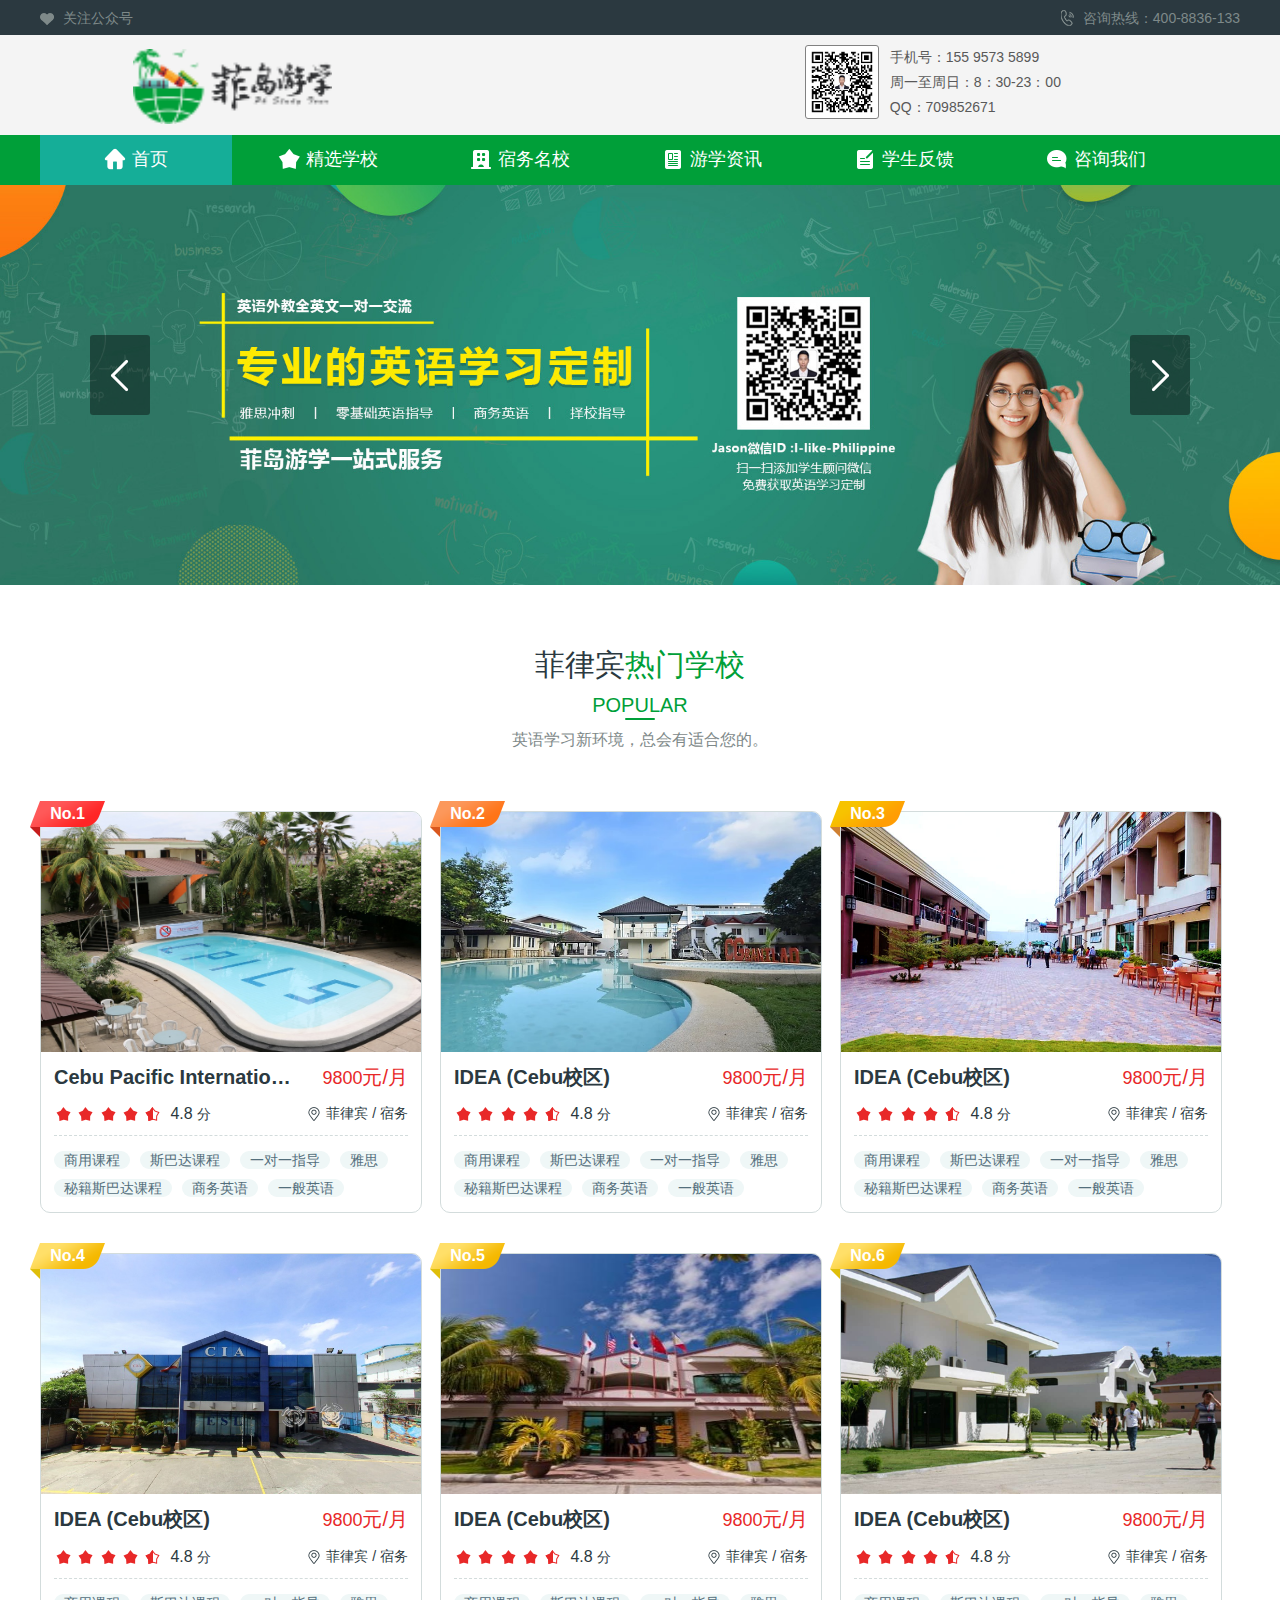
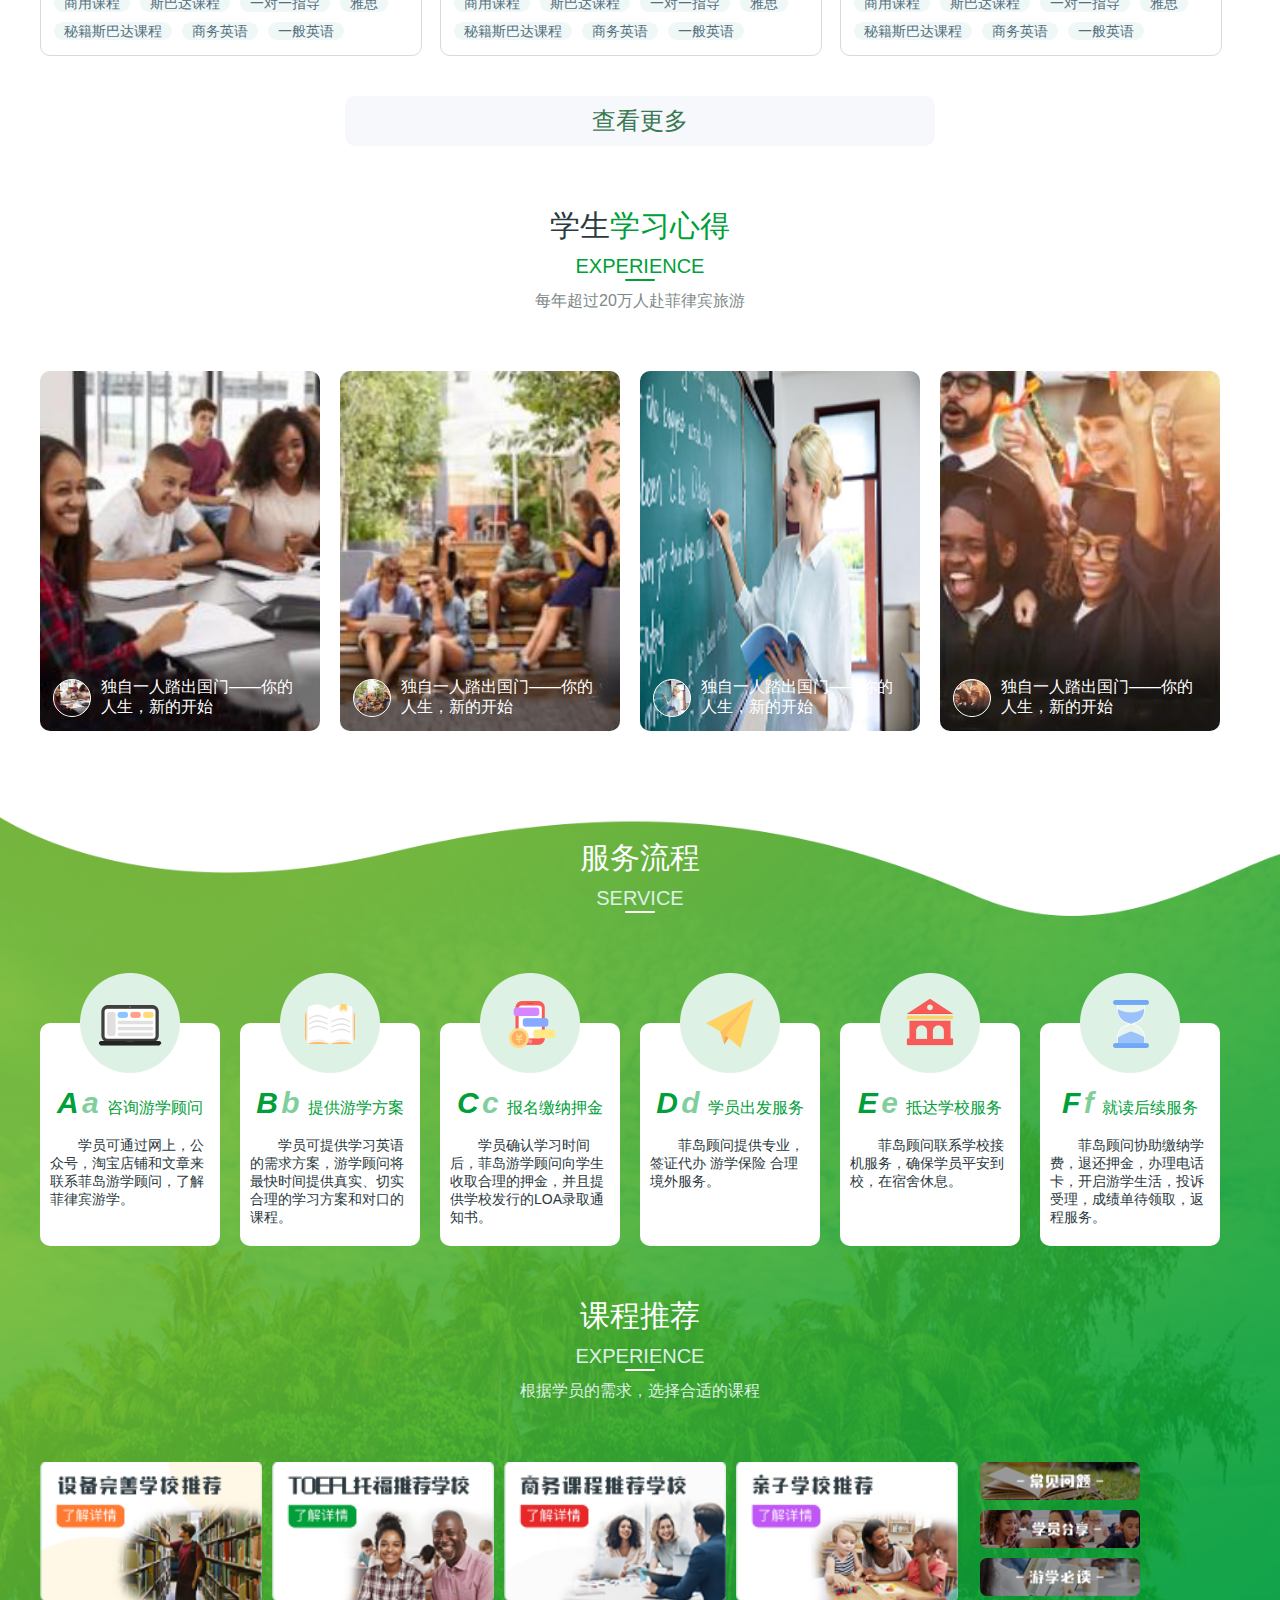
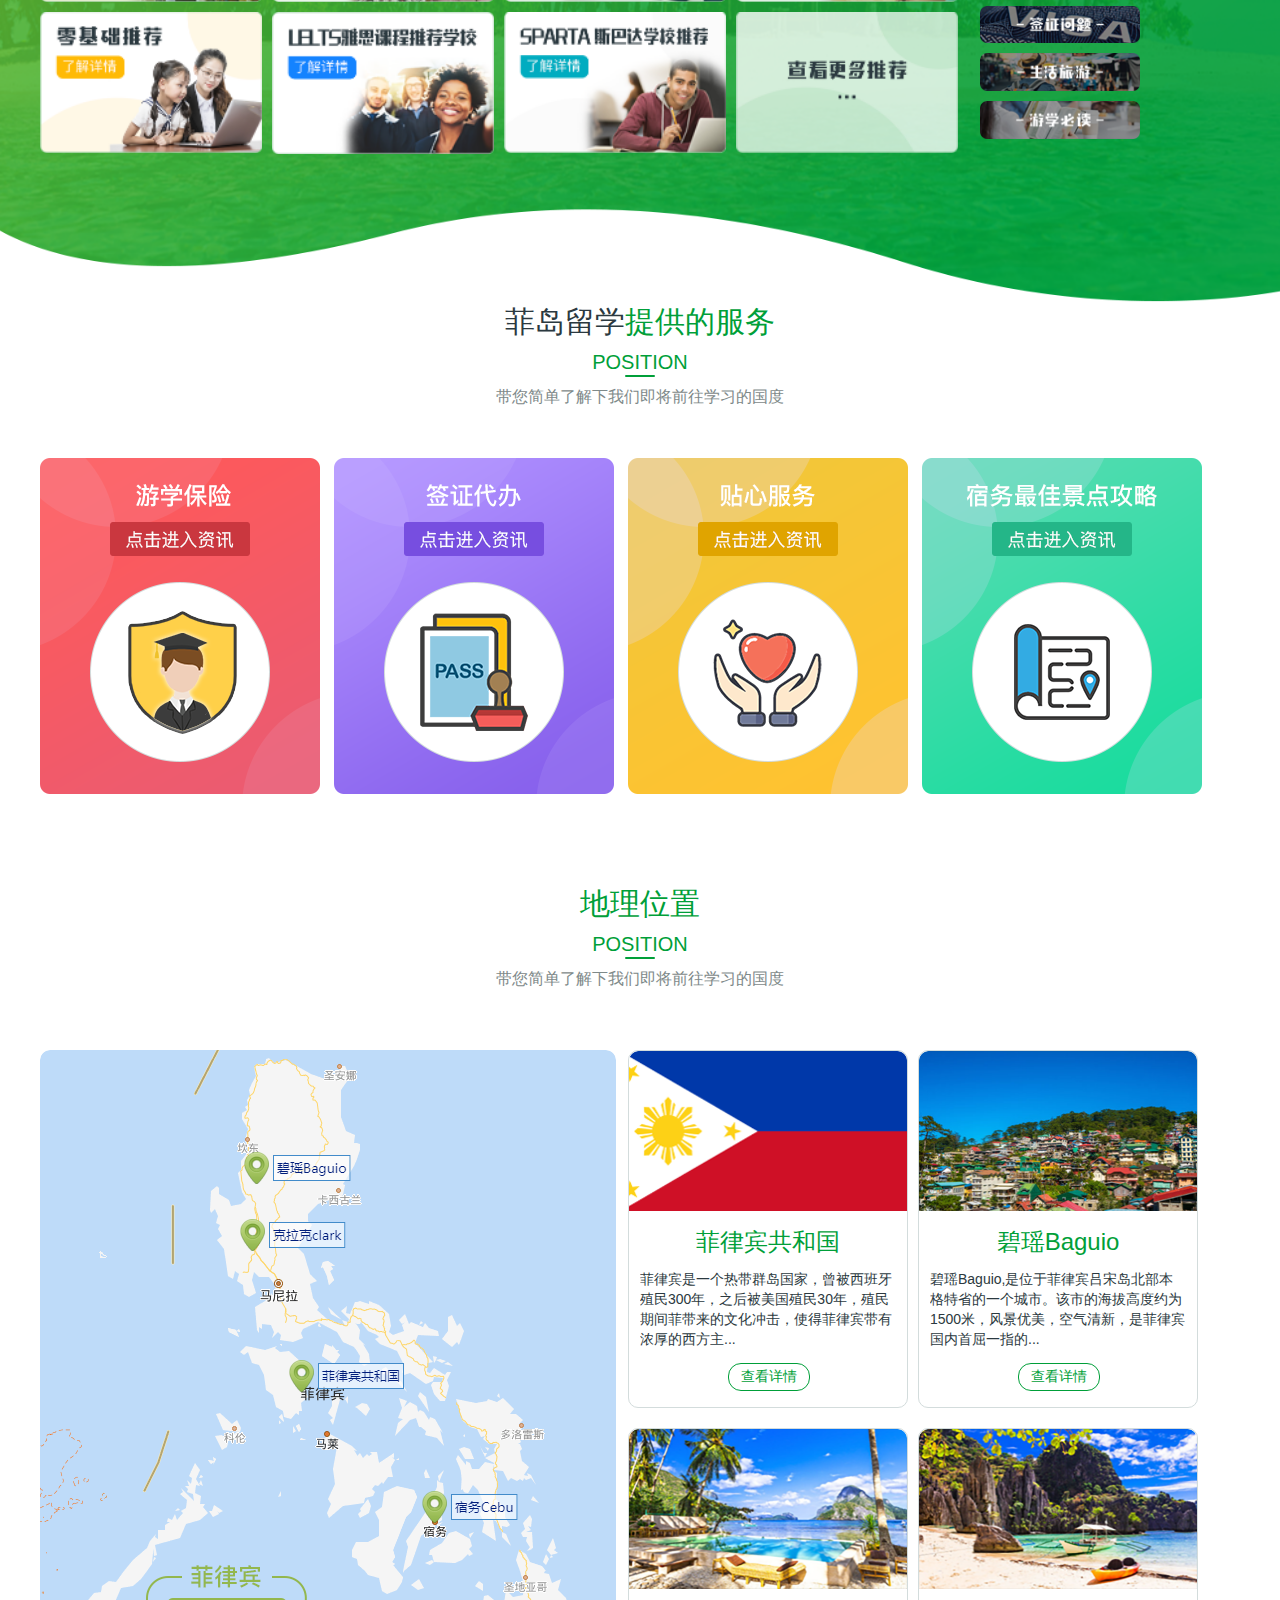
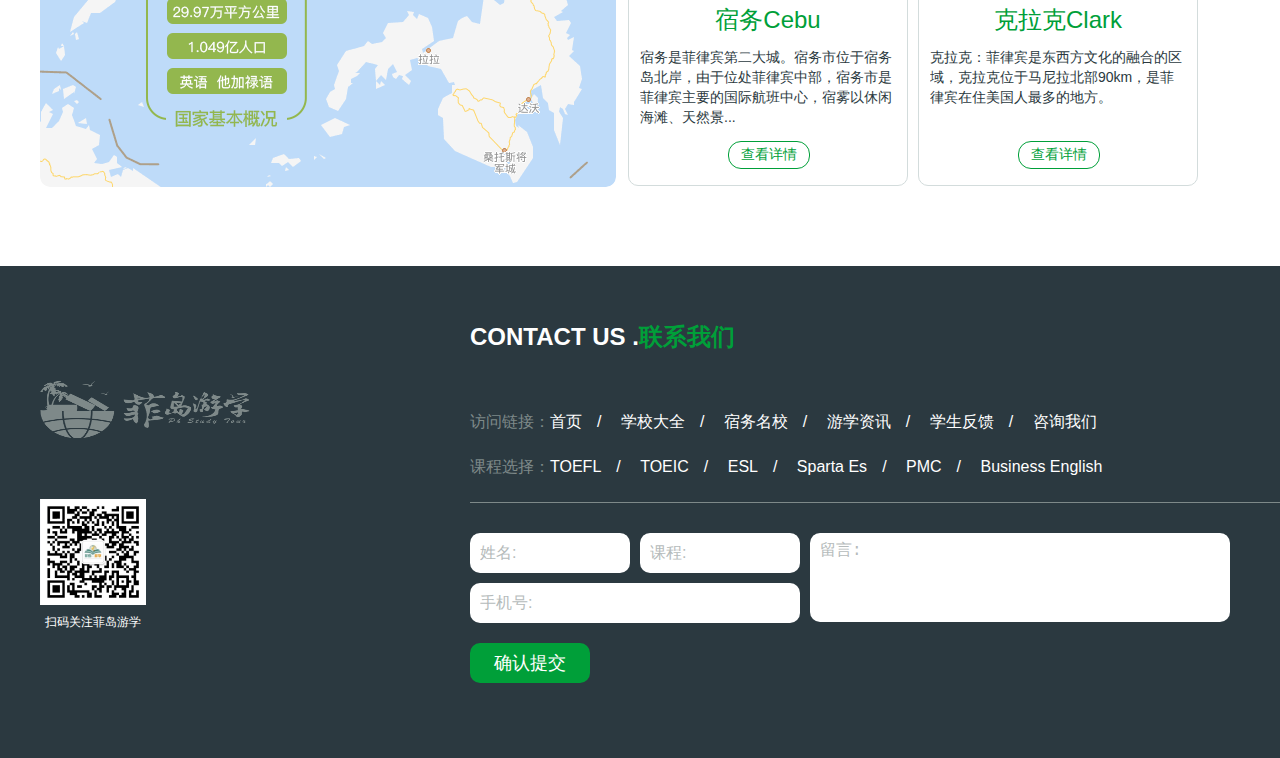
<file: index.html>
<!DOCTYPE html>
<html lang="zh">
<head>
	<meta charset="UTF-8">
	<meta name="viewport" content="width=device-width, initial-scale=1.0">
	<meta http-equiv="X-UA-Compatible" content="ie=edge">
	<title>首页</title>
	<link rel="stylesheet" href="css/index.css">
	<link rel="stylesheet" href="css/public.css">
	<link rel="stylesheet" href="css/swiper-3.4.2.min.css">
	<link rel="stylesheet" href="css/animate.css">
	<script src="js/jquery.min.js"></script>
	<script src="js/index.js"></script>
	<script src="js/public.js"></script>
	<script src="js/swiper-3.4.2.min.js"></script>
	<script type="text/javascript" src="js/prefixfree.min.js"></script>
	<script type="text/javascript" src="js/zoom-slideshow.js"></script>
</head>
<body>
	<!-- 公共顶部  A-->
	<div class="m-header">
	    <div class="header-main c">
	        <div class="header-main-left fl">
	            <div class="shou-d f14">
	                <i><img src="images/ico_1.png" alt=""></i>
	                <span>关注公众号</span>
	            </div>
	            <div class="hide-e">
	                <div class="hide-e-main f14">
	                    <i><img src="images/ico_34.png" alt=""></i>
	                    <p>
	                        <img src="images/public_ico.png" alt="">
	                    </p>
	                    <span>扫码关注公众号</span>
	                </div>
	            </div>
	        </div>
	        <div class="header-main-right fr f14">
	            <i><img src="images/ico_2.png" alt=""></i>
	            <span>咨询热线：400-8836-133</span>
	        </div>
	    </div>
	</div>
	<!-- 首页顶部 -->
	<div class="indexHeader">
		<div class="indexHeader-main c">
			<div class="left-logo fl"><a href=""><img src="images/logo.png" alt=""></a></div>
			<div class="right-box fr">
				<div class="right-box-ico fl"><img src="images/public_ico1.png" alt=""></div>
				<div class="right-box-text fl f14">
					<p>手机号：155 9573 5899</p>
					<p>周一至周日：8：30-23：00</p>
					<p>QQ：709852671</p>
				</div>
			</div>
		</div>
	</div>
	<!-- 导肮 -->
	<div class="indexNav">
		<div class="indexNav-main">
			<ul class="c">
				<li class="on">
					<a href="index.html">
						<p class="ico fl"></p>
						<p class="text fl">首页</p>
					</a>
				</li>
				<li>
					<a href="list.html" target="_blank">
						<p class="ico fl"></p>
						<p class="text fl">精选学校</p>
					</a>
				</li>
				<li>
					<a href="cebu.html" target="_blank">
						<p class="ico fl"></p>
						<p class="text fl">宿务名校</p>
					</a>
				</li>
				<li class="show-nav">
					<a href="javscript:void()">
						<p class="ico fl"></p>
						<p class="text fl">游学资讯</p>
					</a>
					<div class="hide-nav">
						<a href="list-1.html" target="_blank">常见问题</a>
						<a href="list-2.html" target="_blank">游学必读</a>
						<a href="list-3.html" target="_blank">学员分享</a>
						<a href="list-4.html" target="_blank">签证问题</a>
						<a href="list-5.html" target="_blank">生活旅游</a>
					</div>
				</li>
				<li>
					<a href="consultation.html" target="_blank">
						<p class="ico fl"></p>
						<p class="text fl">学生反馈</p>
					</a>
				</li>
				<li>
					<a href="consultation.html" target="_blank">
						<p class="ico fl"></p>
						<p class="text fl">咨询我们</p>
					</a>
				</li>
			</ul>
		</div>
	</div>
	<!-- 轮播图 -->
	<div class="bor-box">
		 <div class="m-swiperv-box swiper-container" id="m-swiperv">
		   <ul class="swiper-wrapper">
		 	  <li class="swiper-slide"><a href="javascript:void(0);"><img src="images/banner.jpg" alt=""></a></li>
		   </ul>
		   <div class="swiper-button-prev"></div>
		   <div class="swiper-button-next"></div>
		 </div>
	 </div>
	<!-- 热门学校 -->
	<div class="indexHotSchool">
		<div class="indexHotSchool-box">
			<div class="publicTitle t-c">
				<p class="title">菲律宾<em>热门学校</em></p>
				<p class="un">POPULAR</p>
				<p class="ico mt10"></p>
				<p class="text mt10">英语学习新环境，总会有适合您的。</p>
			</div>
			<div class="HotSchoold-list mt60">
				<div class="list-main">
					<ul class="c">
						<li>
							<div class="sort-ico"><span>No.1</span></div>
							<div class="li-main">
								<div class="li-main-top"><a href="#"><img src="images/a.jpg" alt=""></a></div>
								<div class="li-main-text">
									<div class="title-maun c">
										<p class="title-l"><a href="#">Cebu Pacific International Language School</a></p>
										<p class="pric-r"><span><em>9800</em>元/月</span></p>
									</div>
									<div class="pinf c">
										<div class="pinf-l c">
											<p class="ico">
												<i><img src="images/ico_8_1.png" alt=""></i>
												<i><img src="images/ico_8_1.png" alt=""></i>
												<i><img src="images/ico_8_1.png" alt=""></i>
												<i><img src="images/ico_8_1.png" alt=""></i>
												<i><img src="images/ico_8_2.png" alt=""></i>
											</p>
											<p class="fen">4.8 <em>分</em></p>
										</div>
										<div class="r-city">
											<i><img src="images/ico_4.png" alt=""></i>
											<span>菲律宾 / 宿务</span>
										</div>
									</div>
									<div class="lable c">
										<i>商用课程</i>
										<i>斯巴达课程</i>
										<i>一对一指导</i>
										<i>雅思</i>
										<i>秘籍斯巴达课程</i>
										<i>商务英语</i>
										<i>一般英语</i>
									</div>
								</div>
							</div>
							<a href="#" class="lpdata-m"><p class="lpdate-m-center"><span>查看详情</span></p></a>
						</li>
						<li>
							<div class="sort-ico"><span>No.2</span></div>
							<div class="li-main">
								<div class="li-main-top"><a href="#"><img src="images/b.jpg" alt=""></a></div>
								<div class="li-main-text">
									<div class="title-maun c">
										<p class="title-l"><a href="#">IDEA (Cebu校区)</a></p>
										<p class="pric-r"><span><em>9800</em>元/月</span></p>
									</div>
									<div class="pinf c">
										<div class="pinf-l c">
											<p class="ico">
												<i><img src="images/ico_8_1.png" alt=""></i>
												<i><img src="images/ico_8_1.png" alt=""></i>
												<i><img src="images/ico_8_1.png" alt=""></i>
												<i><img src="images/ico_8_1.png" alt=""></i>
												<i><img src="images/ico_8_2.png" alt=""></i>
											</p>
											<p class="fen">4.8 <em>分</em></p>
										</div>
										<div class="r-city">
											<i><img src="images/ico_4.png" alt=""></i>
											<span>菲律宾 / 宿务</span>
										</div>
									</div>
									<div class="lable c">
										<i>商用课程</i>
										<i>斯巴达课程</i>
										<i>一对一指导</i>
										<i>雅思</i>
										<i>秘籍斯巴达课程</i>
										<i>商务英语</i>
										<i>一般英语</i>
									</div>
								</div>
							</div>
							<a href="#" class="lpdata-m"><p class="lpdate-m-center"><span>查看详情</span></p></a>
						</li>
						<li>
							<div class="sort-ico"><span>No.3</span></div>
							<div class="li-main">
								<div class="li-main-top"><a href="#"><img src="images/8.jpg" alt=""></a></div>
								<div class="li-main-text">
									<div class="title-maun c">
										<p class="title-l"><a href="#">IDEA (Cebu校区)</a></p>
										<p class="pric-r"><span><em>9800</em>元/月</span></p>
									</div>
									<div class="pinf c">
										<div class="pinf-l c">
											<p class="ico">
												<i><img src="images/ico_8_1.png" alt=""></i>
												<i><img src="images/ico_8_1.png" alt=""></i>
												<i><img src="images/ico_8_1.png" alt=""></i>
												<i><img src="images/ico_8_1.png" alt=""></i>
												<i><img src="images/ico_8_2.png" alt=""></i>
											</p>
											<p class="fen">4.8 <em>分</em></p>
										</div>
										<div class="r-city">
											<i><img src="images/ico_4.png" alt=""></i>
											<span>菲律宾 / 宿务</span>
										</div>
									</div>
									<div class="lable c">
										<i>商用课程</i>
										<i>斯巴达课程</i>
										<i>一对一指导</i>
										<i>雅思</i>
										<i>秘籍斯巴达课程</i>
										<i>商务英语</i>
										<i>一般英语</i>
									</div>
								</div>
							</div>
							<a href="#" class="lpdata-m"><p class="lpdate-m-center"><span>查看详情</span></p></a>
						</li>
						<li>
							<div class="sort-ico"><span>No.4</span></div>
							<div class="li-main">
								<div class="li-main-top"><a href="#"><img src="images/d.jpg" alt=""></a></div>
								<div class="li-main-text">
									<div class="title-maun c">
										<p class="title-l"><a href="#">IDEA (Cebu校区)</a></p>
										<p class="pric-r"><span><em>9800</em>元/月</span></p>
									</div>
									<div class="pinf c">
										<div class="pinf-l c">
											<p class="ico">
												<i><img src="images/ico_8_1.png" alt=""></i>
												<i><img src="images/ico_8_1.png" alt=""></i>
												<i><img src="images/ico_8_1.png" alt=""></i>
												<i><img src="images/ico_8_1.png" alt=""></i>
												<i><img src="images/ico_8_2.png" alt=""></i>
											</p>
											<p class="fen">4.8 <em>分</em></p>
										</div>
										<div class="r-city">
											<i><img src="images/ico_4.png" alt=""></i>
											<span>菲律宾 / 宿务</span>
										</div>
									</div>
									<div class="lable c">
										<i>商用课程</i>
										<i>斯巴达课程</i>
										<i>一对一指导</i>
										<i>雅思</i>
										<i>秘籍斯巴达课程</i>
										<i>商务英语</i>
										<i>一般英语</i>
									</div>
								</div>
							</div>
							<a href="#" class="lpdata-m"><p class="lpdate-m-center"><span>查看详情</span></p></a>
						</li>
						<li>
							<div class="sort-ico"><span>No.5</span></div>
							<div class="li-main">
								<div class="li-main-top"><a href="#"><img src="images/e.jpg" alt=""></a></div>
								<div class="li-main-text">
									<div class="title-maun c">
										<p class="title-l"><a href="#">IDEA (Cebu校区)</a></p>
										<p class="pric-r"><span><em>9800</em>元/月</span></p>
									</div>
									<div class="pinf c">
										<div class="pinf-l c">
											<p class="ico">
												<i><img src="images/ico_8_1.png" alt=""></i>
												<i><img src="images/ico_8_1.png" alt=""></i>
												<i><img src="images/ico_8_1.png" alt=""></i>
												<i><img src="images/ico_8_1.png" alt=""></i>
												<i><img src="images/ico_8_2.png" alt=""></i>
											</p>
											<p class="fen">4.8 <em>分</em></p>
										</div>
										<div class="r-city">
											<i><img src="images/ico_4.png" alt=""></i>
											<span>菲律宾 / 宿务</span>
										</div>
									</div>
									<div class="lable c">
										<i>商用课程</i>
										<i>斯巴达课程</i>
										<i>一对一指导</i>
										<i>雅思</i>
										<i>秘籍斯巴达课程</i>
										<i>商务英语</i>
										<i>一般英语</i>
									</div>
								</div>
							</div>
							<a href="#" class="lpdata-m"><p class="lpdate-m-center"><span>查看详情</span></p></a>
						</li>
						<li>
							<div class="sort-ico"><span>No.6</span></div>
							<div class="li-main">
								<div class="li-main-top"><a href="#"><img src="images/f.jpg" alt=""></a></div>
								<div class="li-main-text">
									<div class="title-maun c">
										<p class="title-l"><a href="#">IDEA (Cebu校区)</a></p>
										<p class="pric-r"><span><em>9800</em>元/月</span></p>
									</div>
									<div class="pinf c">
										<div class="pinf-l c">
											<p class="ico">
												<i><img src="images/ico_8_1.png" alt=""></i>
												<i><img src="images/ico_8_1.png" alt=""></i>
												<i><img src="images/ico_8_1.png" alt=""></i>
												<i><img src="images/ico_8_1.png" alt=""></i>
												<i><img src="images/ico_8_2.png" alt=""></i>
											</p>
											<p class="fen">4.8 <em>分</em></p>
										</div>
										<div class="r-city">
											<i><img src="images/ico_4.png" alt=""></i>
											<span>菲律宾 / 宿务</span>
										</div>
									</div>
									<div class="lable c">
										<i>商用课程</i>
										<i>斯巴达课程</i>
										<i>一对一指导</i>
										<i>雅思</i>
										<i>秘籍斯巴达课程</i>
										<i>商务英语</i>
										<i>一般英语</i>
									</div>
								</div>
							</div>
							<a href="#" class="lpdata-m"><p class="lpdate-m-center"><span>查看详情</span></p></a>
						</li>
					</ul>
				</div>
				<div class="list-bottom">
					<a href="javascript:void(0)">查看更多</a>
				</div>
			</div>
		</div>
	</div>
	<div class="student-box mt60">
		<div class="student-main">
			<div class="publicTitle t-c">
				<p class="title">学生<em>学习心得</em></p>
				<p class="un">EXPERIENCE</p>
				<p class="ico mt10"></p>
				<p class="text mt10">每年超过20万人赴菲律宾旅游</p>
			</div>
			<div class="indexExperience-list">
				<div class="list-main Experience-hover" style="overflow: hidden;">
					<ul>
						<li>
							<a href="#">
								<div class="li-show">
									<p class="bg-ico"><img src="images/list1.jpg" alt=""></p>
									<div class="bottom-text c">
										<i><img src="images/list1.jpg" alt=""></i>
										<span>独自一人踏出国门——你的人生，新的开始</span>
									</div>
								</div>
								<div class="li-hide">
									<div class="li-hide-main">
										<i><img src="images/list1.jpg" alt=""></i>
										<p class="self">独自一人踏出国门——你的人生，新的开始</p>
										<p class="leva">2018年夏，Mickey的菲律宾微游学算起来是一个意外的收获。机缘巧合，参加此次微游学之旅。</p>
									</div>
								</div>
							</a>
						</li>
						<li>
							<a href="#">
								<div class="li-show">
									<p class="bg-ico"><img src="images/list.png" alt=""></p>
									<div class="bottom-text c">
										<i><img src="images/list.png" alt=""></i>
										<span>独自一人踏出国门——你的人生，新的开始</span>
									</div>
								</div>
								<div class="li-hide">
									<div class="li-hide-main">
										<i><img src="images/list.png" alt=""></i>
										<p class="self">独自一人踏出国门——你的人生，新的开始</p>
										<p class="leva">2018年夏，Mickey的菲律宾微游学算起来是一个意外的收获。机缘巧合，参加此次微游学之旅。</p>
									</div>
								</div>
							</a>
						</li>
						<li>
							<a href="#">
								<div class="li-show">
									<p class="bg-ico"><img src="images/li3.png" alt=""></p>
									<div class="bottom-text c">
										<i><img src="images/li3.png" alt=""></i>
										<span>独自一人踏出国门——你的人生，新的开始</span>
									</div>
								</div>
								<div class="li-hide">
									<div class="li-hide-main">
										<i><img src="images/li3.png" alt=""></i>
										<p class="self">独自一人踏出国门——你的人生，新的开始</p>
										<p class="leva">2018年夏，Mickey的菲律宾微游学算起来是一个意外的收获。机缘巧合，参加此次微游学之旅。</p>
									</div>
								</div>
							</a>
						</li>
						<li>
							<a href="#">
								<div class="li-show">
									<p class="bg-ico"><img src="images/li4.png" alt=""></p>
									<div class="bottom-text c">
										<i><img src="images/li4.png" alt=""></i>
										<span>独自一人踏出国门——你的人生，新的开始</span>
									</div>
								</div>
								<div class="li-hide">
									<div class="li-hide-main">
										<i><img src="images/li4.png" alt=""></i>
										<p class="self">独自一人踏出国门——你的人生，新的开始</p>
										<p class="leva">2018年夏，Mickey的菲律宾微游学算起来是一个意外的收获。机缘巧合，参加此次微游学之旅。</p>
									</div>
								</div>
							</a>
						</li>
					</ul>
				</div>
			</div>
		</div>
	</div>
	
	<!-- 服务流程 -->
		<div class="m-indexService">
			<div style="height:27px;"></div>
			<div class="m-indexService-main">
				<div class="Service-main">
					<div class="publicTitle t-c">
						<p class="title">服务流程</p>
						<p class="un">SERVICE</p>
						<p class="ico"></p>
					</div>
					<div class="service-list">
						<ul>
							<li>
								<a href="">
									<div class="top-ico"><img src="images/ico_18.png" alt=""></div>
									<div class="bottom-text">
										<div class="bottom-text-main">
											<div style="height:50px;"></div>
											<p class="title">
												<em>A</em>
												<i>a</i>
												<span>咨询游学顾问</span>
											</p>
											<p class="text">学员可通过网上，公众号，淘宝店铺和文章来联系菲岛游学顾问，了解菲律宾游学。</p>
										</div>
									</div>
								</a>
							</li>
							<li>
								<a href="">
									<div class="top-ico"><img src="images/ico_13.png" alt=""></div>
									<div class="bottom-text">
										<div class="bottom-text-main">
											<div style="height:50px;"></div>
											<p class="title">
												<em>B</em>
												<i>b</i>
												<span>提供游学方案</span>
											</p>
											<p class="text">学员可提供学习英语的需求方案，游学顾问将最快时间提供真实、切实合理的学习方案和对口的课程。</p>
										</div>
									</div>
								</a>
							</li>
							<li>
								<a href="">
									<div class="top-ico"><img src="images/ico_14.png" alt=""></div>
									<div class="bottom-text">
										<div class="bottom-text-main">
											<div style="height:50px;"></div>
											<p class="title">
												<em>C</em>
												<i>c</i>
												<span>报名缴纳押金</span>
											</p>
											<p class="text">学员确认学习时间后，菲岛游学顾问向学生收取合理的押金，并且提供学校发行的LOA录取通知书。</p>
										</div>
									</div>
								</a>
							</li>
							<li>
								<a href="">
									<div class="top-ico"><img src="images/ico_15.png" alt=""></div>
									<div class="bottom-text">
										<div class="bottom-text-main">
											<div style="height:50px;"></div>
											<p class="title">
												<em>D</em>
												<i>d</i>
												<span>学员出发服务</span>
											</p>
											<p class="text">菲岛顾问提供专业，签证代办 游学保险 合理境外服务。</p>
										</div>
									</div>
								</a>
							</li>
							<li>
								<a href="">
									<div class="top-ico"><img src="images/ico_16.png" alt=""></div>
									<div class="bottom-text">
										<div class="bottom-text-main">
											<div style="height:50px;"></div>
											<p class="title">
												<em>E</em>
												<i>e</i>
												<span>抵达学校服务</span>
											</p>
											<p class="text">菲岛顾问联系学校接机服务，确保学员平安到校，在宿舍休息。</p>
										</div>
									</div>
								</a>
							</li>
							<li>
								<a href="">
									<div class="top-ico"><img src="images/ico_17.png" alt=""></div>
									<div class="bottom-text">
										<div class="bottom-text-main">
											<div style="height:50px;"></div>
											<p class="title">
												<em>F</em>
												<i>f</i>
												<span>就读后续服务</span>
											</p>
											<p class="text">菲岛顾问协助缴纳学费，退还押金，办理电话卡，开启游学生活，投诉受理，成绩单待领取，返程服务。</p>
										</div>
									</div>
								</a>
							</li>
						</ul>
					</div>
				</div>
				<!-- 课程推荐 -->
				<div class="indexClass">
					<div class="publicTitle t-c">
						<p class="title">课程推荐<em></em></p>
						<p class="un">EXPERIENCE</p>
						<p class="ico mt10"></p>
						<p class="text mt10">根据学员的需求，选择合适的课程</p>
					</div>
					<div class="indexClass-main c">
						<div class="class-l">
							<ul>
								<li><a href="javascript:void(0)"><img src="images/she.png" alt=""></a></li>
								<li><a href="javascript:void(0)"><img src="images/oefl.png" alt=""></a></li>
								<li><a href="javascript:void(0)"><img src="images/shang.png" alt=""></a></li>
								<li><a href="javascript:void(0)"><img src="images/qin.png" alt=""></a></li>
								<li><a href="javascript:void(0)"><img src="images/ling.png" alt=""></a></li>
								<li><a href="javascript:void(0)"><img src="images/le.png" alt=""></a></li>
								<li><a href="javascript:void(0)"><img src="images/sparta.png" alt=""></a></li>
								<li><a href="javascript:void(0)"><img src="images/geng.png" alt=""></a></li>
							</ul>
						</div>
						<div class="class-r">
							<ul>
								<li><a href="javascript:void(0)"><img src="images/chanj.png" alt=""></a></li>
								<li><a href="javascript:void(0)"><img src="images/xy.png" alt=""></a></li>
								<li><a href="javascript:void(0)"><img src="images/yx.png" alt=""></a></li>
								<li><a href="javascript:void(0)"><img src="images/qianz.png" alt=""></a></li>
								<li><a href="javascript:void(0)"><img src="images/shengh.png" alt=""></a></li>
								<li><a href="javascript:void(0)"><img src="images/yx.png" alt=""></a></li>
							</ul>
						</div>
					</div>
				</div>
			</div>
		</div>
		<!-- 菲岛留学提供的服务 -->
		<div class="indexFeidao">
			<div class="indexFeidao-main">
				<div class="publicTitle t-c">
					<p class="title">菲岛留学<em>提供的服务</em></p>
					<p class="un">POSITION</p>
					<p class="ico mt10"></p>
					<p class="text mt10">带您简单了解下我们即将前往学习的国度</p>
				</div>
				<div class="indexFuwu">
					<ul>
						<li><a href=""><img src="images/baox2.png" alt=""></a></li>
						<li><a href=""><img src="images/qianz2.png" alt=""></a></li>
						<li><a href=""><img src="images/tiex2.png" alt=""></a></li>
						<li><a href=""><img src="images/suw2.png" alt=""></a></li>
					</ul>
				</div>
			</div>
		</div>
		<!-- 地理位置 -->
		<div class="indexMap">
			<div class="indexMap-main pt30">
				<div class="publicTitle t-c">
					<p class="title"><em>地理位置</em></p>
					<p class="un">POSITION</p>
					<p class="ico mt10"></p>
					<p class="text mt10">带您简单了解下我们即将前往学习的国度</p>
				</div>
				<div class="position-center c">
					<div class="position-l">
						<div class="ico-img"><img src="images/ico_45.png" alt=""></div>
					</div>
					<div class="position-r">
						<div class="position-r-main">
							<ul class="c">
								<li>
									<div class="top-img"><a href="#"><img src="images/ico_31.png" alt=""></a></div>
									<div class="bottom-text">
										<p class="title"><a href="#">菲律宾共和国</a></p>
										<p class="text">菲律宾是一个热带群岛国家，曾被西班牙殖民300年，之后被美国殖民30年，殖民期间菲带来的文化冲击，使得菲律宾带有浓厚的西方主...</p>
										<a href="#" class="bu-it">查看详情</a>
									</div>
								</li>
								<li>
									<div class="top-img"><a href="#"><img src="images/ico_46.png" alt=""></a></div>
									<div class="bottom-text">
										<p class="title"><a href="#">碧瑶Baguio</a></p>
										<p class="text">碧瑶Baguio,是位于菲律宾吕宋岛北部本格特省的一个城市。该市的海拔高度约为1500米，风景优美，空气清新，是菲律宾国内首屈一指的...</p>
										<a href="#" class="bu-it">查看详情</a>
									</div>
								</li>
								<li>
									<div class="top-img"><a href="#"><img src="images/index1.png" alt=""></a></div>
									<div class="bottom-text">
										<p class="title"><a href="#">宿务Cebu</a></p>
										<p class="text">宿务是菲律宾第二大城。宿务市位于宿务岛北岸，由于位处菲律宾中部，宿务市是菲律宾主要的国际航班中心，宿雾以休闲海滩、天然景...</p>
										<a href="#" class="bu-it">查看详情</a>
									</div>
								</li>
								<li>
									<div class="top-img"><a href="#"><img src="images/index2.png" alt=""></a></div>
									<div class="bottom-text">
										<p class="title"><a href="#">克拉克Clark</a></p>
										<p class="text">克拉克：菲律宾是东西方文化的融合的区域，克拉克位于马尼拉北部90km，是菲律宾在住美国人最多的地方。</p>
										<a href="#" class="bu-it">查看详情</a>
									</div>
								</li>
							</ul>
						</div>
					</div>
				</div>
			</div>
		</div>
		<!-- 公共底部 -->
		<div class="m-footer">
			<div class="m-footer-main c">
				<div class="m-footer-l">
					<div class="top-logo"><a href="index.html"><img src="images/logo_1.png" alt=""></a></div>
					<div class="public-ico">
						<p class="ico"><img src="images/public_ico.png" alt=""></p>
						<p class="text">扫码关注菲岛游学</p>
					</div>
				</div>
				<div class="m-footer-r">
					<div class="top-title"><span>CONTACT US .</span><em>联系我们</em></div>
					<div class="friendshipLink">
						<div class="link-main c">
							<div class="link-l">访问链接：</div>
							<div class="link-nav">
								<a href="index.html"><span>首页</span><i>/</i></a>
								<a href=""><span>学校大全</span><i>/</i></a>
								<a href=""><span>宿务名校</span><i>/</i></a>
								<a href=""><span>游学资讯</span><i>/</i></a>
								<a href=""><span>学生反馈</span><i>/</i></a>
								<a href=""><span>咨询我们</span><i></i></a>
							</div>
						</div>
						<div class="link-main c">
							<div class="link-l">课程选择：</div>
							<div class="link-nav">
								<a href="javascript:void(0)"><span>TOEFL</span><i>/</i></a>
								<a href="javascript:void(0)"><span>TOEIC</span><i>/</i></a>
								<a href="javascript:void(0)"><span>ESL</span><i>/</i></a>
								<a href="javascript:void(0)"><span>Sparta Es</span><i>/</i></a>
								<a href="javascript:void(0)"><span>PMC</span><i>/</i></a>
								<a href="javascript:void(0)"><span>Business English</span><i></i></a>
							</div>
						</div>
						<div class="xiang-foot"></div>
					</div>
					<div class="footer-form">
						<form action="" class="submit-area">
							<input type="hidden" name="source" value="6">
							<input type="hidden" name="equipment" value="2">
							<div class="form-cent c">
								<div class="form-cent-l">
									<p class="top-m">
										<input type="text" name="name" placeholder="姓名:">
										<input type="text" name="intention-course" placeholder="课程:">
									</p>
									<p class="bot">
										<input type="text" name="mobile" placeholder="手机号:">
									</p>
								</div>
								<div class="form-cent-r">
									<textarea rows="6" name="message" placeholder="留言:"></textarea>
								</div>
							</div>
							<div class="form-bottom">
								<a href="javascript:void(0)" class="apply-submit">确认提交</a>
							</div>
						</form>
					</div>
				</div>
			</div>
		</div>
</body>
</html>
</file>
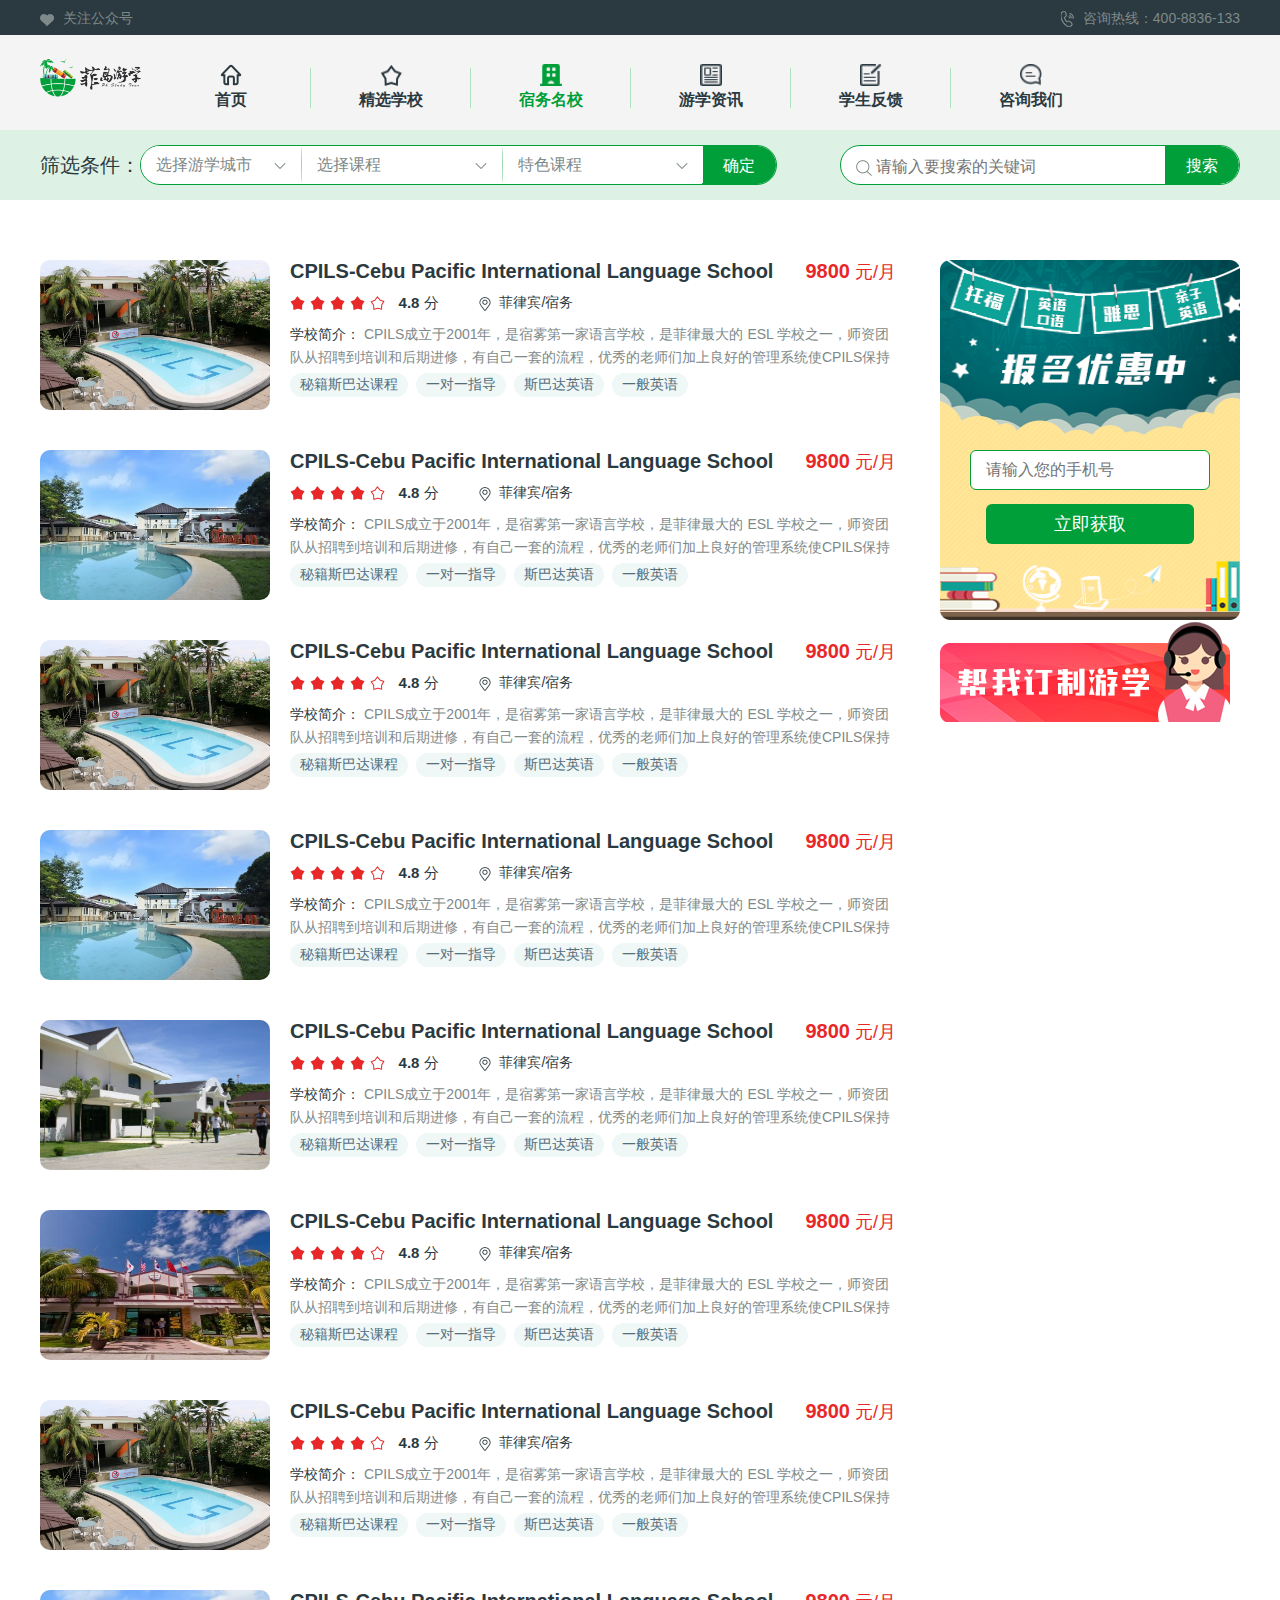
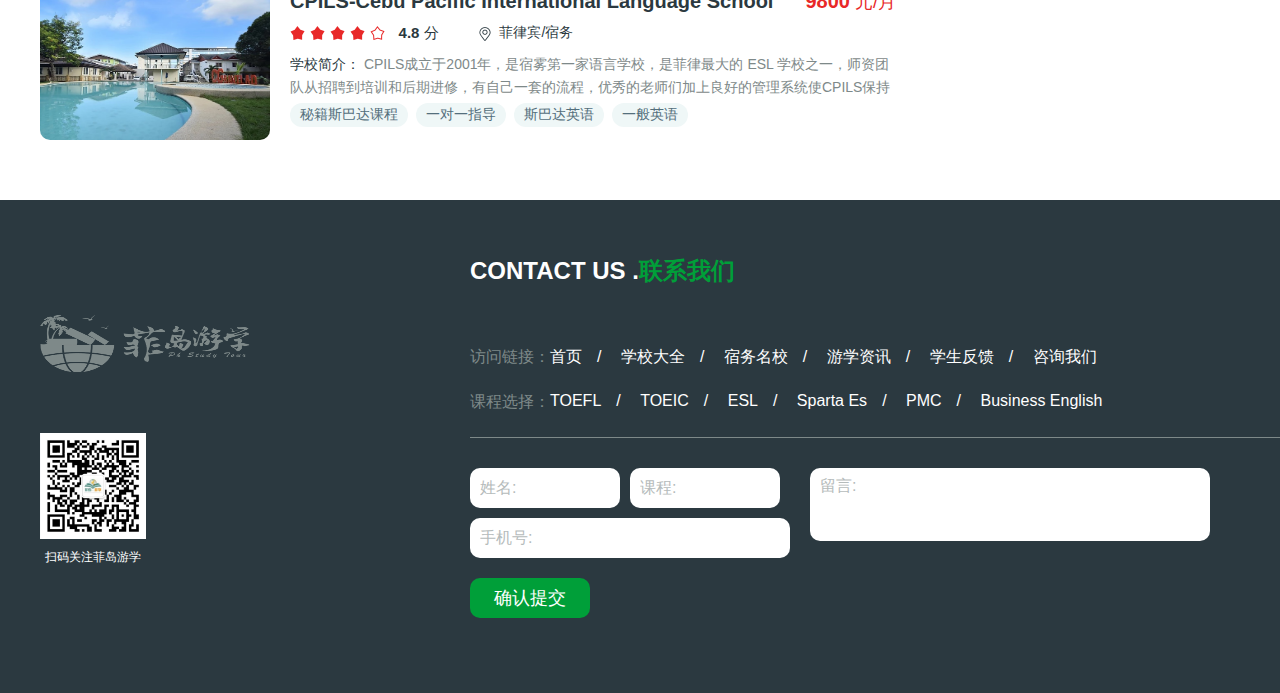
<file: cebu.html>
<!DOCTYPE html>
<html lang="zh">
<head>
	<meta charset="UTF-8">
	<meta name="viewport" content="width=device-width, initial-scale=1.0">
	<meta http-equiv="X-UA-Compatible" content="ie=edge">
	<title>宿务名校</title>
	<link rel="stylesheet" href="css/index.css">
	<link rel="stylesheet" href="css/public.css">
	<link rel="stylesheet" href="css/swiper-3.4.2.min.css">
	<link rel="stylesheet" href="css/animate.css">
	<link rel="stylesheet" type="text/css" href="css/normalize.css" />
	<link rel="stylesheet" type="text/css" href="css/htmleaf-demo.css">
	<script src="js/jquery.min.js"></script>
	<script src="js/index.js"></script>
	<script src="js/public.js"></script>
	<script src="js/swiper-3.4.2.min.js"></script>
	<script src="js/echarts.min.js"></script>
	<link rel="stylesheet" href="layui/css/layui.css">
	<script src="layui/layui.js"></script>
	<script type="text/javascript" src="js/prefixfree.min.js"></script>
	<script type="text/javascript" src="js/zoom-slideshow.js"></script>
	<script type="text/javascript" src="http://api.map.baidu.com/api?key=&v=1.1&services=true"></script>
</head>
<body>
	<!-- 公共顶部  A-->
	<div class="m-header">
	    <div class="header-main c">
	        <div class="header-main-left fl">
	            <div class="shou-d f14">
	                <i><img src="images/ico_1.png" alt=""></i>
	                <span>关注公众号</span>
	            </div>
	            <div class="hide-e">
	                <div class="hide-e-main f14">
	                    <i><img src="images/ico_34.png" alt=""></i>
	                    <p>
	                        <img src="images/public_ico.png" alt="">
	                    </p>
	                    <span>扫码关注公众号</span>
	                </div>
	            </div>
	        </div>
	        <div class="header-main-right fr f14">
	            <i><img src="images/ico_2.png" alt=""></i>
	            <span>咨询热线：400-8836-133</span>
	        </div>
	    </div>
	</div>
	<!-- 二级头部导航 -->
	<div class="m-navigationbox">
		<div class="m-navigation c">
			<a href="index.html" target="_blank" class="logo"><img src="images/logo.png" alt=""></a>
			<div class="ul c">
				<a href="index.html" target="_blank"><i></i><p>首页</p></a>
				<a href="list.html" target="_blank"><i></i><p>精选学校</p></a>
				<a href="cebu.html" target="_blank" class="on"><i></i><p>宿务名校</p></a>
				<a href="yxlist.html" target="_blank"><i></i><p>游学资讯</p></a>
				<a href="consultation.html" target="_blank"><i></i><p>学生反馈</p></a>
				<a href="consultation.html" target="_blank"><i></i><p>咨询我们</p></a>
			</div>
		</div>
	</div>
	<!-- 筛选条件 -->
	<div class="screenbox">
		<div class="screen c">
			<div class="screen-l">
				<em>筛选条件：</em>
				<div class="dropdownbox c">
					<div class="dropdown">
						<div class="dropdown-text c"><span style="width: 105px;">选择游学城市</span><img src="images/list1.png" alt=""></div>
						<div class="dropdown-l on">
							<span name="city" value="0">不限</span>
							<span name="city" value="167">宿务</span>
							<span name="city" value="169">马尼拉</span>
							<span name="city" value="168">克拉克</span>
							<span name="city" value="170">碧瑶</span>
						</div>
					</div>
					<img src="images/list7.png" alt="" class="mxt">
					<!-- 课程选择 -->
					<div class="dropdown" style="width: 200px;">
						<div class="dropdown-text c" name="curriculum"><span>选择课程</span><img src="images/list1.png" alt=""></div>
						<div class="dropdown-l" name="curriculum">
							<span name="curriculum" value="0">不限</span>
							<span name="curriculum" value="109">商务英语</span>
							<span name="curriculum" value="108">斯巴达课程</span>
							<span name="curriculum" value="107">斯巴达英语</span>
							<span name="curriculum" value="106">一般英语</span>
							<span name="curriculum" value="105">多益</span>
							<span name="curriculum" value="104">托福</span>
							<span name="curriculum" value="100">英语演讲</span>
							<span name="curriculum" value="99">雅思</span>
						</div>
					</div>
					<img src="images/list7.png" alt="" class="mxt">
					<!-- 选择特色课程 -->
					<div class="dropdown" style="width: 200px;">
						<div class="dropdown-text c">
							<span>特色课程</span><img src="images/list1.png" alt="">
						</div>
						<div class="dropdown-l" name="characteristic">
							<span name="characteristic" value="0">不限</span>
							<span name="characteristic" value="114">商用课程</span>
							<span name="characteristic" value="113">口语课程</span>
							<span name="characteristic" value="112">夏令营/冬令营</span>
							<span name="characteristic" value="111">秘籍斯巴达课程</span>
							<span name="characteristic" value="110">亲子团队</span>
							<span name="characteristic" value="101">一对一指导</span>
						</div>
					</div>
					<p class="confirm">确定</p>
				</div>
			</div>
			<div class="screen-r c">
				<img src="images/list2.png" alt="">
				<input type="text" placeholder="请输入要搜索的关键词">
				<p>搜索</p>
			</div>
		</div>
	</div>
	<!-- 学校列表 -->
	<div class="listbox c">
		<div class="list-l">
			<div class="list c">
				<a href="javascript:void(0)">
					<div class="listimg"><img src="images/a.jpg" alt=""></div>
					<div class="listtext">
						<p class="title c">
							<em>CPILS-Cebu Pacific International Language School</em>
							<span><i>9800</i> 元/月</span>
						</p>
						<div class="scorebox c">
							<div class="mscore c">
								<p class="xingon c">
									<i><img src="images/xx1.png" alt=""></i>
									<i><img src="images/xx1.png" alt=""></i>
									<i><img src="images/xx1.png" alt=""></i>
									<i><img src="images/xx1.png" alt=""></i>
									<i><img src="images/xx01.png" alt=""></i>
								</p>
								<span><i>4.8</i> 分</span>
							</div>
							<div class="address"><img src="images/dz.png" alt=""> 菲律宾/宿务</div>
							<p class="text">
								<span>学校简介：</span>
								 CPILS成立于2001年，是宿雾第一家语言学校，是菲律最大的 ESL 学校之一，师资团队从招聘到培训和后期进修，有自己一套的流程，优秀的老师们加上良好的管理系统使CPILS保持良好的声誉。CPILS是宿雾TESDA教育机构正式注册登记合格会员，也是第一个由TOEIC官方授权的TOEIC考试中心，所提供的课程都是以最高标准为学生能达到优秀和才华而设计的。
							</p>
							<div class="type c">
								<span>秘籍斯巴达课程</span>
								<span>一对一指导</span>
								<span>斯巴达英语</span>
								<span>一般英语</span>
							</div>
						</div>
					</div>
				</a>
			</div>
			<div class="list c">
				<a href="javascript:void(0)">
					<div class="listimg"><img src="images/b.jpg" alt=""></div>
					<div class="listtext">
						<p class="title c">
							<em>CPILS-Cebu Pacific International Language School</em>
							<span><i>9800</i> 元/月</span>
						</p>
						<div class="scorebox c">
							<div class="mscore c">
								<p class="xingon c">
									<i><img src="images/xx1.png" alt=""></i>
									<i><img src="images/xx1.png" alt=""></i>
									<i><img src="images/xx1.png" alt=""></i>
									<i><img src="images/xx1.png" alt=""></i>
									<i><img src="images/xx01.png" alt=""></i>
								</p>
								<span><i>4.8</i> 分</span>
							</div>
							<div class="address"><img src="images/dz.png" alt=""> 菲律宾/宿务</div>
							<p class="text">
								<span>学校简介：</span>
								 CPILS成立于2001年，是宿雾第一家语言学校，是菲律最大的 ESL 学校之一，师资团队从招聘到培训和后期进修，有自己一套的流程，优秀的老师们加上良好的管理系统使CPILS保持良好的声誉。CPILS是宿雾TESDA教育机构正式注册登记合格会员，也是第一个由TOEIC官方授权的TOEIC考试中心，所提供的课程都是以最高标准为学生能达到优秀和才华而设计的。
							</p>
							<div class="type c">
								<span>秘籍斯巴达课程</span>
								<span>一对一指导</span>
								<span>斯巴达英语</span>
								<span>一般英语</span>
							</div>
						</div>
					</div>
				</a>
			</div>
			<div class="list c">
				<a href="javascript:void(0)">
					<div class="listimg"><img src="images/a.jpg" alt=""></div>
					<div class="listtext">
						<p class="title c">
							<em>CPILS-Cebu Pacific International Language School</em>
							<span><i>9800</i> 元/月</span>
						</p>
						<div class="scorebox c">
							<div class="mscore c">
								<p class="xingon c">
									<i><img src="images/xx1.png" alt=""></i>
									<i><img src="images/xx1.png" alt=""></i>
									<i><img src="images/xx1.png" alt=""></i>
									<i><img src="images/xx1.png" alt=""></i>
									<i><img src="images/xx01.png" alt=""></i>
								</p>
								<span><i>4.8</i> 分</span>
							</div>
							<div class="address"><img src="images/dz.png" alt=""> 菲律宾/宿务</div>
							<p class="text">
								<span>学校简介：</span>
								 CPILS成立于2001年，是宿雾第一家语言学校，是菲律最大的 ESL 学校之一，师资团队从招聘到培训和后期进修，有自己一套的流程，优秀的老师们加上良好的管理系统使CPILS保持良好的声誉。CPILS是宿雾TESDA教育机构正式注册登记合格会员，也是第一个由TOEIC官方授权的TOEIC考试中心，所提供的课程都是以最高标准为学生能达到优秀和才华而设计的。
							</p>
							<div class="type c">
								<span>秘籍斯巴达课程</span>
								<span>一对一指导</span>
								<span>斯巴达英语</span>
								<span>一般英语</span>
							</div>
						</div>
					</div>
				</a>
			</div>
			<div class="list c">
				<a href="javascript:void(0)">
					<div class="listimg"><img src="images/b.jpg" alt=""></div>
					<div class="listtext">
						<p class="title c">
							<em>CPILS-Cebu Pacific International Language School</em>
							<span><i>9800</i> 元/月</span>
						</p>
						<div class="scorebox c">
							<div class="mscore c">
								<p class="xingon c">
									<i><img src="images/xx1.png" alt=""></i>
									<i><img src="images/xx1.png" alt=""></i>
									<i><img src="images/xx1.png" alt=""></i>
									<i><img src="images/xx1.png" alt=""></i>
									<i><img src="images/xx01.png" alt=""></i>
								</p>
								<span><i>4.8</i> 分</span>
							</div>
							<div class="address"><img src="images/dz.png" alt=""> 菲律宾/宿务</div>
							<p class="text">
								<span>学校简介：</span>
								 CPILS成立于2001年，是宿雾第一家语言学校，是菲律最大的 ESL 学校之一，师资团队从招聘到培训和后期进修，有自己一套的流程，优秀的老师们加上良好的管理系统使CPILS保持良好的声誉。CPILS是宿雾TESDA教育机构正式注册登记合格会员，也是第一个由TOEIC官方授权的TOEIC考试中心，所提供的课程都是以最高标准为学生能达到优秀和才华而设计的。
							</p>
							<div class="type c">
								<span>秘籍斯巴达课程</span>
								<span>一对一指导</span>
								<span>斯巴达英语</span>
								<span>一般英语</span>
							</div>
						</div>
					</div>
				</a>
			</div>
			<div class="list c">
				<a href="javascript:void(0)">
					<div class="listimg"><img src="images/f.jpg" alt=""></div>
					<div class="listtext">
						<p class="title c">
							<em>CPILS-Cebu Pacific International Language School</em>
							<span><i>9800</i> 元/月</span>
						</p>
						<div class="scorebox c">
							<div class="mscore c">
								<p class="xingon c">
									<i><img src="images/xx1.png" alt=""></i>
									<i><img src="images/xx1.png" alt=""></i>
									<i><img src="images/xx1.png" alt=""></i>
									<i><img src="images/xx1.png" alt=""></i>
									<i><img src="images/xx01.png" alt=""></i>
								</p>
								<span><i>4.8</i> 分</span>
							</div>
							<div class="address"><img src="images/dz.png" alt=""> 菲律宾/宿务</div>
							<p class="text">
								<span>学校简介：</span>
								 CPILS成立于2001年，是宿雾第一家语言学校，是菲律最大的 ESL 学校之一，师资团队从招聘到培训和后期进修，有自己一套的流程，优秀的老师们加上良好的管理系统使CPILS保持良好的声誉。CPILS是宿雾TESDA教育机构正式注册登记合格会员，也是第一个由TOEIC官方授权的TOEIC考试中心，所提供的课程都是以最高标准为学生能达到优秀和才华而设计的。
							</p>
							<div class="type c">
								<span>秘籍斯巴达课程</span>
								<span>一对一指导</span>
								<span>斯巴达英语</span>
								<span>一般英语</span>
							</div>
						</div>
					</div>
				</a>
			</div>
			<div class="list c">
				<a href="javascript:void(0)">
					<div class="listimg"><img src="images/e.jpg" alt=""></div>
					<div class="listtext">
						<p class="title c">
							<em>CPILS-Cebu Pacific International Language School</em>
							<span><i>9800</i> 元/月</span>
						</p>
						<div class="scorebox c">
							<div class="mscore c">
								<p class="xingon c">
									<i><img src="images/xx1.png" alt=""></i>
									<i><img src="images/xx1.png" alt=""></i>
									<i><img src="images/xx1.png" alt=""></i>
									<i><img src="images/xx1.png" alt=""></i>
									<i><img src="images/xx01.png" alt=""></i>
								</p>
								<span><i>4.8</i> 分</span>
							</div>
							<div class="address"><img src="images/dz.png" alt=""> 菲律宾/宿务</div>
							<p class="text">
								<span>学校简介：</span>
								 CPILS成立于2001年，是宿雾第一家语言学校，是菲律最大的 ESL 学校之一，师资团队从招聘到培训和后期进修，有自己一套的流程，优秀的老师们加上良好的管理系统使CPILS保持良好的声誉。CPILS是宿雾TESDA教育机构正式注册登记合格会员，也是第一个由TOEIC官方授权的TOEIC考试中心，所提供的课程都是以最高标准为学生能达到优秀和才华而设计的。
							</p>
							<div class="type c">
								<span>秘籍斯巴达课程</span>
								<span>一对一指导</span>
								<span>斯巴达英语</span>
								<span>一般英语</span>
							</div>
						</div>
					</div>
				</a>
			</div>
			<div class="list c">
				<a href="javascript:void(0)">
					<div class="listimg"><img src="images/a.jpg" alt=""></div>
					<div class="listtext">
						<p class="title c">
							<em>CPILS-Cebu Pacific International Language School</em>
							<span><i>9800</i> 元/月</span>
						</p>
						<div class="scorebox c">
							<div class="mscore c">
								<p class="xingon c">
									<i><img src="images/xx1.png" alt=""></i>
									<i><img src="images/xx1.png" alt=""></i>
									<i><img src="images/xx1.png" alt=""></i>
									<i><img src="images/xx1.png" alt=""></i>
									<i><img src="images/xx01.png" alt=""></i>
								</p>
								<span><i>4.8</i> 分</span>
							</div>
							<div class="address"><img src="images/dz.png" alt=""> 菲律宾/宿务</div>
							<p class="text">
								<span>学校简介：</span>
								 CPILS成立于2001年，是宿雾第一家语言学校，是菲律最大的 ESL 学校之一，师资团队从招聘到培训和后期进修，有自己一套的流程，优秀的老师们加上良好的管理系统使CPILS保持良好的声誉。CPILS是宿雾TESDA教育机构正式注册登记合格会员，也是第一个由TOEIC官方授权的TOEIC考试中心，所提供的课程都是以最高标准为学生能达到优秀和才华而设计的。
							</p>
							<div class="type c">
								<span>秘籍斯巴达课程</span>
								<span>一对一指导</span>
								<span>斯巴达英语</span>
								<span>一般英语</span>
							</div>
						</div>
					</div>
				</a>
			</div>
			<div class="list c">
				<a href="javascript:void(0)">
					<div class="listimg"><img src="images/b.jpg" alt=""></div>
					<div class="listtext">
						<p class="title c">
							<em>CPILS-Cebu Pacific International Language School</em>
							<span><i>9800</i> 元/月</span>
						</p>
						<div class="scorebox c">
							<div class="mscore c">
								<p class="xingon c">
									<i><img src="images/xx1.png" alt=""></i>
									<i><img src="images/xx1.png" alt=""></i>
									<i><img src="images/xx1.png" alt=""></i>
									<i><img src="images/xx1.png" alt=""></i>
									<i><img src="images/xx01.png" alt=""></i>
								</p>
								<span><i>4.8</i> 分</span>
							</div>
							<div class="address"><img src="images/dz.png" alt=""> 菲律宾/宿务</div>
							<p class="text">
								<span>学校简介：</span>
								 CPILS成立于2001年，是宿雾第一家语言学校，是菲律最大的 ESL 学校之一，师资团队从招聘到培训和后期进修，有自己一套的流程，优秀的老师们加上良好的管理系统使CPILS保持良好的声誉。CPILS是宿雾TESDA教育机构正式注册登记合格会员，也是第一个由TOEIC官方授权的TOEIC考试中心，所提供的课程都是以最高标准为学生能达到优秀和才华而设计的。
							</p>
							<div class="type c">
								<span>秘籍斯巴达课程</span>
								<span>一对一指导</span>
								<span>斯巴达英语</span>
								<span>一般英语</span>
							</div>
						</div>
					</div>
				</a>
			</div>
			
			
		</div>
		<div class="list-r">
			<div class="list-xg">
				<div class="xsignup">
					<img src="images/tbg.png" alt="">
					<form class="submit">
						<div class="m-bm-input">
							<input type="text" name="mobile" onfocus="this.placeholder=''" onblur="this.placeholder='请输入您的手机号'" placeholder="请输入您的手机号">
							<p class=" apply-submit">立即获取</p>
						</div>
					</form>
				</div>
				<div customized dzclick><img src="images/list4.png" alt=""></div>
			</div>
			
		</div>
	</div>
		<!-- 公共底部 -->
		<div class="m-footer">
			<div class="m-footer-main c">
				<div class="m-footer-l">
					<div class="top-logo"><a href="index.html"><img src="images/logo_1.png" alt=""></a></div>
					<div class="public-ico">
						<p class="ico"><img src="images/public_ico.png" alt=""></p>
						<p class="text">扫码关注菲岛游学</p>
					</div>
				</div>
				<div class="m-footer-r">
					<div class="top-title"><span>CONTACT US .</span><em>联系我们</em></div>
					<div class="friendshipLink">
						<div class="link-main c">
							<div class="link-l">访问链接：</div>
							<div class="link-nav">
								<a href="index.html"><span>首页</span><i>/</i></a>
								<a href=""><span>学校大全</span><i>/</i></a>
								<a href=""><span>宿务名校</span><i>/</i></a>
								<a href=""><span>游学资讯</span><i>/</i></a>
								<a href=""><span>学生反馈</span><i>/</i></a>
								<a href=""><span>咨询我们</span><i></i></a>
							</div>
						</div>
						<div class="link-main c">
							<div class="link-l">课程选择：</div>
							<div class="link-nav">
								<a href="javascript:void(0)"><span>TOEFL</span><i>/</i></a>
								<a href="javascript:void(0)"><span>TOEIC</span><i>/</i></a>
								<a href="javascript:void(0)"><span>ESL</span><i>/</i></a>
								<a href="javascript:void(0)"><span>Sparta Es</span><i>/</i></a>
								<a href="javascript:void(0)"><span>PMC</span><i>/</i></a>
								<a href="javascript:void(0)"><span>Business English</span><i></i></a>
							</div>
						</div>
						<div class="xiang-foot"></div>
					</div>
					<div class="footer-form">
						<form action="" class="submit-area">
							<input type="hidden" name="source" value="6">
							<input type="hidden" name="equipment" value="2">
							<div class="form-cent c">
								<div class="form-cent-l">
									<p class="top-m">
										<input type="text" name="name" placeholder="姓名:">
										<input type="text" name="intention-course" placeholder="课程:">
									</p>
									<p class="bot">
										<input type="text" name="mobile" placeholder="手机号:">
									</p>
								</div>
								<div class="form-cent-r">
									<textarea rows="6" name="message" placeholder="留言:"></textarea>
								</div>
							</div>
							<div class="form-bottom">
								<a href="javascript:void(0)" class="apply-submit">确认提交</a>
							</div>
						</form>
					</div>
				</div>
			</div>
		</div>
</body>
</html>
</file>
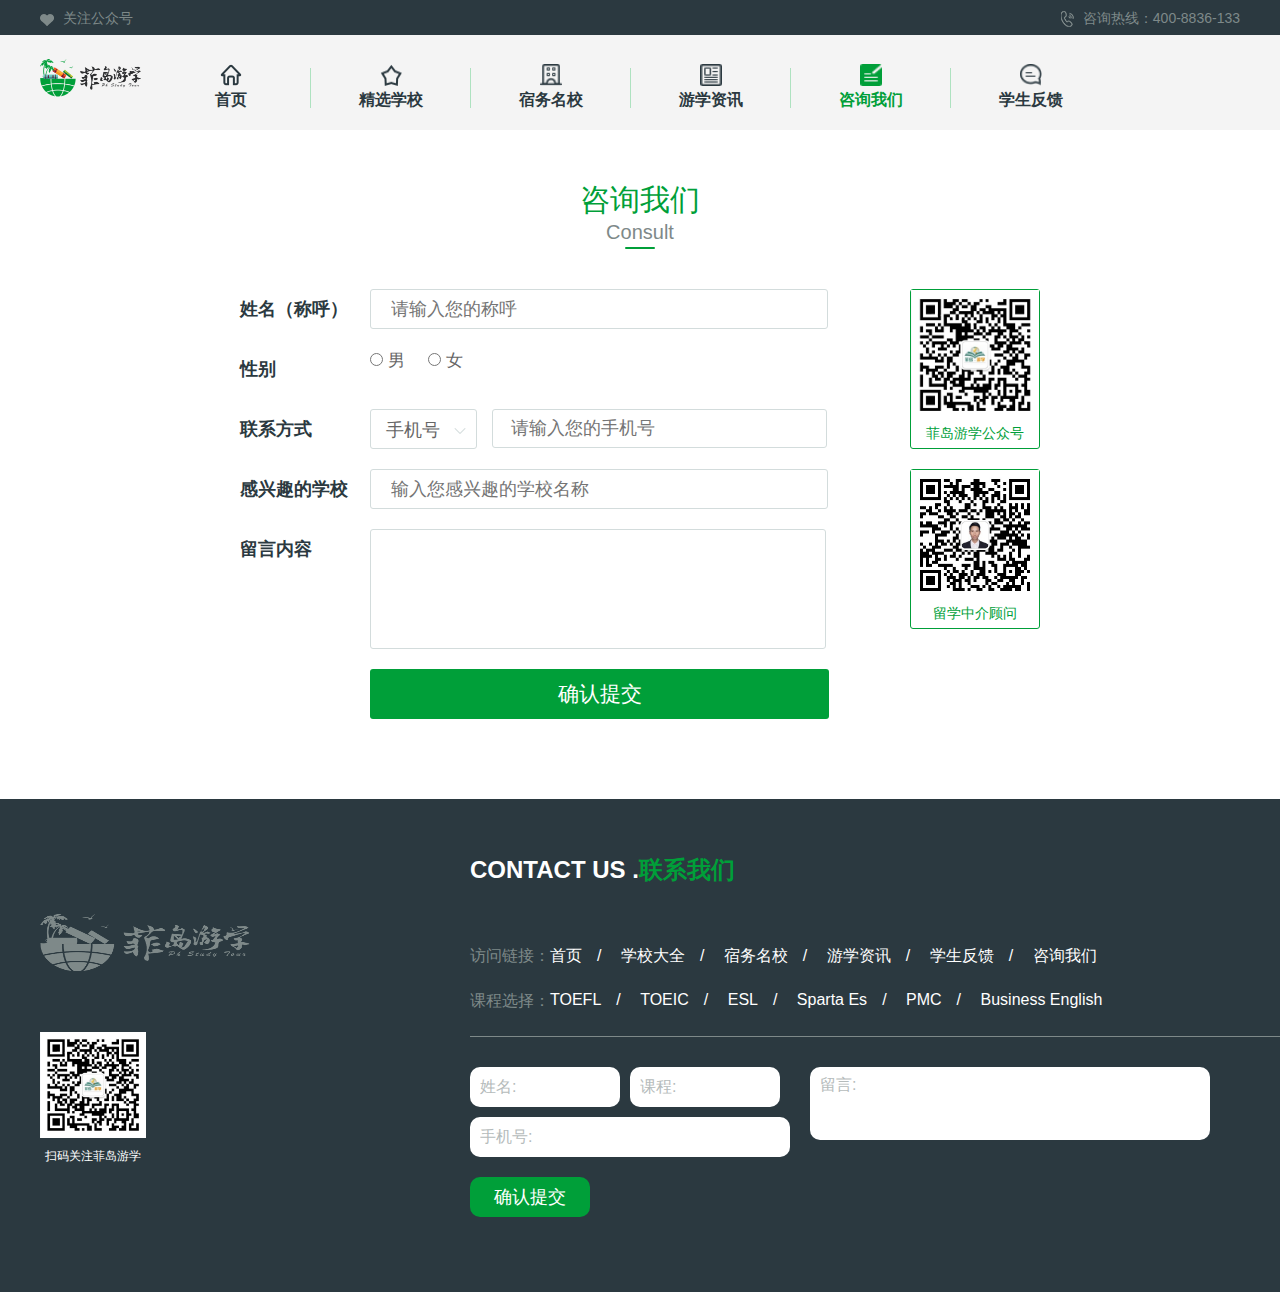
<file: consultation.html>
<!DOCTYPE html>
<html lang="zh">
<head>
	<meta charset="UTF-8">
	<meta name="viewport" content="width=device-width, initial-scale=1.0">
	<meta http-equiv="X-UA-Compatible" content="ie=edge">
	<title>咨询我们</title>
	<link rel="stylesheet" href="css/index.css">
	<link rel="stylesheet" href="css/public.css">
	<link rel="stylesheet" href="css/swiper-3.4.2.min.css">
	<link rel="stylesheet" href="css/animate.css">
	<link rel="stylesheet" type="text/css" href="css/normalize.css" />
	<link rel="stylesheet" type="text/css" href="css/htmleaf-demo.css">
	<script src="js/jquery.min.js"></script>
	<script src="js/index.js"></script>
	<script src="js/public.js"></script>
	<script src="js/swiper-3.4.2.min.js"></script>
	<script src="js/echarts.min.js"></script>
	<link rel="stylesheet" href="layui/css/layui.css">
	<script src="layui/layui.js"></script>
	<script type="text/javascript" src="js/prefixfree.min.js"></script>
	<script type="text/javascript" src="js/zoom-slideshow.js"></script>
		<script type="text/javascript" src="http://api.map.baidu.com/api?key=&v=1.1&services=true"></script>
</head>
<body>
	<!-- 公共顶部  A-->
	<div class="m-header">
	    <div class="header-main c">
	        <div class="header-main-left fl">
	            <div class="shou-d f14">
	                <i><img src="images/ico_1.png" alt=""></i>
	                <span>关注公众号</span>
	            </div>
	            <div class="hide-e">
	                <div class="hide-e-main f14">
	                    <i><img src="images/ico_34.png" alt=""></i>
	                    <p>
	                        <img src="images/public_ico.png" alt="">
	                    </p>
	                    <span>扫码关注公众号</span>
	                </div>
	            </div>
	        </div>
	        <div class="header-main-right fr f14">
	            <i><img src="images/ico_2.png" alt=""></i>
	            <span>咨询热线：400-8836-133</span>
	        </div>
	    </div>
	</div>
	<!-- 二级头部导航 -->
	<div class="m-navigationbox">
		<div class="m-navigation c">
			<a href="index.html" target="_blank" class="logo"><img src="images/logo.png" alt=""></a>
			<div class="ul c">
				<a href="index.html" target="_blank"><i></i><p>首页</p></a>
				<a href="list.html" target="_blank"><i></i><p>精选学校</p></a>
				<a href="cebu.html" target="_blank"><i></i><p>宿务名校</p></a>
				<a href="yxlist.html" target="_blank"><i></i><p>游学资讯</p></a>
				<a href="consultation.html" target="_blank" class="on"><i></i><p>咨询我们</p></a>
				<a href="consultation.html" target="_blank" ><i></i><p>学生反馈</p></a>
			</div>
		</div>
	</div>
	<!-- 内容 -->
	<div class="consultation">
		<div class="consultationtitle">
			<p class="text">咨询我们</p>
			<p class="english">Consult</p>
		</div>
		<div class="signup c">
			<form class="submit-area">
				<div class="minput c">
					<span class="title">姓名（称呼）</span>
					<input type="text" class="name" name="name" placeholder="请输入您的称呼">
				</div>
				<div class="minput c">
					<span class="title">性别</span>
					<div class="choice c">
						<input type="radio" id="rad1" name="rad" />&nbsp;<label for="rad1">男</label>&nbsp;&nbsp;&nbsp;&nbsp;
						<input type="radio" id="rad2" name="rad" />&nbsp;<label for="rad2">女</label>
					</div>
					<input type="hidden" name="gender" value="男">
				</div>
				<div class="minput c">
					<span class="title">联系方式</span>
					<div class="contact c">
						<div class="mode bmqhclick">
							<span class="c modespan"><i>手机号</i><img src="images/bm.png" alt=""></span>
							<div class="mdrodown lxfsclick">
								<span class="on" typeid="mobile" data="手机号">手机号</span>
							</div>
						</div>
						<div class="modeinput"><p><input type="text" name="mobile" placeholder="请输入您的手机号"></p></div>
					</div>
				</div>
				<div class="minput c">
					<span class="title">感兴趣的学校</span>
					<input type="text" class="name" name="intention-school" placeholder="输入您感兴趣的学校名称">
				</div>
				<div class="minput c">
					<span class="title">留言内容</span>
					<div class="textarea">
						<textarea rows="4" name="message" onfocus="this.placeholder=''" onblur="this.placeholder='留言'" placeholder="留言">
							
						</textarea>
					</div>
				</div>
				<div class="minput c">
					<div class="submission apply-submit">确认提交</div>
				</div>
			</form>
			<div class="sweepcodebox">
				<div class="sweepcode"><img src="images/public_ico.png" alt=""><p>菲岛游学公众号</p></div>
				<div class="sweepcode"><img src="images/public_ico1.png" alt=""><p>留学中介顾问</p></div>
			</div>
		</div>
	</div>
		<!-- 公共底部 -->
		<div class="m-footer">
			<div class="m-footer-main c">
				<div class="m-footer-l">
					<div class="top-logo"><a href="index.html"><img src="images/logo_1.png" alt=""></a></div>
					<div class="public-ico">
						<p class="ico"><img src="images/public_ico.png" alt=""></p>
						<p class="text">扫码关注菲岛游学</p>
					</div>
				</div>
				<div class="m-footer-r">
					<div class="top-title"><span>CONTACT US .</span><em>联系我们</em></div>
					<div class="friendshipLink">
						<div class="link-main c">
							<div class="link-l">访问链接：</div>
							<div class="link-nav">
								<a href="index.html"><span>首页</span><i>/</i></a>
								<a href=""><span>学校大全</span><i>/</i></a>
								<a href=""><span>宿务名校</span><i>/</i></a>
								<a href=""><span>游学资讯</span><i>/</i></a>
								<a href=""><span>学生反馈</span><i>/</i></a>
								<a href=""><span>咨询我们</span><i></i></a>
							</div>
						</div>
						<div class="link-main c">
							<div class="link-l">课程选择：</div>
							<div class="link-nav">
								<a href="javascript:void(0)"><span>TOEFL</span><i>/</i></a>
								<a href="javascript:void(0)"><span>TOEIC</span><i>/</i></a>
								<a href="javascript:void(0)"><span>ESL</span><i>/</i></a>
								<a href="javascript:void(0)"><span>Sparta Es</span><i>/</i></a>
								<a href="javascript:void(0)"><span>PMC</span><i>/</i></a>
								<a href="javascript:void(0)"><span>Business English</span><i></i></a>
							</div>
						</div>
						<div class="xiang-foot"></div>
					</div>
					<div class="footer-form">
						<form action="" class="submit-area">
							<input type="hidden" name="source" value="6">
							<input type="hidden" name="equipment" value="2">
							<div class="form-cent c">
								<div class="form-cent-l">
									<p class="top-m">
										<input type="text" name="name" placeholder="姓名:">
										<input type="text" name="intention-course" placeholder="课程:">
									</p>
									<p class="bot">
										<input type="text" name="mobile" placeholder="手机号:">
									</p>
								</div>
								<div class="form-cent-r">
									<textarea rows="6" name="message" placeholder="留言:"></textarea>
								</div>
							</div>
							<div class="form-bottom">
								<a href="javascript:void(0)" class="apply-submit">确认提交</a>
							</div>
						</form>
					</div>
				</div>
			</div>
		</div>
</body>
</html>
</file>
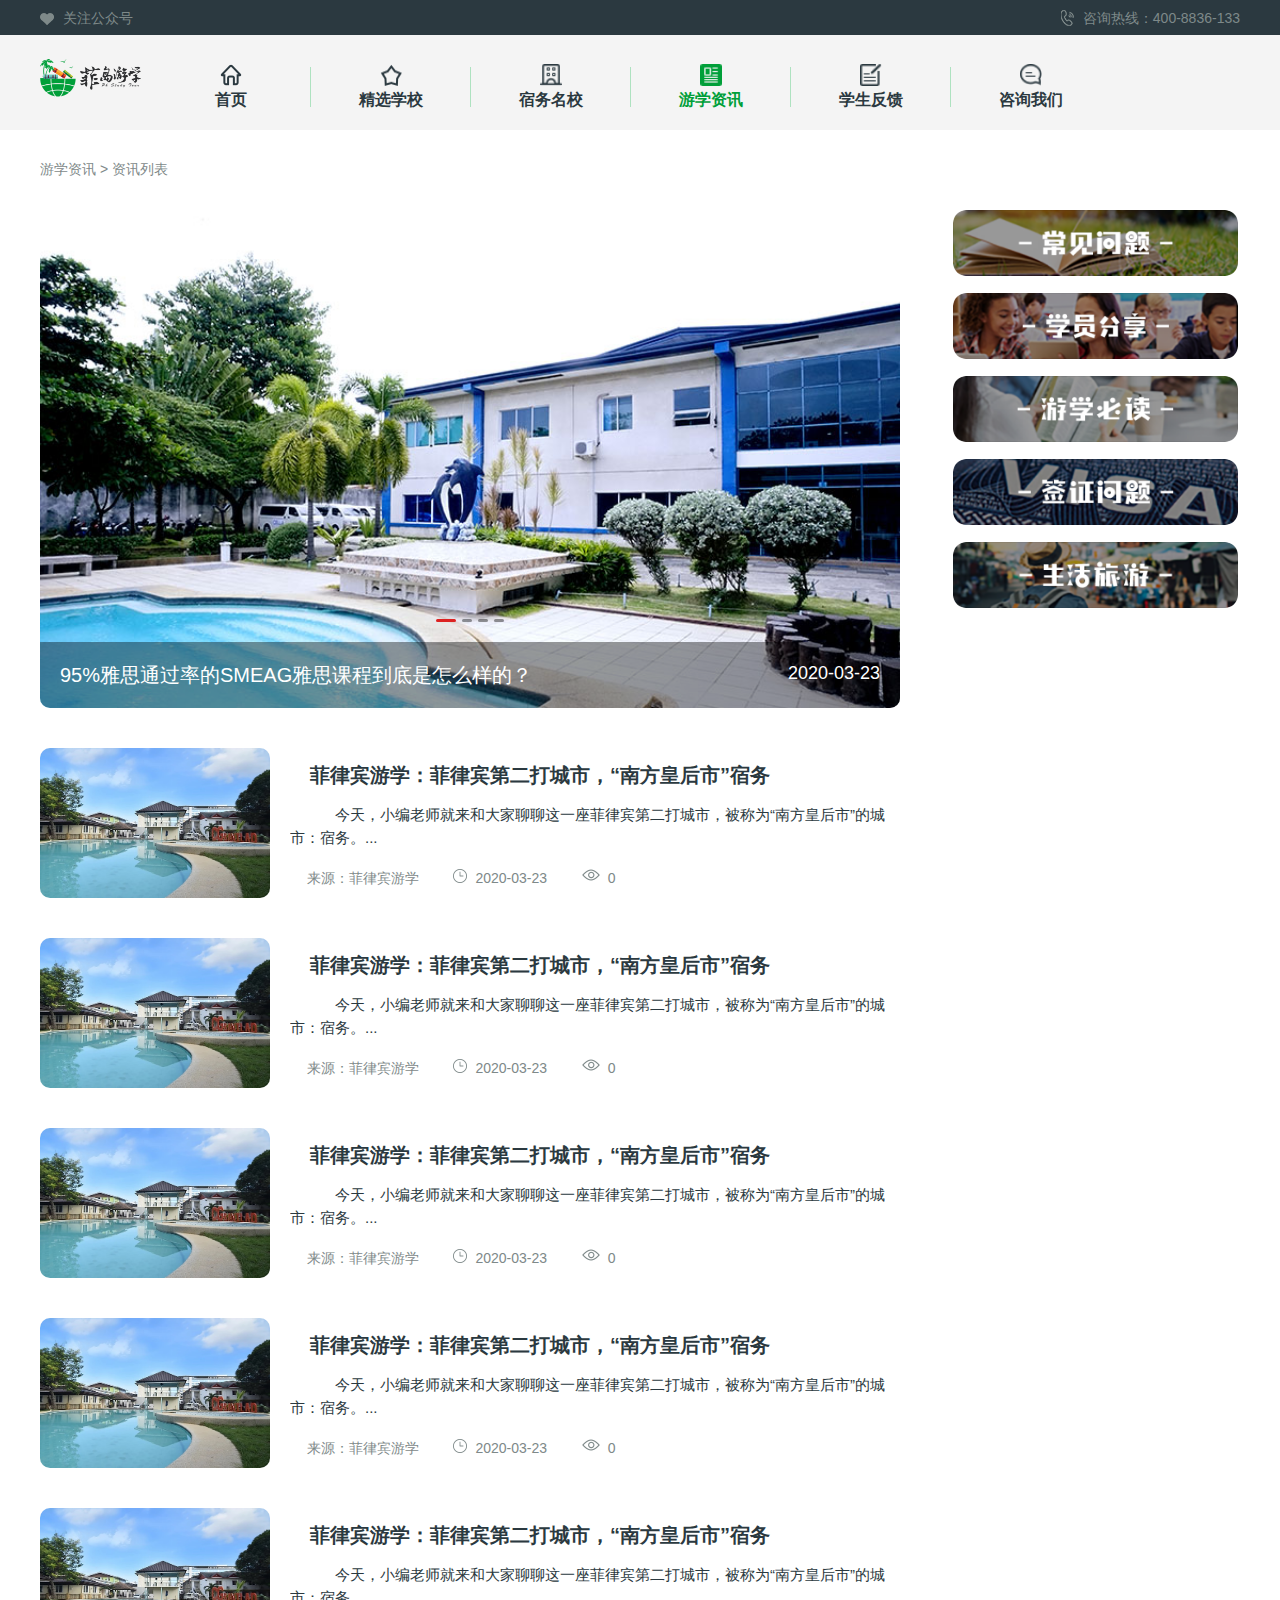
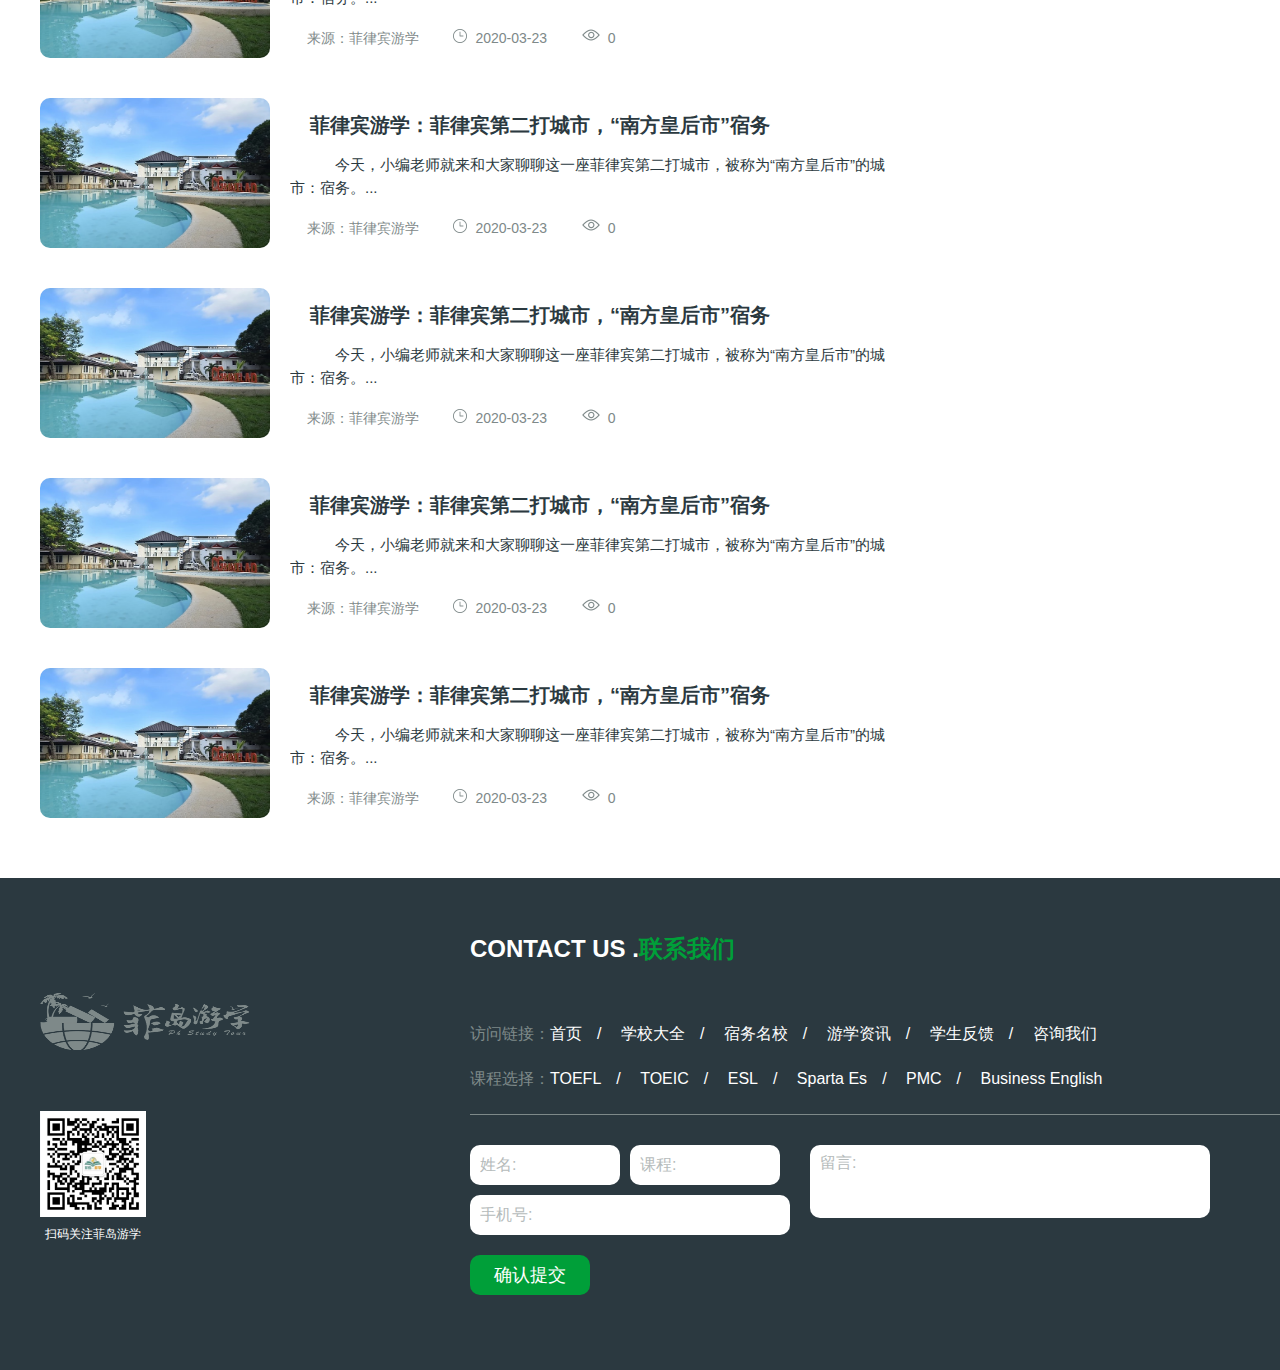
<file: list-1.html>
<!DOCTYPE html>
<html lang="zh">
<head>
	<meta charset="UTF-8">
	<meta name="viewport" content="width=device-width, initial-scale=1.0">
	<meta http-equiv="X-UA-Compatible" content="ie=edge">
	<title>常见问题</title>
	<link rel="stylesheet" href="css/index.css">
	<link rel="stylesheet" href="css/public.css">
	<link rel="stylesheet" href="css/animate.css">
	<link rel="stylesheet" type="text/css" href="css/normalize.css" />
	<link rel="stylesheet" type="text/css" href="css/htmleaf-demo.css">
	<script src="js/jquery.min.js"></script>
	<script src="js/index.js"></script>
	<script src="js/public.js"></script>
		<script src="js/jquery.SuperSlide.2.1.1.js"></script>
	<script src="js/echarts.min.js"></script>
	<script type="text/javascript" src="js/prefixfree.min.js"></script>
	<script type="text/javascript" src="js/zoom-slideshow.js"></script>
</head>
<body>
	<!-- 公共顶部  A-->
	<div class="m-header">
	    <div class="header-main c">
	        <div class="header-main-left fl">
	            <div class="shou-d f14">
	                <i><img src="images/ico_1.png" alt=""></i>
	                <span>关注公众号</span>
	            </div>
	            <div class="hide-e">
	                <div class="hide-e-main f14">
	                    <i><img src="images/ico_34.png" alt=""></i>
	                    <p>
	                        <img src="images/public_ico.png" alt="">
	                    </p>
	                    <span>扫码关注公众号</span>
	                </div>
	            </div>
	        </div>
	        <div class="header-main-right fr f14">
	            <i><img src="images/ico_2.png" alt=""></i>
	            <span>咨询热线：400-8836-133</span>
	        </div>
	    </div>
	</div>
	<!-- 二级头部导航 -->
	<div class="m-navigationbox">
		<div class="m-navigation c">
			<a href="index.html" target="_blank" class="logo"><img src="images/logo.png" alt=""></a>
			<div class="ul c">
				<a href="index.html" target="_blank"><i></i><p>首页</p></a>
				<a href="list.html" target="_blank"><i></i><p>精选学校</p></a>
				<a href="cebu.html" target="_blank"><i></i><p>宿务名校</p></a>
				<a href="javascript:void(0)" target="_blank" class="on"><i></i><p>游学资讯</p></a>
				<a href="consultation.html" target="_blank"><i></i><p>学生反馈</p></a>
				<a href="zxAbout.html" target="_blank"><i></i><p>咨询我们</p></a>
			</div>
		</div>
	</div>
	<!-- 面包屑导航 -->
	<div class="m-puicnav-top">
		<a href="javascript:void(0)">游学资讯</a> &gt;
		<a href="javascript:void(0)">资讯列表</a>
	</div>
	<!--轮播图  -->
	<div class="newsbox c">
		<div class="news-l">
			<div class="m-newslb-box">
				<div class="bd">
					<ul class="c">
						<li>
							<a href="javascript:void(0)"><img src="images/baer.jpg" alt=""></a>
							<p><span>95%雅思通过率的SMEAG雅思课程到底是怎么样的？</span><i>2020-03-23</i></p>
						</li>
						<li>
							<a href="javascript:void(0)"><img src="images/2hu.jpg" alt=""></a>
							<p><span>菲律宾游学攻略：出租车搭乘注意事项</span><i>2020-03-23</i></p>
						</li>
						<li>
							<a href="javascript:void(0)"><img src="images/banner.jpeg" alt=""></a>
							<p><span>去菲律宾学英语，不同年龄段选择的游学项目也不同！</span><i>2020-03-23</i></p>
						</li>
						<li>
							<a href="javascript:void(0)"><img src="images/qwv1.jpg" alt=""></a>
							<p><span>中国人学英语的故障是什么？来听听菲律宾游学两个月的学生感受</span><i>2020-03-23</i></p>
						</li>
					</ul>
				</div>
				<a href="javascript:void(0)" class="prev" onclick="return false"></a>
				<a href="javascript:void(0)" class="next"></a>
				<div class="hd">
					<ul>
						<li></li>
						<li></li>
						<li></li>
						<li></li>
					</ul>
				</div>
			</div>
			<script>
				$(".m-newslb-box").slide({
					titCell:".hd ul",
					mainCell:".bd ul",
					effect:"left",
					autoPlay:true,
					autoPage:"<li><a></a></li>",
					interTime:4000,
					});
			</script>
			<!-- 资讯列表 -->
			<div class="newslist">
				<ul>
					<li class="c">
						<a href="javscript:void(0)">
							<div class="newsimg"><img src="images/b.jpg" alt=""></div>
							<div class="newstext">
								<p class="title">菲律宾游学：菲律宾第二打城市，“南方皇后市”宿务</p>
								<p class="text">今天，小编老师就来和大家聊聊这一座菲律宾第二打城市，被称为“南方皇后市”的城市：宿务。...</p>
								<p class="source">
									<span>来源：菲律宾游学</span>
									<span><img src="images/zx1.png" alt="">2020-03-23</span>
									<span><img src="images/zx2.png" alt="" style="width: 18px;">0</span>
								</p>
							</div>
						</a>
					</li>
					<li class="c">
						<a href="javscript:void(0)">
							<div class="newsimg"><img src="images/b.jpg" alt=""></div>
							<div class="newstext">
								<p class="title">菲律宾游学：菲律宾第二打城市，“南方皇后市”宿务</p>
								<p class="text">今天，小编老师就来和大家聊聊这一座菲律宾第二打城市，被称为“南方皇后市”的城市：宿务。...</p>
								<p class="source">
									<span>来源：菲律宾游学</span>
									<span><img src="images/zx1.png" alt="">2020-03-23</span>
									<span><img src="images/zx2.png" alt="" style="width: 18px;">0</span>
								</p>
							</div>
						</a>
					</li>
					<li class="c">
						<a href="javscript:void(0)">
							<div class="newsimg"><img src="images/b.jpg" alt=""></div>
							<div class="newstext">
								<p class="title">菲律宾游学：菲律宾第二打城市，“南方皇后市”宿务</p>
								<p class="text">今天，小编老师就来和大家聊聊这一座菲律宾第二打城市，被称为“南方皇后市”的城市：宿务。...</p>
								<p class="source">
									<span>来源：菲律宾游学</span>
									<span><img src="images/zx1.png" alt="">2020-03-23</span>
									<span><img src="images/zx2.png" alt="" style="width: 18px;">0</span>
								</p>
							</div>
						</a>
					</li>
					<li class="c">
						<a href="javscript:void(0)">
							<div class="newsimg"><img src="images/b.jpg" alt=""></div>
							<div class="newstext">
								<p class="title">菲律宾游学：菲律宾第二打城市，“南方皇后市”宿务</p>
								<p class="text">今天，小编老师就来和大家聊聊这一座菲律宾第二打城市，被称为“南方皇后市”的城市：宿务。...</p>
								<p class="source">
									<span>来源：菲律宾游学</span>
									<span><img src="images/zx1.png" alt="">2020-03-23</span>
									<span><img src="images/zx2.png" alt="" style="width: 18px;">0</span>
								</p>
							</div>
						</a>
					</li>
					<li class="c">
						<a href="javscript:void(0)">
							<div class="newsimg"><img src="images/b.jpg" alt=""></div>
							<div class="newstext">
								<p class="title">菲律宾游学：菲律宾第二打城市，“南方皇后市”宿务</p>
								<p class="text">今天，小编老师就来和大家聊聊这一座菲律宾第二打城市，被称为“南方皇后市”的城市：宿务。...</p>
								<p class="source">
									<span>来源：菲律宾游学</span>
									<span><img src="images/zx1.png" alt="">2020-03-23</span>
									<span><img src="images/zx2.png" alt="" style="width: 18px;">0</span>
								</p>
							</div>
						</a>
					</li>
					<li class="c">
						<a href="javscript:void(0)">
							<div class="newsimg"><img src="images/b.jpg" alt=""></div>
							<div class="newstext">
								<p class="title">菲律宾游学：菲律宾第二打城市，“南方皇后市”宿务</p>
								<p class="text">今天，小编老师就来和大家聊聊这一座菲律宾第二打城市，被称为“南方皇后市”的城市：宿务。...</p>
								<p class="source">
									<span>来源：菲律宾游学</span>
									<span><img src="images/zx1.png" alt="">2020-03-23</span>
									<span><img src="images/zx2.png" alt="" style="width: 18px;">0</span>
								</p>
							</div>
						</a>
					</li>
					<li class="c">
						<a href="javscript:void(0)">
							<div class="newsimg"><img src="images/b.jpg" alt=""></div>
							<div class="newstext">
								<p class="title">菲律宾游学：菲律宾第二打城市，“南方皇后市”宿务</p>
								<p class="text">今天，小编老师就来和大家聊聊这一座菲律宾第二打城市，被称为“南方皇后市”的城市：宿务。...</p>
								<p class="source">
									<span>来源：菲律宾游学</span>
									<span><img src="images/zx1.png" alt="">2020-03-23</span>
									<span><img src="images/zx2.png" alt="" style="width: 18px;">0</span>
								</p>
							</div>
						</a>
					</li>
					<li class="c">
						<a href="javscript:void(0)">
							<div class="newsimg"><img src="images/b.jpg" alt=""></div>
							<div class="newstext">
								<p class="title">菲律宾游学：菲律宾第二打城市，“南方皇后市”宿务</p>
								<p class="text">今天，小编老师就来和大家聊聊这一座菲律宾第二打城市，被称为“南方皇后市”的城市：宿务。...</p>
								<p class="source">
									<span>来源：菲律宾游学</span>
									<span><img src="images/zx1.png" alt="">2020-03-23</span>
									<span><img src="images/zx2.png" alt="" style="width: 18px;">0</span>
								</p>
							</div>
						</a>
					</li>
					<li class="c">
						<a href="javscript:void(0)">
							<div class="newsimg"><img src="images/b.jpg" alt=""></div>
							<div class="newstext">
								<p class="title">菲律宾游学：菲律宾第二打城市，“南方皇后市”宿务</p>
								<p class="text">今天，小编老师就来和大家聊聊这一座菲律宾第二打城市，被称为“南方皇后市”的城市：宿务。...</p>
								<p class="source">
									<span>来源：菲律宾游学</span>
									<span><img src="images/zx1.png" alt="">2020-03-23</span>
									<span><img src="images/zx2.png" alt="" style="width: 18px;">0</span>
								</p>
							</div>
						</a>
					</li>
				</ul>
			</div>
		</div>
		<div class="new-r">
			<ul class="newsqieh">
				<li><a href="javscript:void(0)"><img src="images/chanj.png" alt=""></a></li>
				<li><a href="javscript:void(0)"><img src="images/xy.png" alt=""></a></li>
				<li><a href="javscript:void(0)"><img src="images/yx.png" alt=""></a></li>
				<li><a href="javscript:void(0)"><img src="images/qianz.png" alt=""></a></li>
				<li><a href="javscript:void(0)"><img src="images/shengh.png" alt=""></a></li>
			</ul>
		</div>
	</div>
		<!-- 公共底部 -->
		<div class="m-footer">
			<div class="m-footer-main c">
				<div class="m-footer-l">
					<div class="top-logo"><a href="index.html"><img src="images/logo_1.png" alt=""></a></div>
					<div class="public-ico">
						<p class="ico"><img src="images/public_ico.png" alt=""></p>
						<p class="text">扫码关注菲岛游学</p>
					</div>
				</div>
				<div class="m-footer-r">
					<div class="top-title"><span>CONTACT US .</span><em>联系我们</em></div>
					<div class="friendshipLink">
						<div class="link-main c">
							<div class="link-l">访问链接：</div>
							<div class="link-nav">
								<a href="index.html"><span>首页</span><i>/</i></a>
								<a href=""><span>学校大全</span><i>/</i></a>
								<a href=""><span>宿务名校</span><i>/</i></a>
								<a href=""><span>游学资讯</span><i>/</i></a>
								<a href=""><span>学生反馈</span><i>/</i></a>
								<a href=""><span>咨询我们</span><i></i></a>
							</div>
						</div>
						<div class="link-main c">
							<div class="link-l">课程选择：</div>
							<div class="link-nav">
								<a href="javascript:void(0)"><span>TOEFL</span><i>/</i></a>
								<a href="javascript:void(0)"><span>TOEIC</span><i>/</i></a>
								<a href="javascript:void(0)"><span>ESL</span><i>/</i></a>
								<a href="javascript:void(0)"><span>Sparta Es</span><i>/</i></a>
								<a href="javascript:void(0)"><span>PMC</span><i>/</i></a>
								<a href="javascript:void(0)"><span>Business English</span><i></i></a>
							</div>
						</div>
						<div class="xiang-foot"></div>
					</div>
					<div class="footer-form">
						<form action="" class="submit-area">
							<input type="hidden" name="source" value="6">
							<input type="hidden" name="equipment" value="2">
							<div class="form-cent c">
								<div class="form-cent-l">
									<p class="top-m">
										<input type="text" name="name" placeholder="姓名:">
										<input type="text" name="intention-course" placeholder="课程:">
									</p>
									<p class="bot">
										<input type="text" name="mobile" placeholder="手机号:">
									</p>
								</div>
								<div class="form-cent-r">
									<textarea rows="6" name="message" placeholder="留言:"></textarea>
								</div>
							</div>
							<div class="form-bottom">
								<a href="javascript:void(0)" class="apply-submit">确认提交</a>
							</div>
						</form>
					</div>
				</div>
			</div>
		</div>
</body>
</html>
</file>
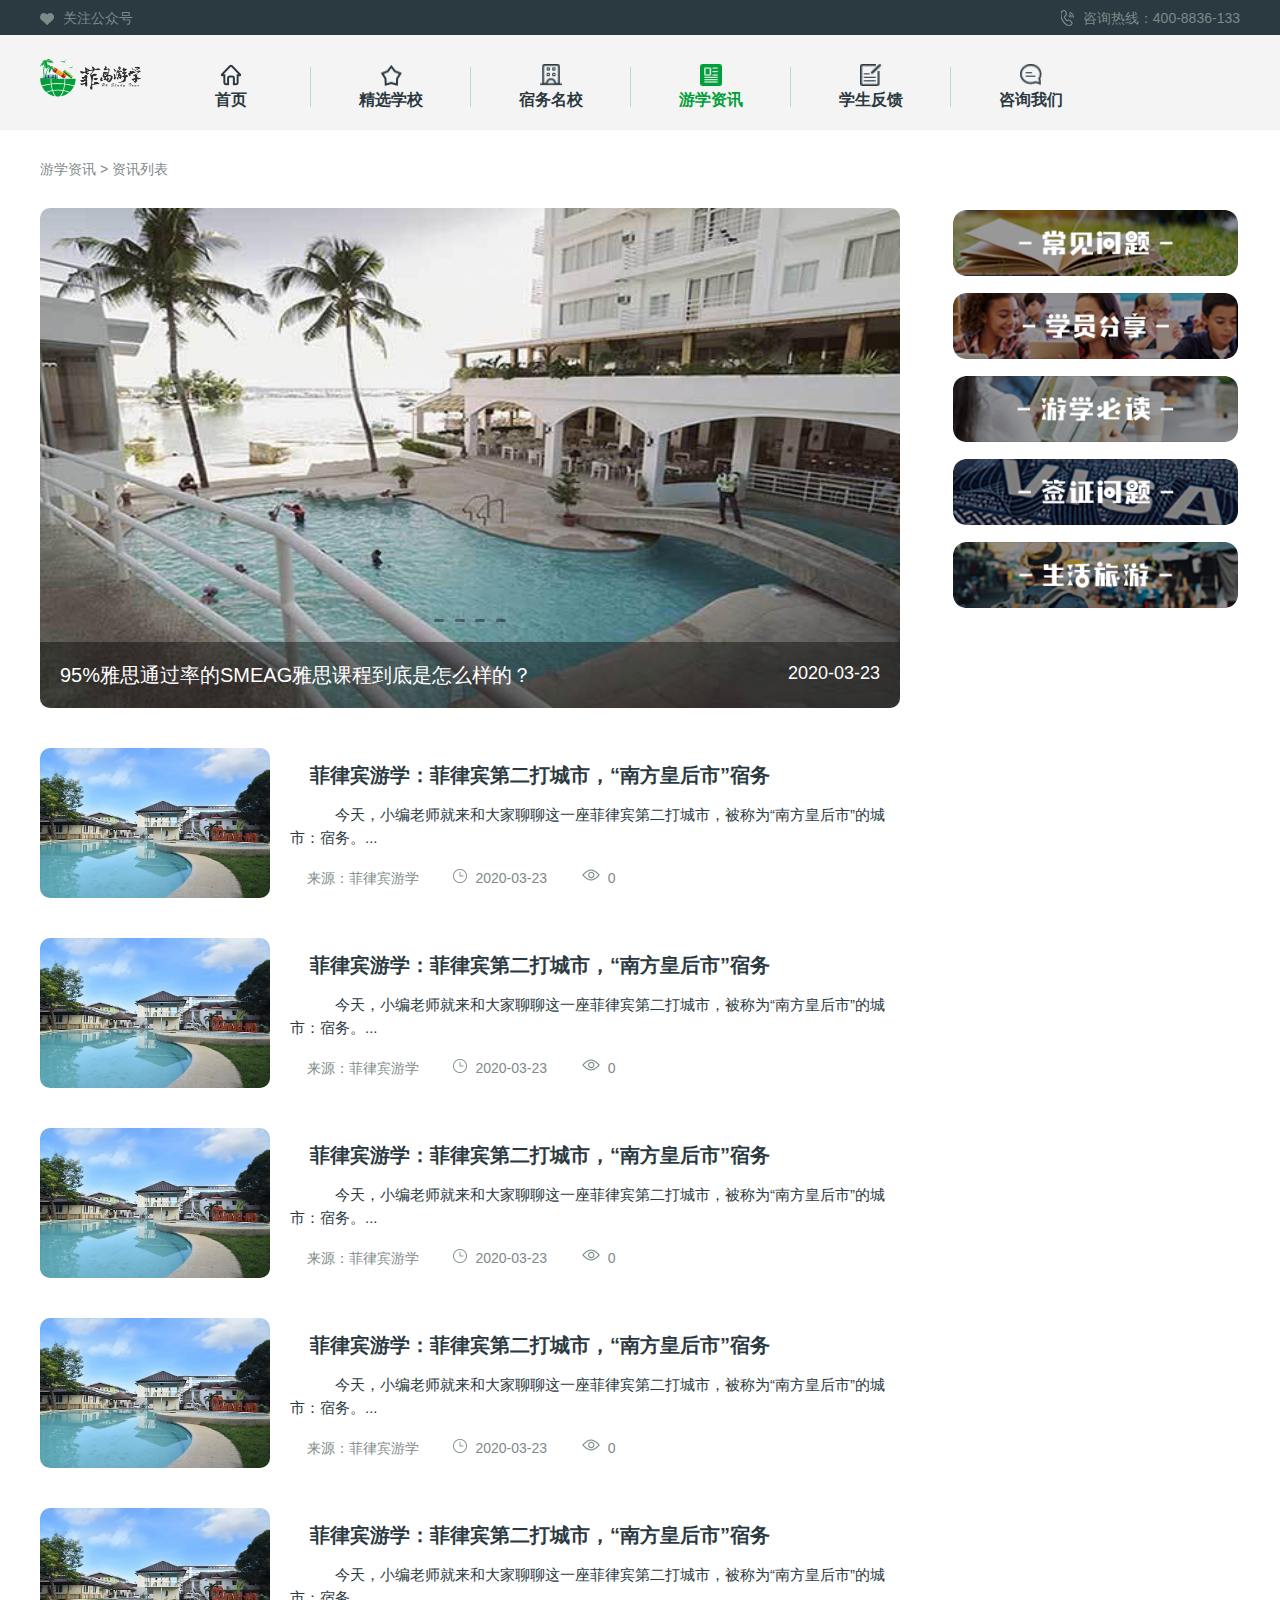
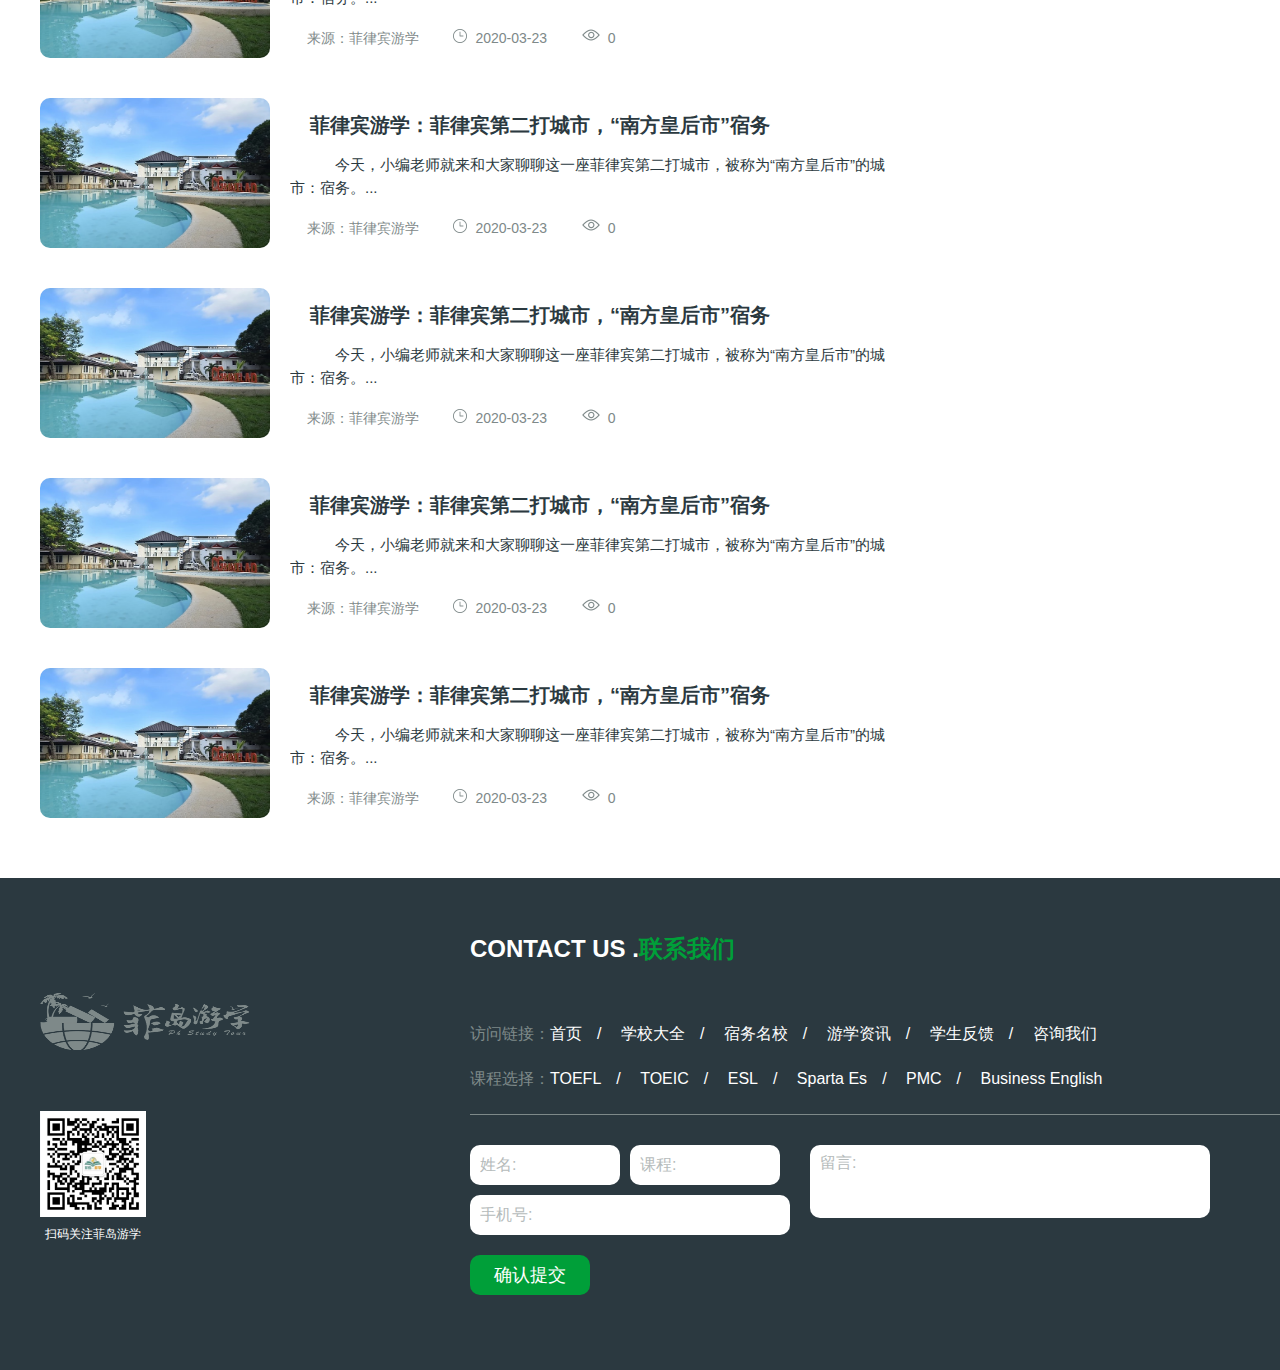
<file: list-2.html>
<!DOCTYPE html>
<html lang="zh">
<head>
	<meta charset="UTF-8">
	<meta name="viewport" content="width=device-width, initial-scale=1.0">
	<meta http-equiv="X-UA-Compatible" content="ie=edge">
	<title>游学分享</title>
	<link rel="stylesheet" href="css/index.css">
	<link rel="stylesheet" href="css/public.css">
	<link rel="stylesheet" href="css/animate.css">
	<link rel="stylesheet" type="text/css" href="css/normalize.css" />
	<link rel="stylesheet" type="text/css" href="css/htmleaf-demo.css">
	<script src="js/jquery.min.js"></script>
	<script src="js/index.js"></script>
	<script src="js/public.js"></script>
		<script src="js/jquery.SuperSlide.2.1.1.js"></script>
	<script src="js/echarts.min.js"></script>
	<script type="text/javascript" src="js/prefixfree.min.js"></script>
	<script type="text/javascript" src="js/zoom-slideshow.js"></script>
</head>
<body>
	<!-- 公共顶部  A-->
	<div class="m-header">
	    <div class="header-main c">
	        <div class="header-main-left fl">
	            <div class="shou-d f14">
	                <i><img src="images/ico_1.png" alt=""></i>
	                <span>关注公众号</span>
	            </div>
	            <div class="hide-e">
	                <div class="hide-e-main f14">
	                    <i><img src="images/ico_34.png" alt=""></i>
	                    <p>
	                        <img src="images/public_ico.png" alt="">
	                    </p>
	                    <span>扫码关注公众号</span>
	                </div>
	            </div>
	        </div>
	        <div class="header-main-right fr f14">
	            <i><img src="images/ico_2.png" alt=""></i>
	            <span>咨询热线：400-8836-133</span>
	        </div>
	    </div>
	</div>
	<!-- 二级头部导航 -->
	<div class="m-navigationbox">
		<div class="m-navigation c">
			<a href="index.html" target="_blank" class="logo"><img src="images/logo.png" alt=""></a>
			<div class="ul c">
				<a href="index.html" target="_blank"><i></i><p>首页</p></a>
				<a href="list.html" target="_blank"><i></i><p>精选学校</p></a>
				<a href="cebu.html" target="_blank"><i></i><p>宿务名校</p></a>
				<a href="javascript:void(0)" target="_blank" class="on"><i></i><p>游学资讯</p></a>
				<a href="consultation.html" target="_blank"><i></i><p>学生反馈</p></a>
				<a href="consultation.html" target="_blank"><i></i><p>咨询我们</p></a>
			</div>
		</div>
	</div>
	<!-- 面包屑导航 -->
	<div class="m-puicnav-top">
		<a href="javascript:void(0)">游学资讯</a> &gt;
		<a href="javascript:void(0)">资讯列表</a>
	</div>
	<!--轮播图  -->
	<div class="newsbox c">
		<div class="news-l">
			<div class="m-newslb-box">
				<div class="bd">
					<ul class="c">
						<li>
							<a href="javascript:void(0)"><img src="images/banner.jpeg" alt=""></a>
							<p><span>95%雅思通过率的SMEAG雅思课程到底是怎么样的？</span><i>2020-03-23</i></p>
						</li>
						<li>
							<a href="javascript:void(0)"><img src="images/banner.jpeg" alt=""></a>
							<p><span>菲律宾游学攻略：出租车搭乘注意事项</span><i>2020-03-23</i></p>
						</li>
						<li>
							<a href="javascript:void(0)"><img src="images/banner.jpeg" alt=""></a>
							<p><span>去菲律宾学英语，不同年龄段选择的游学项目也不同！</span><i>2020-03-23</i></p>
						</li>
						<li>
							<a href="javascript:void(0)"><img src="images/banner.jpeg" alt=""></a>
							<p><span>中国人学英语的故障是什么？来听听菲律宾游学两个月的学生感受</span><i>2020-03-23</i></p>
						</li>
					</ul>
				</div>
				<a href="javascript:void(0)" class="prev" onclick="return false"></a>
				<a href="javascript:void(0)" class="next"></a>
				<div class="hd">
					<ul>
						<li></li>
						<li></li>
						<li></li>
						<li></li>
					</ul>
				</div>
			</div>
			<!-- 资讯列表 -->
			<div class="newslist">
				<ul>
					<li class="c">
						<a href="javscript:void(0)">
							<div class="newsimg"><img src="images/b.jpg" alt=""></div>
							<div class="newstext">
								<p class="title">菲律宾游学：菲律宾第二打城市，“南方皇后市”宿务</p>
								<p class="text">今天，小编老师就来和大家聊聊这一座菲律宾第二打城市，被称为“南方皇后市”的城市：宿务。...</p>
								<p class="source">
									<span>来源：菲律宾游学</span>
									<span><img src="images/zx1.png" alt="">2020-03-23</span>
									<span><img src="images/zx2.png" alt="" style="width: 18px;">0</span>
								</p>
							</div>
						</a>
					</li>
					<li class="c">
						<a href="javscript:void(0)">
							<div class="newsimg"><img src="images/b.jpg" alt=""></div>
							<div class="newstext">
								<p class="title">菲律宾游学：菲律宾第二打城市，“南方皇后市”宿务</p>
								<p class="text">今天，小编老师就来和大家聊聊这一座菲律宾第二打城市，被称为“南方皇后市”的城市：宿务。...</p>
								<p class="source">
									<span>来源：菲律宾游学</span>
									<span><img src="images/zx1.png" alt="">2020-03-23</span>
									<span><img src="images/zx2.png" alt="" style="width: 18px;">0</span>
								</p>
							</div>
						</a>
					</li>
					<li class="c">
						<a href="javscript:void(0)">
							<div class="newsimg"><img src="images/b.jpg" alt=""></div>
							<div class="newstext">
								<p class="title">菲律宾游学：菲律宾第二打城市，“南方皇后市”宿务</p>
								<p class="text">今天，小编老师就来和大家聊聊这一座菲律宾第二打城市，被称为“南方皇后市”的城市：宿务。...</p>
								<p class="source">
									<span>来源：菲律宾游学</span>
									<span><img src="images/zx1.png" alt="">2020-03-23</span>
									<span><img src="images/zx2.png" alt="" style="width: 18px;">0</span>
								</p>
							</div>
						</a>
					</li>
					<li class="c">
						<a href="javscript:void(0)">
							<div class="newsimg"><img src="images/b.jpg" alt=""></div>
							<div class="newstext">
								<p class="title">菲律宾游学：菲律宾第二打城市，“南方皇后市”宿务</p>
								<p class="text">今天，小编老师就来和大家聊聊这一座菲律宾第二打城市，被称为“南方皇后市”的城市：宿务。...</p>
								<p class="source">
									<span>来源：菲律宾游学</span>
									<span><img src="images/zx1.png" alt="">2020-03-23</span>
									<span><img src="images/zx2.png" alt="" style="width: 18px;">0</span>
								</p>
							</div>
						</a>
					</li>
					<li class="c">
						<a href="javscript:void(0)">
							<div class="newsimg"><img src="images/b.jpg" alt=""></div>
							<div class="newstext">
								<p class="title">菲律宾游学：菲律宾第二打城市，“南方皇后市”宿务</p>
								<p class="text">今天，小编老师就来和大家聊聊这一座菲律宾第二打城市，被称为“南方皇后市”的城市：宿务。...</p>
								<p class="source">
									<span>来源：菲律宾游学</span>
									<span><img src="images/zx1.png" alt="">2020-03-23</span>
									<span><img src="images/zx2.png" alt="" style="width: 18px;">0</span>
								</p>
							</div>
						</a>
					</li>
					<li class="c">
						<a href="javscript:void(0)">
							<div class="newsimg"><img src="images/b.jpg" alt=""></div>
							<div class="newstext">
								<p class="title">菲律宾游学：菲律宾第二打城市，“南方皇后市”宿务</p>
								<p class="text">今天，小编老师就来和大家聊聊这一座菲律宾第二打城市，被称为“南方皇后市”的城市：宿务。...</p>
								<p class="source">
									<span>来源：菲律宾游学</span>
									<span><img src="images/zx1.png" alt="">2020-03-23</span>
									<span><img src="images/zx2.png" alt="" style="width: 18px;">0</span>
								</p>
							</div>
						</a>
					</li>
					<li class="c">
						<a href="javscript:void(0)">
							<div class="newsimg"><img src="images/b.jpg" alt=""></div>
							<div class="newstext">
								<p class="title">菲律宾游学：菲律宾第二打城市，“南方皇后市”宿务</p>
								<p class="text">今天，小编老师就来和大家聊聊这一座菲律宾第二打城市，被称为“南方皇后市”的城市：宿务。...</p>
								<p class="source">
									<span>来源：菲律宾游学</span>
									<span><img src="images/zx1.png" alt="">2020-03-23</span>
									<span><img src="images/zx2.png" alt="" style="width: 18px;">0</span>
								</p>
							</div>
						</a>
					</li>
					<li class="c">
						<a href="javscript:void(0)">
							<div class="newsimg"><img src="images/b.jpg" alt=""></div>
							<div class="newstext">
								<p class="title">菲律宾游学：菲律宾第二打城市，“南方皇后市”宿务</p>
								<p class="text">今天，小编老师就来和大家聊聊这一座菲律宾第二打城市，被称为“南方皇后市”的城市：宿务。...</p>
								<p class="source">
									<span>来源：菲律宾游学</span>
									<span><img src="images/zx1.png" alt="">2020-03-23</span>
									<span><img src="images/zx2.png" alt="" style="width: 18px;">0</span>
								</p>
							</div>
						</a>
					</li>
					<li class="c">
						<a href="javscript:void(0)">
							<div class="newsimg"><img src="images/b.jpg" alt=""></div>
							<div class="newstext">
								<p class="title">菲律宾游学：菲律宾第二打城市，“南方皇后市”宿务</p>
								<p class="text">今天，小编老师就来和大家聊聊这一座菲律宾第二打城市，被称为“南方皇后市”的城市：宿务。...</p>
								<p class="source">
									<span>来源：菲律宾游学</span>
									<span><img src="images/zx1.png" alt="">2020-03-23</span>
									<span><img src="images/zx2.png" alt="" style="width: 18px;">0</span>
								</p>
							</div>
						</a>
					</li>
				</ul>
			</div>
		</div>
		<div class="new-r">
			<ul class="newsqieh">
				<li><a href="javscript:void(0)"><img src="images/chanj.png" alt=""></a></li>
				<li><a href="javscript:void(0)"><img src="images/xy.png" alt=""></a></li>
				<li><a href="javscript:void(0)"><img src="images/yx.png" alt=""></a></li>
				<li><a href="javscript:void(0)"><img src="images/qianz.png" alt=""></a></li>
				<li><a href="javscript:void(0)"><img src="images/shengh.png" alt=""></a></li>
			</ul>
		</div>
	</div>
		<!-- 公共底部 -->
		<div class="m-footer">
			<div class="m-footer-main c">
				<div class="m-footer-l">
					<div class="top-logo"><a href="index.html"><img src="images/logo_1.png" alt=""></a></div>
					<div class="public-ico">
						<p class="ico"><img src="images/public_ico.png" alt=""></p>
						<p class="text">扫码关注菲岛游学</p>
					</div>
				</div>
				<div class="m-footer-r">
					<div class="top-title"><span>CONTACT US .</span><em>联系我们</em></div>
					<div class="friendshipLink">
						<div class="link-main c">
							<div class="link-l">访问链接：</div>
							<div class="link-nav">
								<a href="index.html"><span>首页</span><i>/</i></a>
								<a href=""><span>学校大全</span><i>/</i></a>
								<a href=""><span>宿务名校</span><i>/</i></a>
								<a href=""><span>游学资讯</span><i>/</i></a>
								<a href=""><span>学生反馈</span><i>/</i></a>
								<a href=""><span>咨询我们</span><i></i></a>
							</div>
						</div>
						<div class="link-main c">
							<div class="link-l">课程选择：</div>
							<div class="link-nav">
								<a href="javascript:void(0)"><span>TOEFL</span><i>/</i></a>
								<a href="javascript:void(0)"><span>TOEIC</span><i>/</i></a>
								<a href="javascript:void(0)"><span>ESL</span><i>/</i></a>
								<a href="javascript:void(0)"><span>Sparta Es</span><i>/</i></a>
								<a href="javascript:void(0)"><span>PMC</span><i>/</i></a>
								<a href="javascript:void(0)"><span>Business English</span><i></i></a>
							</div>
						</div>
						<div class="xiang-foot"></div>
					</div>
					<div class="footer-form">
						<form action="" class="submit-area">
							<input type="hidden" name="source" value="6">
							<input type="hidden" name="equipment" value="2">
							<div class="form-cent c">
								<div class="form-cent-l">
									<p class="top-m">
										<input type="text" name="name" placeholder="姓名:">
										<input type="text" name="intention-course" placeholder="课程:">
									</p>
									<p class="bot">
										<input type="text" name="mobile" placeholder="手机号:">
									</p>
								</div>
								<div class="form-cent-r">
									<textarea rows="6" name="message" placeholder="留言:"></textarea>
								</div>
							</div>
							<div class="form-bottom">
								<a href="javascript:void(0)" class="apply-submit">确认提交</a>
							</div>
						</form>
					</div>
				</div>
			</div>
		</div>
</body>
</html>
</file>
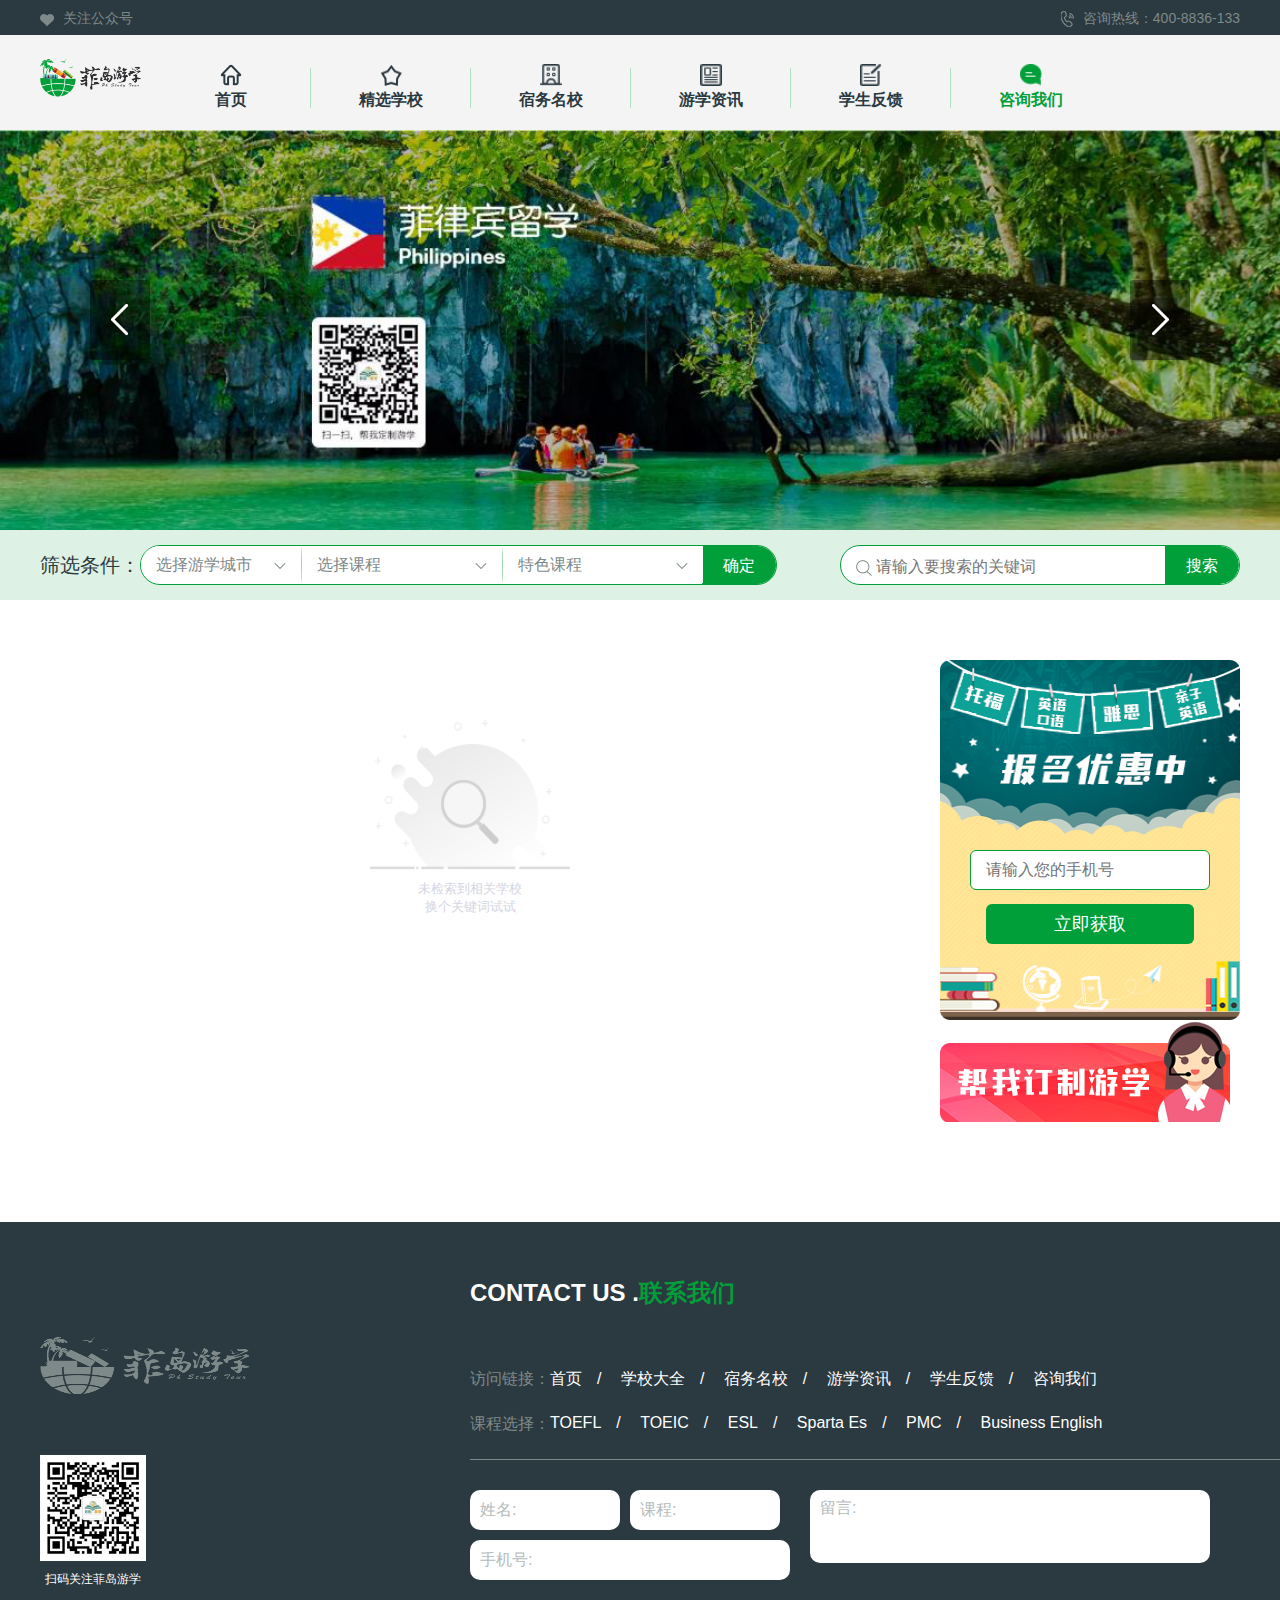
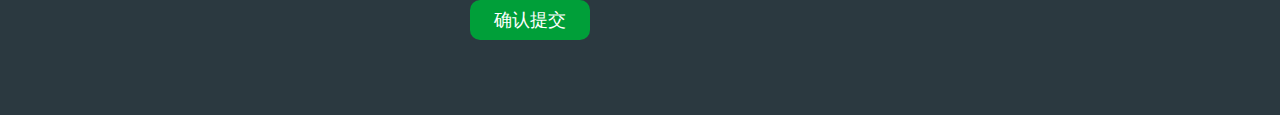
<file: list.html>
<!DOCTYPE html>
<html lang="zh">
<head>
	<meta charset="UTF-8">
	<meta name="viewport" content="width=device-width, initial-scale=1.0">
	<meta http-equiv="X-UA-Compatible" content="ie=edge">
	<title></title>
	<link rel="stylesheet" href="css/index.css">
	<link rel="stylesheet" href="css/public.css">
	<link rel="stylesheet" href="css/swiper-3.4.2.min.css">
	<link rel="stylesheet" href="css/animate.css">
	<link rel="stylesheet" type="text/css" href="css/normalize.css" />
	<link rel="stylesheet" type="text/css" href="css/htmleaf-demo.css">
	<script src="js/jquery.min.js"></script>
	<script src="js/index.js"></script>
	<script src="js/public.js"></script>
	<script src="js/swiper-3.4.2.min.js"></script>
	<script src="js/echarts.min.js"></script>
	<link rel="stylesheet" href="layui/css/layui.css">
	<script src="layui/layui.js"></script>
	<script type="text/javascript" src="js/prefixfree.min.js"></script>
	<script type="text/javascript" src="js/zoom-slideshow.js"></script>
		<script type="text/javascript" src="http://api.map.baidu.com/api?key=&v=1.1&services=true"></script>
</head>
<body>
	<!-- 公共顶部  A-->
	<div class="m-header">
	    <div class="header-main c">
	        <div class="header-main-left fl">
	            <div class="shou-d f14">
	                <i><img src="images/ico_1.png" alt=""></i>
	                <span>关注公众号</span>
	            </div>
	            <div class="hide-e">
	                <div class="hide-e-main f14">
	                    <i><img src="images/ico_34.png" alt=""></i>
	                    <p>
	                        <img src="images/public_ico.png" alt="">
	                    </p>
	                    <span>扫码关注公众号</span>
	                </div>
	            </div>
	        </div>
	        <div class="header-main-right fr f14">
	            <i><img src="images/ico_2.png" alt=""></i>
	            <span>咨询热线：400-8836-133</span>
	        </div>
	    </div>
	</div>
	<!-- 二级头部导航 -->
	<div class="m-navigationbox">
		<div class="m-navigation c">
			<a href="index.html" target="_blank" class="logo"><img src="images/logo.png" alt=""></a>
			<div class="ul c">
				<a href="index.html" target="_blank"><i></i><p>首页</p></a>
				<a href="list.html" target="_blank"><i></i><p>精选学校</p></a>
				<a href="cebu.html" target="_blank"><i></i><p>宿务名校</p></a>
				<a href="yxlist.html" target="_blank"><i></i><p>游学资讯</p></a>
				<a href="consultation.html" target="_blank"><i></i><p>学生反馈</p></a>
				<a href="consultation.html" target="_blank" class="on"><i></i><p>咨询我们</p></a>
			</div>
		</div>
	</div>
	<!-- 轮播图 -->
	<div class="bor-box">
		 <div class="m-swiperv-box swiper-container" id="m-swiperv">
		   <ul class="swiper-wrapper">
		 	  <li class="swiper-slide"><a href="javascript:void(0);"><img src="images/lunbo.png" alt=""></a></li>
		   </ul>
		   <div class="swiper-button-prev"></div>
		   <div class="swiper-button-next"></div>
		 </div>
	 </div>
	<!-- 筛选条件 -->
	<div class="screenbox">
		<div class="screen c">
			<div class="screen-l">
				<em>筛选条件：</em>
				<div class="dropdownbox c">
					<div class="dropdown">
						<div class="dropdown-text c"><span style="width: 105px;">选择游学城市</span><img src="images/list1.png" alt=""></div>
						<div class="dropdown-l on">
							<span name="city" value="0">不限</span>
							<span name="city" value="167">宿务</span>
							<span name="city" value="169">马尼拉</span>
							<span name="city" value="168">克拉克</span>
							<span name="city" value="170">碧瑶</span>
						</div>
					</div>
					<img src="images/list7.png" alt="" class="mxt">
					<!-- 课程选择 -->
					<div class="dropdown" style="width: 200px;">
						<div class="dropdown-text c" name="curriculum"><span>选择课程</span><img src="images/list1.png" alt=""></div>
						<div class="dropdown-l" name="curriculum">
							<span name="curriculum" value="0">不限</span>
							<span name="curriculum" value="109">商务英语</span>
							<span name="curriculum" value="108">斯巴达课程</span>
							<span name="curriculum" value="107">斯巴达英语</span>
							<span name="curriculum" value="106">一般英语</span>
							<span name="curriculum" value="105">多益</span>
							<span name="curriculum" value="104">托福</span>
							<span name="curriculum" value="100">英语演讲</span>
							<span name="curriculum" value="99">雅思</span>
						</div>
					</div>
					<img src="images/list7.png" alt="" class="mxt">
					<!-- 选择特色课程 -->
					<div class="dropdown" style="width: 200px;">
						<div class="dropdown-text c">
							<span>特色课程</span><img src="images/list1.png" alt="">
						</div>
						<div class="dropdown-l" name="characteristic">
							<span name="characteristic" value="0">不限</span>
							<span name="characteristic" value="114">商用课程</span>
							<span name="characteristic" value="113">口语课程</span>
							<span name="characteristic" value="112">夏令营/冬令营</span>
							<span name="characteristic" value="111">秘籍斯巴达课程</span>
							<span name="characteristic" value="110">亲子团队</span>
							<span name="characteristic" value="101">一对一指导</span>
						</div>
					</div>
					<p class="confirm">确定</p>
				</div>
			</div>
			<div class="screen-r c">
				<img src="images/list2.png" alt="">
				<input type="text" placeholder="请输入要搜索的关键词">
				<p>搜索</p>
			</div>
		</div>
	</div>
	<!--搜索  -->
	<div class="listSoucebox c">
		<div class="souce-l">
			<div class="img">
				<img src="images/sous.png" alt="">
				<p style="padding-top: 10px;">未检索到相关学校</p>
				<p>换个关键词试试</p>
			</div>
			
		</div>
		<div class="souce-r">
			<div class="list-xg">
				<div class="xsignup">
					<img src="images/tbg.png" alt="">
					<form class="submit">
						<div class="m-bm-input">
							<input type="text" name="mobile" onfocus="this.placeholder=''" onblur="this.placeholder='请输入您的手机号'" placeholder="请输入您的手机号">
							<p class=" apply-submit">立即获取</p>
						</div>
					</form>
				</div>
				<div customized dzclick><img src="images/list4.png" alt=""></div>
			</div>
		</div>
	</div>
		<!-- 公共底部 -->
		<div class="m-footer">
			<div class="m-footer-main c">
				<div class="m-footer-l">
					<div class="top-logo"><a href="index.html"><img src="images/logo_1.png" alt=""></a></div>
					<div class="public-ico">
						<p class="ico"><img src="images/public_ico.png" alt=""></p>
						<p class="text">扫码关注菲岛游学</p>
					</div>
				</div>
				<div class="m-footer-r">
					<div class="top-title"><span>CONTACT US .</span><em>联系我们</em></div>
					<div class="friendshipLink">
						<div class="link-main c">
							<div class="link-l">访问链接：</div>
							<div class="link-nav">
								<a href="index.html"><span>首页</span><i>/</i></a>
								<a href=""><span>学校大全</span><i>/</i></a>
								<a href=""><span>宿务名校</span><i>/</i></a>
								<a href=""><span>游学资讯</span><i>/</i></a>
								<a href=""><span>学生反馈</span><i>/</i></a>
								<a href=""><span>咨询我们</span><i></i></a>
							</div>
						</div>
						<div class="link-main c">
							<div class="link-l">课程选择：</div>
							<div class="link-nav">
								<a href="javascript:void(0)"><span>TOEFL</span><i>/</i></a>
								<a href="javascript:void(0)"><span>TOEIC</span><i>/</i></a>
								<a href="javascript:void(0)"><span>ESL</span><i>/</i></a>
								<a href="javascript:void(0)"><span>Sparta Es</span><i>/</i></a>
								<a href="javascript:void(0)"><span>PMC</span><i>/</i></a>
								<a href="javascript:void(0)"><span>Business English</span><i></i></a>
							</div>
						</div>
						<div class="xiang-foot"></div>
					</div>
					<div class="footer-form">
						<form action="" class="submit-area">
							<input type="hidden" name="source" value="6">
							<input type="hidden" name="equipment" value="2">
							<div class="form-cent c">
								<div class="form-cent-l">
									<p class="top-m">
										<input type="text" name="name" placeholder="姓名:">
										<input type="text" name="intention-course" placeholder="课程:">
									</p>
									<p class="bot">
										<input type="text" name="mobile" placeholder="手机号:">
									</p>
								</div>
								<div class="form-cent-r">
									<textarea rows="6" name="message" placeholder="留言:"></textarea>
								</div>
							</div>
							<div class="form-bottom">
								<a href="javascript:void(0)" class="apply-submit">确认提交</a>
							</div>
						</form>
					</div>
				</div>
			</div>
		</div>
</body>
</html>
</file>
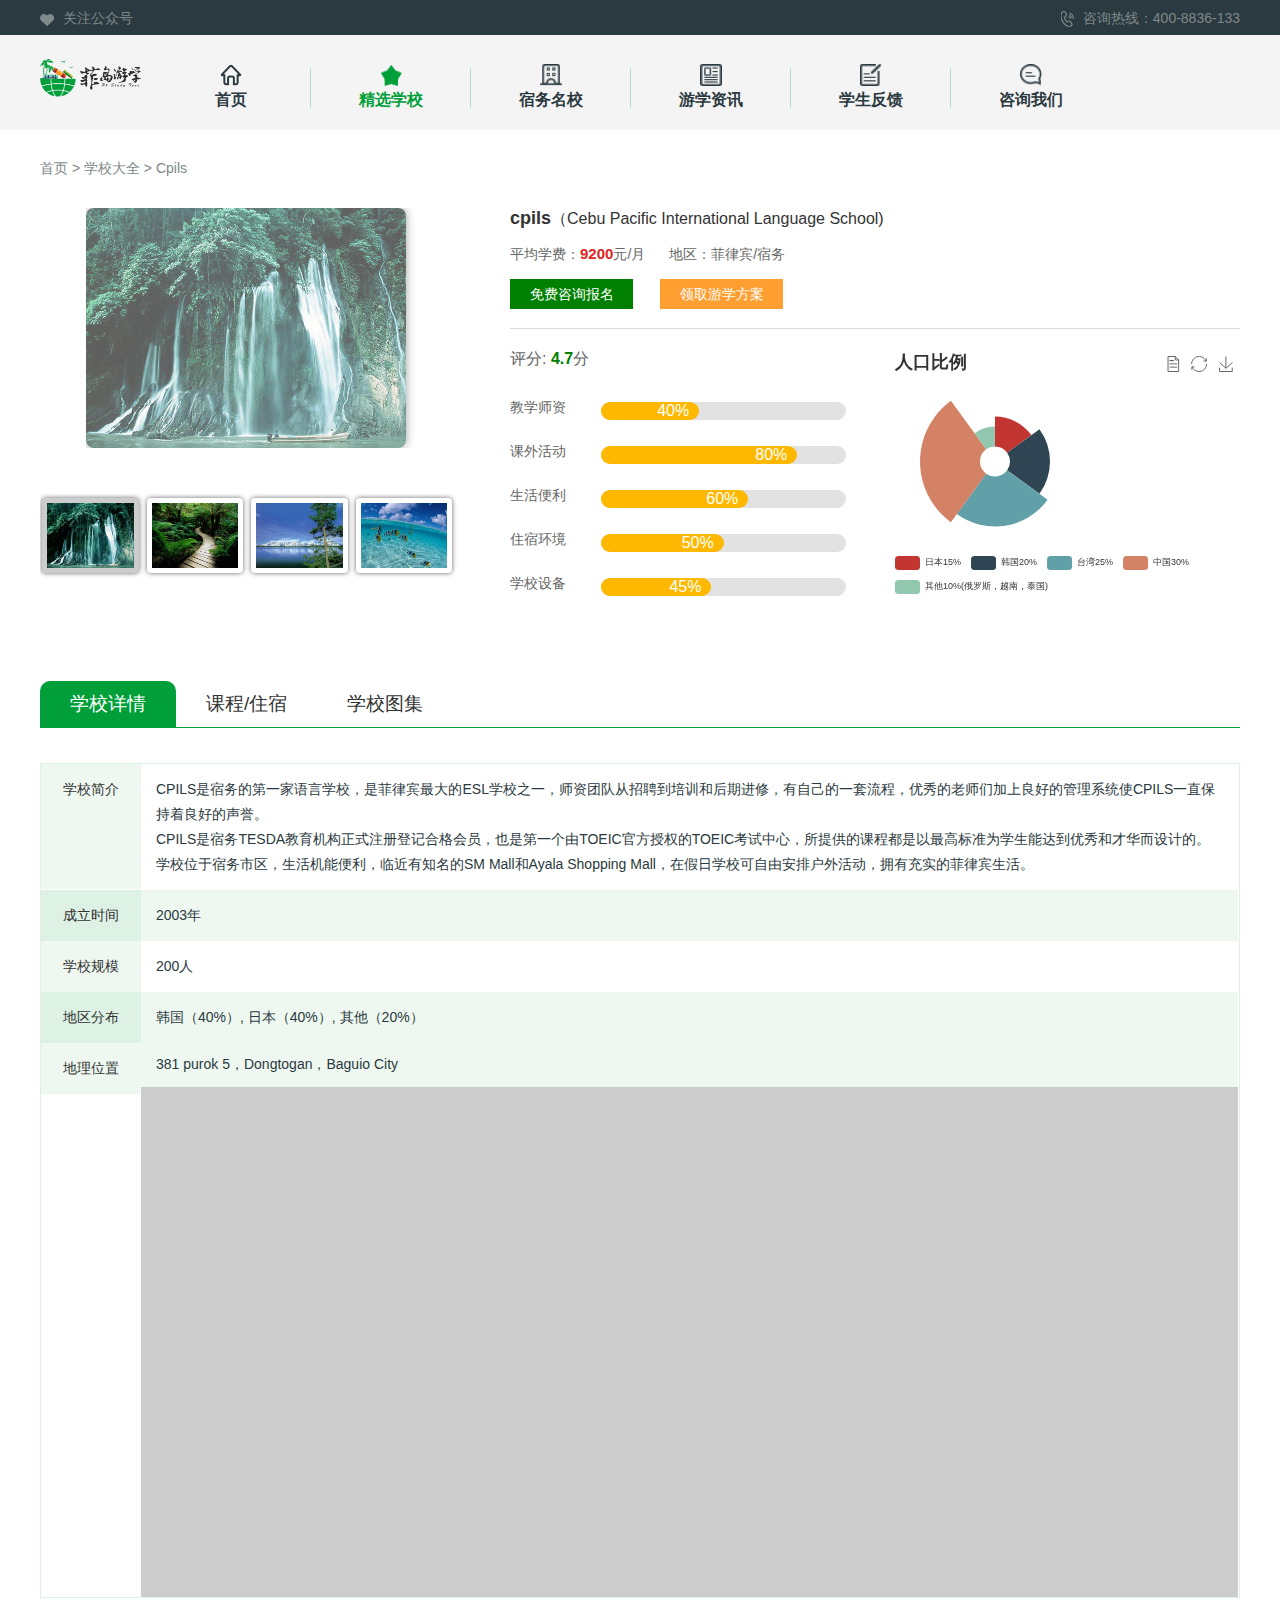
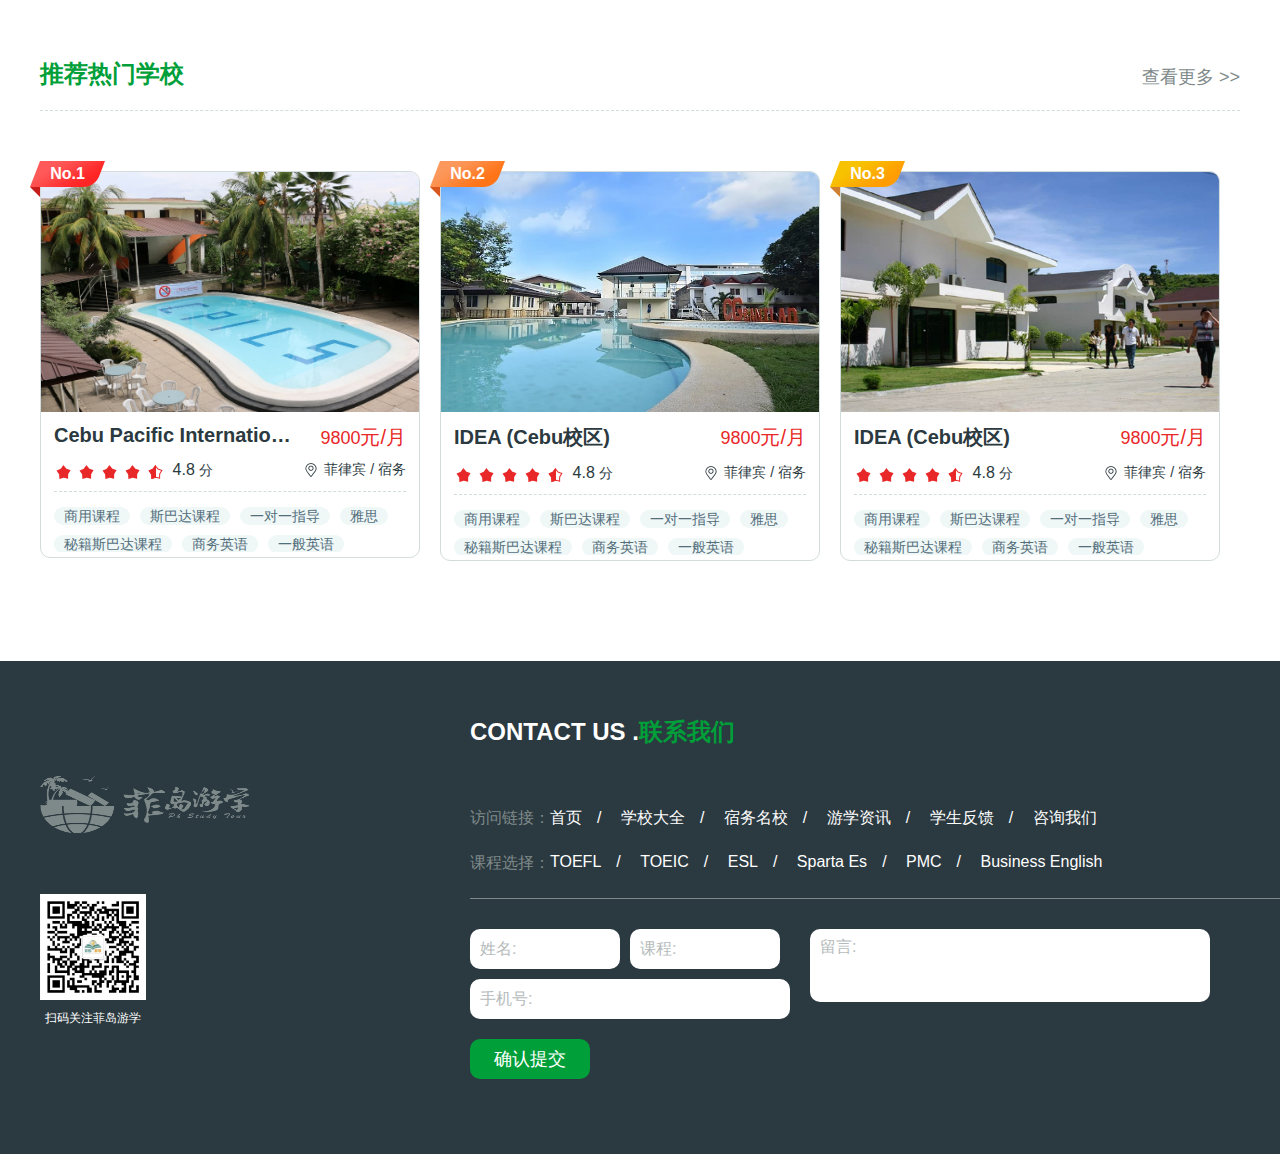
<file: schooldList.html>
<!DOCTYPE html>
<html lang="zh">
<head>
	<meta charset="UTF-8">
	<meta name="viewport" content="width=device-width, initial-scale=1.0">
	<meta http-equiv="X-UA-Compatible" content="ie=edge">
	<title>学校详情</title>
	<link rel="stylesheet" href="css/index.css">
	<link rel="stylesheet" href="css/public.css">
	<link rel="stylesheet" href="css/swiper-3.4.2.min.css">
	<link rel="stylesheet" href="css/animate.css">
	<link rel="stylesheet" type="text/css" href="css/normalize.css" />
	<link rel="stylesheet" type="text/css" href="css/htmleaf-demo.css">
	<script src="js/jquery.min.js"></script>
	<script src="js/index.js"></script>
	<script src="js/public.js"></script>
	<script src="js/swiper-3.4.2.min.js"></script>
	<script src="js/echarts.min.js"></script>
	<link rel="stylesheet" href="layui/css/layui.css">
	<script src="layui/layui.js"></script>
	<script type="text/javascript" src="js/prefixfree.min.js"></script>
	<script type="text/javascript" src="js/zoom-slideshow.js"></script>
		<script type="text/javascript" src="http://api.map.baidu.com/api?key=&v=1.1&services=true"></script>
</head>
<body>
	<!-- 公共顶部  A-->
	<div class="m-header">
	    <div class="header-main c">
	        <div class="header-main-left fl">
	            <div class="shou-d f14">
	                <i><img src="images/ico_1.png" alt=""></i>
	                <span>关注公众号</span>
	            </div>
	            <div class="hide-e">
	                <div class="hide-e-main f14">
	                    <i><img src="images/ico_34.png" alt=""></i>
	                    <p>
	                        <img src="images/public_ico.png" alt="">
	                    </p>
	                    <span>扫码关注公众号</span>
	                </div>
	            </div>
	        </div>
	        <div class="header-main-right fr f14">
	            <i><img src="images/ico_2.png" alt=""></i>
	            <span>咨询热线：400-8836-133</span>
	        </div>
	    </div>
	</div>
	<!-- 二级头部导航 -->
	<div class="m-navigationbox">
		<div class="m-navigation c">
			<a href="index.html" target="_blank" class="logo"><img src="images/logo.png" alt=""></a>
			<div class="ul c">
				<a href="index.html" target="_blank"><i></i><p>首页</p></a>
				<a href="list.html" target="_blank" class="on"><i></i><p>精选学校</p></a>
				<a href="cebu.html" target="_blank"><i></i><p>宿务名校</p></a>
				<a href="yxlist.html" target="_blank"><i></i><p>游学资讯</p></a>
				<a href="consultation.html" target="_blank"><i></i><p>学生反馈</p></a>
				<a href="consultation.html" target="_blank"><i></i><p>咨询我们</p></a>
			</div>
		</div>
	</div>
	<!-- 面包屑导航 -->
	<div class="m-puicnav-top">
		<a href="index.html">首页</a> &gt;
		<a href="list.html">学校大全</a> &gt;
		<a href="javascript:void(0)">Cpils</a>
	</div>
	<!-- 楼盘信息 -->
	<div class="m-lpdatabox c">
		<!-- 轮播图 -->
		<div class="m-sidechild">
			<div class="header">
				<div class="htmleaf-content">
							<div id="zoom"></div>
							<div id="wrapper">
								<div id="content">
									<div id="view" style="margin-left: 10%">
										<img src="images/nature1.jpg" alt="" style="display: inline;">
									</div>
									<div id="thumbs">
										<!-- <div id="nav-left-thumbs"></div> -->
										<div id="pics-thumbs">
											<img src="images/nature2.jpg" alt="Nature2" />
											<img src="images/nature1.jpg" alt="Nature3" />
											<img src="images/nature4.jpg" alt="Nature4" />
											<img src="images/nature5.jpg" alt="Nature5" />
										</div>
										<!-- <div id="nav-right-thumbs">></div> -->
									</div>
								</div>
							</div>
						</div>

			</div>
		</div>
		<div class="m-echarts">
			<div class="m-echartsbox">
				<div class="content"><em>cpils</em>（Cebu Pacific International Language School)</div>
				<div class="list-text">平均学费：<em>9200</em>元/月 <i>地区：菲律宾/宿务</i></div>
				<div class="button">
					<div class="k-button"><button><a href="#">免费咨询报名</a></button></div>
					<div class="h-button"><button><a href="#">领取游学方案</a></button></div>
				</div>
				<div class="m-fs">
					<div class="fs-content">
						<div class="list-pf"><p>评分: <i>4.7</i>分</p></div>
						<div class="m-layui">
							<div class="m-layui-l">教学师资</div>
						<div class="limitWidth"><div class="layui-progress layui-progress-big" lay-showPercent="yes"><div class="layui-progress-bar layui-bg-orange" lay-percent="40%"></div></div></div>
						</div>
						<div class="m-layui">
							<div class="m-layui-l">课外活动</div>
						<div class="limitWidth"><div class="layui-progress layui-progress-big" lay-showPercent="yes"><div class="layui-progress-bar layui-bg-orange" lay-percent="80%"></div></div></div>
						</div>
						<div class="m-layui">
							<div class="m-layui-l">生活便利</div>
						<div class="limitWidth"><div class="layui-progress layui-progress-big" lay-showPercent="yes"><div class="layui-progress-bar layui-bg-orange" lay-percent="60%"></div></div></div>
						</div>
						<div class="m-layui">
							<div class="m-layui-l">住宿环境</div>
						<div class="limitWidth"><div class="layui-progress layui-progress-big" lay-showPercent="yes"><div class="layui-progress-bar layui-bg-orange" lay-percent="50%"></div></div></div>
						</div>
						<div class="m-layui">
							<div class="m-layui-l">学校设备</div>
						<div class="limitWidth"><div class="layui-progress layui-progress-big" lay-showPercent="yes"><div class="layui-progress-bar layui-bg-orange" lay-percent="45%"></div></div></div>
						</div>
						</div>
						<script>
							layui.use("element",function(){
								var element = layui.element;
								
							});
						</script>
					<div class="e-cherts">
						<div id="mineFirst" style="height:250px;width:100%"></div>
						
					</div>
					
				</div>
			</div>
			<script>
			/* 1，声明使用的容器 */
			var dom = document.getElementById("mineFirst");
			   /* 2，初始化图形 */
			var myChart = echarts.init(dom);
			var app = {};
			option = null;
			/* 3，图形绘制的选项配置 */
			option = {
				title: {
					text: '人口比例',
					left: 'left'
				},
				tooltip: {
					trigger: 'item',
					formatter: '{b}'
				},
			   legend: {
					left: 'left',
					top: 'bottom',
					data: [ '日本15%', '韩国20%', '台湾25%', '中国30%', '其他10%(俄罗斯，越南，泰国)'],
					textStyle:{
						fontSize:9
					}
				},
				toolbox: {
					show: true,
					feature: {
						mark: {show: true},
						dataView: {show: true, readOnly: false},
						magicType: {
							show: true,
							type: ['pie', 'funnel']
						},
						restore: {show: true},
						saveAsImage: {show: true}
					}
				},
				series: [
					{
						name: '半径模式',
						type: 'pie',
						radius: [15, 75],
						center: ['30%', '45%'],
						roseType: 'radius',
						label: {
							show: false
						},
						emphasis: {
							label: {
								show: false
							}
						},
						data: [
							{value: 15, name: '日本15%'},
							{value: 20, name: '韩国20%'},
							{value: 25, name: '台湾25%'},
							{value: 30, name: '中国30%'},
							{value: 10, name: '其他10%(俄罗斯，越南，泰国)'}
						]
					},
				]
			};
			if (option && typeof option === "object") {
			    myChart.setOption(option, true);
			}
			</script>
		</div>
	</div>
	<!-- 内容列表 -->
	<div class="m-schoolCurriculum">
	       <div class="m-schoolCurriculum_main">
			   <div class="switch c">
			               <span class="on"><a href="schooldList.html" style="color: #fff;">学校详情</a></span>
			               <span><a href="list.html">课程/住宿</a></span>
			               <span><a href="schoolphoto.html">学校图集</a></span>
			    </div>
				<div class="detailsbox">
					<ul>
						<li class="c">
							<em style="height:125px;">学校简介</em>
							<span>
								<p>CPILS是宿务的第一家语言学校，是菲律宾最大的ESL学校之一，师资团队从招聘到培训和后期进修，有自己的一套流程，优秀的老师们加上良好的管理系统使CPILS一直保持着良好的声誉。</p>
								<p>CPILS是宿务TESDA教育机构正式注册登记合格会员，也是第一个由TOEIC官方授权的TOEIC考试中心，所提供的课程都是以最高标准为学生能达到优秀和才华而设计的。学校位于宿务市区，生活机能便利，临近有知名的SM Mall和Ayala Shopping Mall，在假日学校可自由安排户外活动，拥有充实的菲律宾生活。</p>
							<!-- 	<p><br style="text-align: left;"></p> -->
							</span>
						</li>
						<li class="c">
							<em>成立时间</em>
							<span>2003年</span>
						</li>
	
						<li class="c">
							<em>学校规模</em>
							<span>200人</span>
						</li>
	
						<li class="c">
							<em>地区分布</em>
							<span>韩国（40%）,&nbsp日本（40%）,&nbsp其他（20%）</span>
						</li>
	
						
						<li class="c">
							<em>地理位置</em>
							<div class="mapbox">
								<i>381 purok 5，Dongtogan，Baguio City</i>
								<div class="y_lpmap" id="y_lpmap" data-title="BECI-BECI International Language Academy">
									<div class="map" id="dituContent"></div>
								</div>
								</div>
							</li>
					</ul>
				</div>
	        </div>
	   </div>
	   <script>
		   //创建和初始化地图函数：
		       function initMap(){
		           createMap();//创建地图
		           setMapEvent();//设置地图事件
		           addMapControl();//向地图添加控件
		       }
		       
		       //创建地图函数：
		       function createMap(){
		           var map = new BMap.Map("dituContent");//在百度地图容器中创建一个地图
		           var point = new BMap.Point(119.455948,16.415291);//定义一个中心点坐标
		           map.centerAndZoom(point,4);//设定地图的中心点和坐标并将地图显示在地图容器中
		           window.map = map;//将map变量存储在全局
		       }
		       
		       //地图事件设置函数：
		       function setMapEvent(){
		           map.enableDragging();//启用地图拖拽事件，默认启用(可不写)
		           map.enableScrollWheelZoom();//启用地图滚轮放大缩小
		           map.enableDoubleClickZoom();//启用鼠标双击放大，默认启用(可不写)
		           map.enableKeyboard();//启用键盘上下左右键移动地图
		       }
		       
		       //地图控件添加函数：
		       function addMapControl(){
		           //向地图中添加缩放控件
		   	var ctrl_nav = new BMap.NavigationControl({anchor:BMAP_ANCHOR_TOP_LEFT,type:BMAP_NAVIGATION_CONTROL_LARGE});
		   	map.addControl(ctrl_nav);
		           //向地图中添加缩略图控件
		   	var ctrl_ove = new BMap.OverviewMapControl({anchor:BMAP_ANCHOR_BOTTOM_RIGHT,isOpen:0});
		   	map.addControl(ctrl_ove);
		           //向地图中添加比例尺控件
		   	var ctrl_sca = new BMap.ScaleControl({anchor:BMAP_ANCHOR_BOTTOM_LEFT});
		   	map.addControl(ctrl_sca);
		       }
		       initMap();//创建和初始化地图
	   </script>
	<!-- 热门学校 -->
	<div class="indexHotSchool">
		<div class="indexHotSchool-box">
			<div class="m-content">
				<em>推荐热门学校</em>
				<a href="javascript:void(0)">查看更多 >></a>
			</div>
			<div class="HotSchoold-list mt60">
				<div class="list-main">
					<ul class="c">
						<li>
							<div class="sort-ico"><span>No.1</span></div>
							<div class="li-main">
								<div class="m-li-main-top"><a href="#"><img src="images/a.jpg" alt=""></a></div>
								<div class="li-main-text">
									<div class="title-maun c">
										<p class="title-l"><a href="#">Cebu Pacific International Language School</a></p>
										<p class="pric-r"><span><em>9800</em>元/月</span></p>
									</div>
									<div class="pinf c">
										<div class="pinf-l c">
											<p class="ico">
												<i><img src="images/ico_8_1.png" alt=""></i>
												<i><img src="images/ico_8_1.png" alt=""></i>
												<i><img src="images/ico_8_1.png" alt=""></i>
												<i><img src="images/ico_8_1.png" alt=""></i>
												<i><img src="images/ico_8_2.png" alt=""></i>
											</p>
											<p class="fen">4.8 <em>分</em></p>
										</div>
										<div class="r-city">
											<i><img src="images/ico_4.png" alt=""></i>
											<span>菲律宾 / 宿务</span>
										</div>
									</div>
									<div class="lable c">
										<i>商用课程</i>
										<i>斯巴达课程</i>
										<i>一对一指导</i>
										<i>雅思</i>
										<i>秘籍斯巴达课程</i>
										<i>商务英语</i>
										<i>一般英语</i>
									</div>
								</div>
							</div>
						</li>
						<li>
							<div class="sort-ico"><span>No.2</span></div>
							<div class="li-main">
								<div class="m-li-main-top"><a href="#"><img src="images/b.jpg" alt=""></a></div>
								<div class="li-main-text">
									<div class="title-maun c">
										<p class="title-l"><a href="#">IDEA (Cebu校区)</a></p>
										<p class="pric-r"><span><em>9800</em>元/月</span></p>
									</div>
									<div class="pinf c">
										<div class="pinf-l c">
											<p class="ico">
												<i><img src="images/ico_8_1.png" alt=""></i>
												<i><img src="images/ico_8_1.png" alt=""></i>
												<i><img src="images/ico_8_1.png" alt=""></i>
												<i><img src="images/ico_8_1.png" alt=""></i>
												<i><img src="images/ico_8_2.png" alt=""></i>
											</p>
											<p class="fen">4.8 <em>分</em></p>
										</div>
										<div class="r-city">
											<i><img src="images/ico_4.png" alt=""></i>
											<span>菲律宾 / 宿务</span>
										</div>
									</div>
									<div class="lable c">
										<i>商用课程</i>
										<i>斯巴达课程</i>
										<i>一对一指导</i>
										<i>雅思</i>
										<i>秘籍斯巴达课程</i>
										<i>商务英语</i>
										<i>一般英语</i>
									</div>
								</div>
							</div>
						</li>
						<li>
							<div class="sort-ico"><span>No.3</span></div>
							<div class="li-main">
								<div class="m-li-main-top"><a href="#"><img src="images/f.jpg" alt=""></a></div>
								<div class="li-main-text">
									<div class="title-maun c">
										<p class="title-l"><a href="#">IDEA (Cebu校区)</a></p>
										<p class="pric-r"><span><em>9800</em>元/月</span></p>
									</div>
									<div class="pinf c">
										<div class="pinf-l c">
											<p class="ico">
												<i><img src="images/ico_8_1.png" alt=""></i>
												<i><img src="images/ico_8_1.png" alt=""></i>
												<i><img src="images/ico_8_1.png" alt=""></i>
												<i><img src="images/ico_8_1.png" alt=""></i>
												<i><img src="images/ico_8_2.png" alt=""></i>
											</p>
											<p class="fen">4.8 <em>分</em></p>
										</div>
										<div class="r-city">
											<i><img src="images/ico_4.png" alt=""></i>
											<span>菲律宾 / 宿务</span>
										</div>
									</div>
									<div class="lable c">
										<i>商用课程</i>
										<i>斯巴达课程</i>
										<i>一对一指导</i>
										<i>雅思</i>
										<i>秘籍斯巴达课程</i>
										<i>商务英语</i>
										<i>一般英语</i>
									</div>
								</div>
							</div>
						</li>
					</ul>
				</div>
			</div>
		</div>
	</div>
		<!-- 公共底部 -->
		<div class="m-footer">
			<div class="m-footer-main c">
				<div class="m-footer-l">
					<div class="top-logo"><a href="index.html"><img src="images/logo_1.png" alt=""></a></div>
					<div class="public-ico">
						<p class="ico"><img src="images/public_ico.png" alt=""></p>
						<p class="text">扫码关注菲岛游学</p>
					</div>
				</div>
				<div class="m-footer-r">
					<div class="top-title"><span>CONTACT US .</span><em>联系我们</em></div>
					<div class="friendshipLink">
						<div class="link-main c">
							<div class="link-l">访问链接：</div>
							<div class="link-nav">
								<a href="index.html"><span>首页</span><i>/</i></a>
								<a href=""><span>学校大全</span><i>/</i></a>
								<a href=""><span>宿务名校</span><i>/</i></a>
								<a href=""><span>游学资讯</span><i>/</i></a>
								<a href=""><span>学生反馈</span><i>/</i></a>
								<a href=""><span>咨询我们</span><i></i></a>
							</div>
						</div>
						<div class="link-main c">
							<div class="link-l">课程选择：</div>
							<div class="link-nav">
								<a href="javascript:void(0)"><span>TOEFL</span><i>/</i></a>
								<a href="javascript:void(0)"><span>TOEIC</span><i>/</i></a>
								<a href="javascript:void(0)"><span>ESL</span><i>/</i></a>
								<a href="javascript:void(0)"><span>Sparta Es</span><i>/</i></a>
								<a href="javascript:void(0)"><span>PMC</span><i>/</i></a>
								<a href="javascript:void(0)"><span>Business English</span><i></i></a>
							</div>
						</div>
						<div class="xiang-foot"></div>
					</div>
					<div class="footer-form">
						<form action="" class="submit-area">
							<input type="hidden" name="source" value="6">
							<input type="hidden" name="equipment" value="2">
							<div class="form-cent c">
								<div class="form-cent-l">
									<p class="top-m">
										<input type="text" name="name" placeholder="姓名:">
										<input type="text" name="intention-course" placeholder="课程:">
									</p>
									<p class="bot">
										<input type="text" name="mobile" placeholder="手机号:">
									</p>
								</div>
								<div class="form-cent-r">
									<textarea rows="6" name="message" placeholder="留言:"></textarea>
								</div>
							</div>
							<div class="form-bottom">
								<a href="javascript:void(0)" class="apply-submit">确认提交</a>
							</div>
						</form>
					</div>
				</div>
			</div>
		</div>
</body>
</html>
</file>
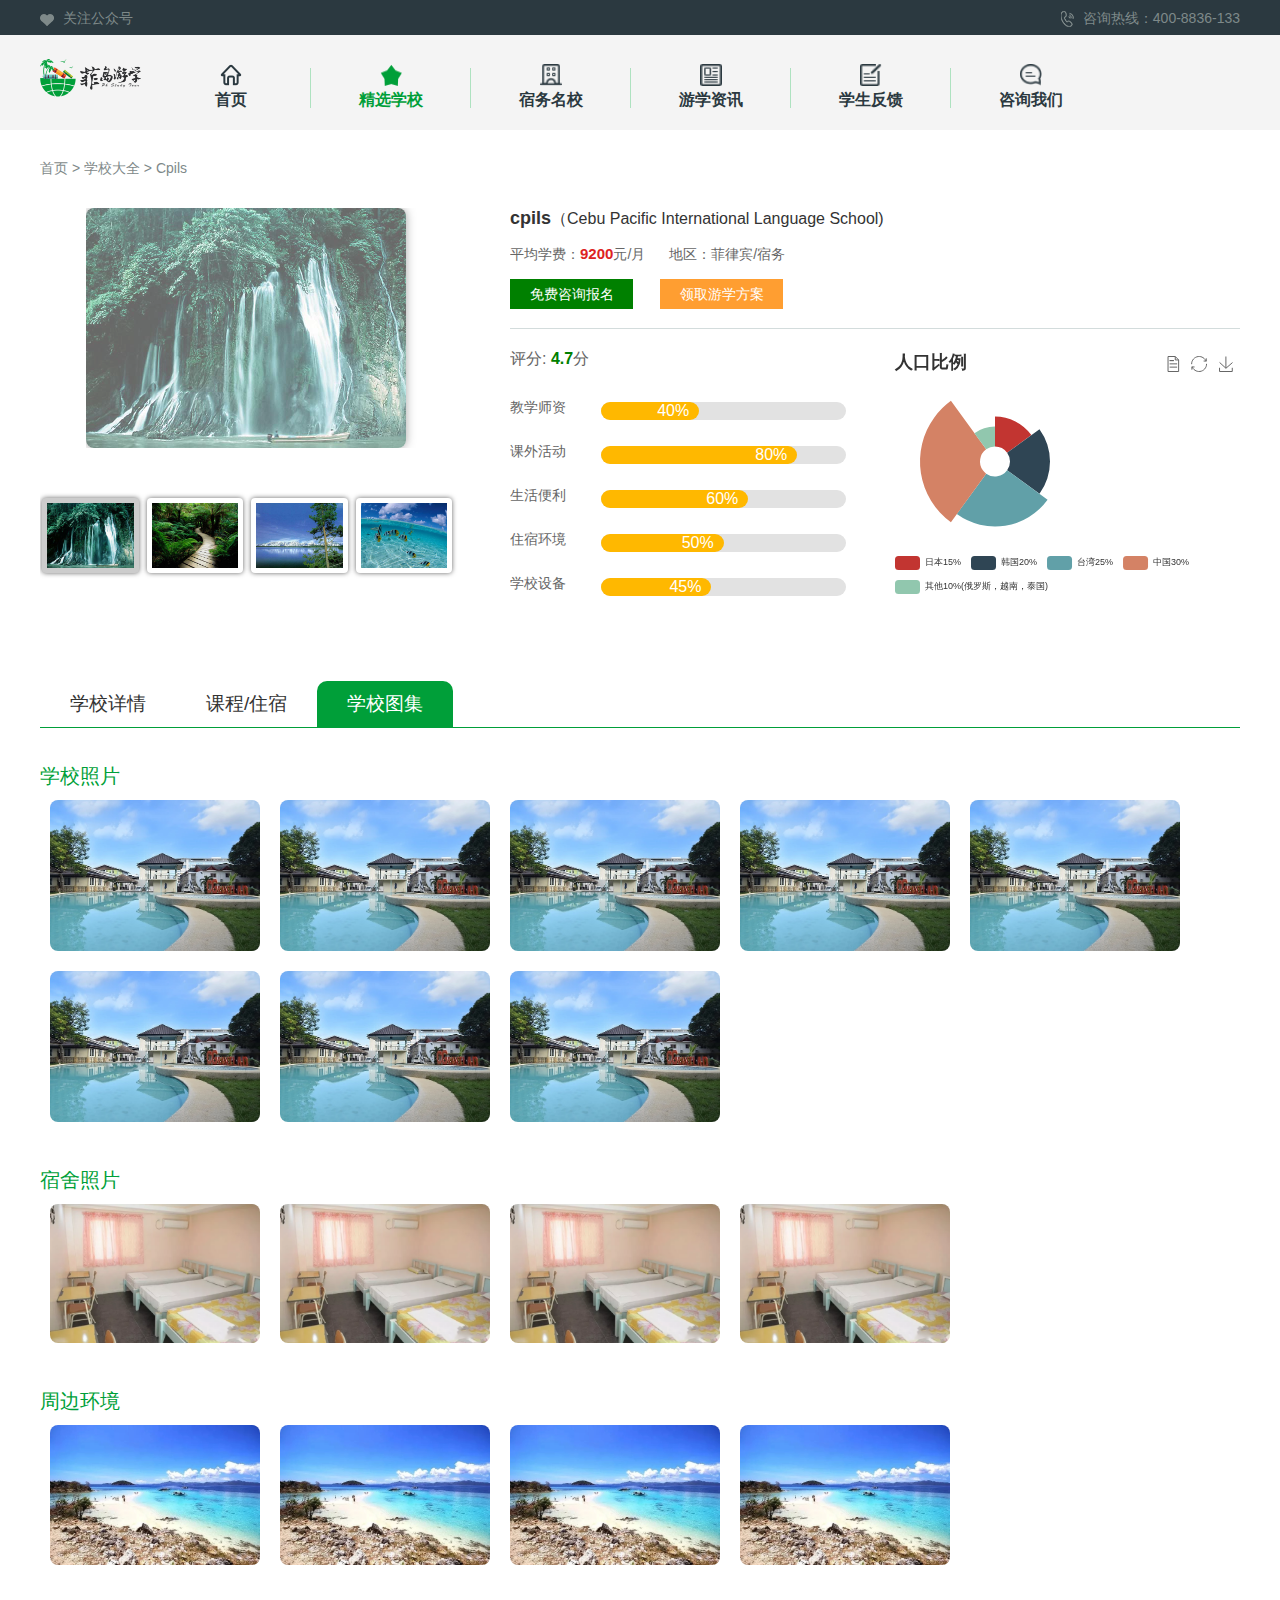
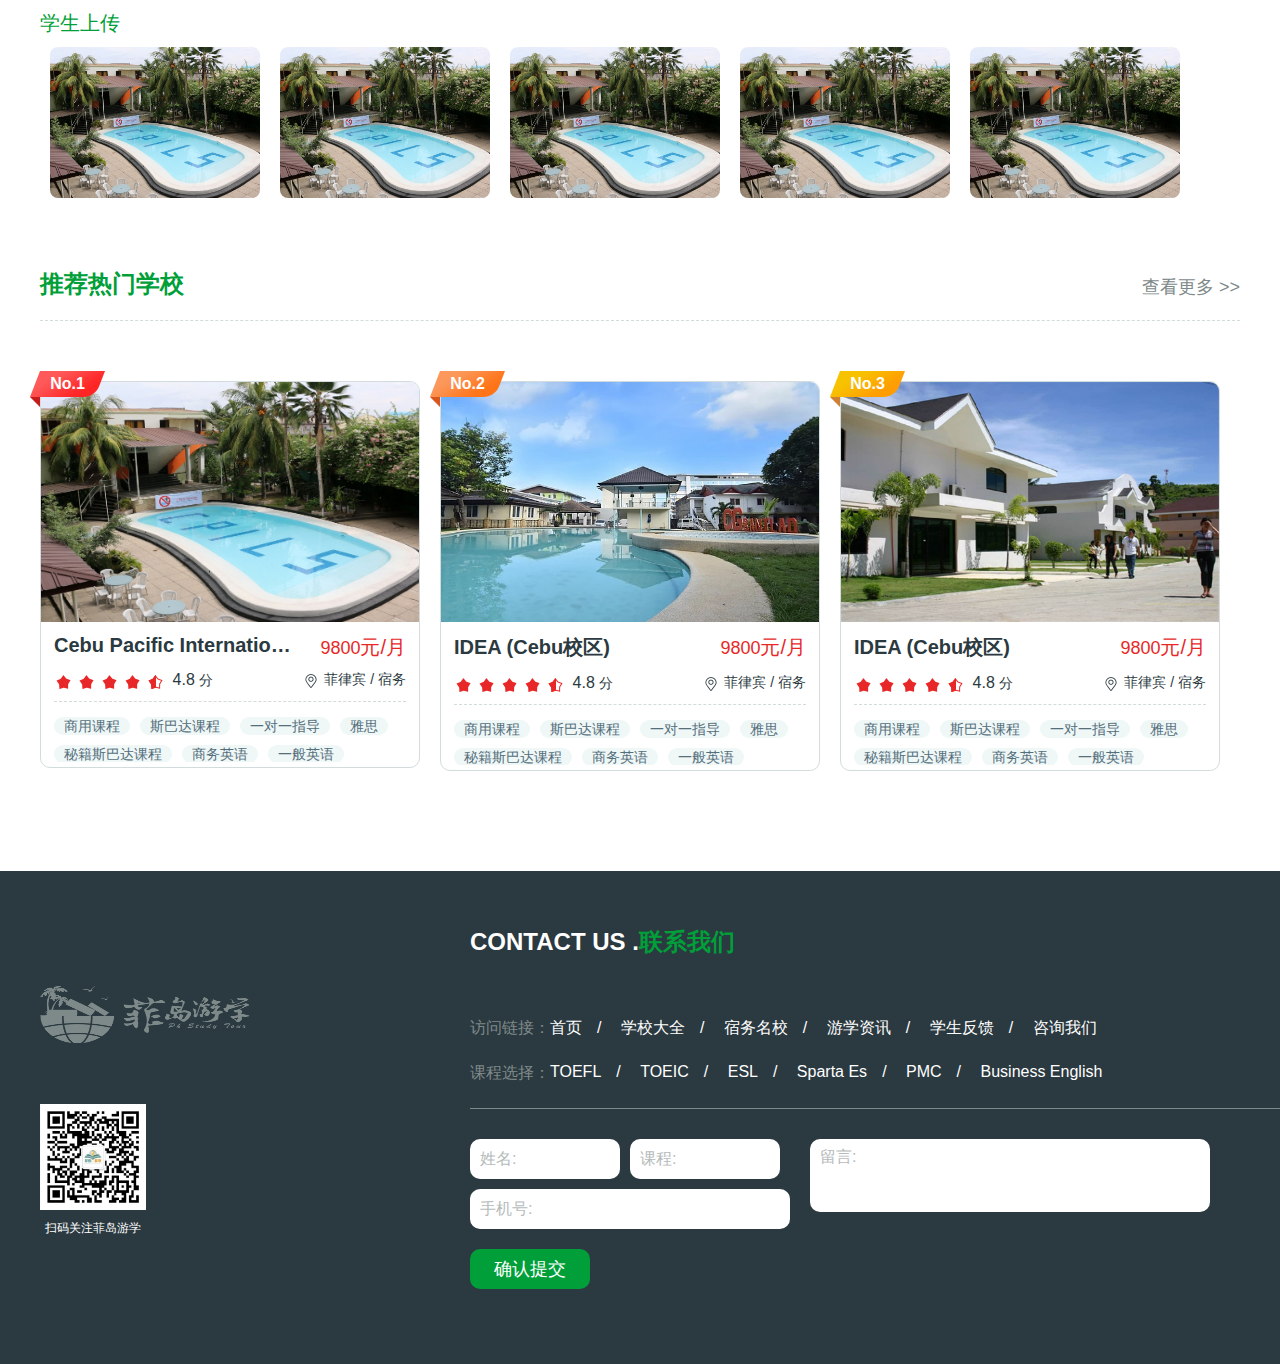
<file: schoolphoto.html>
<!DOCTYPE html>
<html lang="zh">
<head>
	<meta charset="UTF-8">
	<meta name="viewport" content="width=device-width, initial-scale=1.0">
	<meta http-equiv="X-UA-Compatible" content="ie=edge">
	<title>学校图片</title>
	<link rel="stylesheet" href="css/index.css">
	<link rel="stylesheet" href="css/public.css">
	<link rel="stylesheet" href="css/swiper-3.4.2.min.css">
	<link rel="stylesheet" href="css/animate.css">
	<link rel="stylesheet" type="text/css" href="css/normalize.css" />
	<link rel="stylesheet" type="text/css" href="css/htmleaf-demo.css">
	<script src="js/jquery.min.js"></script>
	<script src="js/index.js"></script>
	<script src="js/public.js"></script>
	<script src="js/swiper-3.4.2.min.js"></script>
	<script src="js/echarts.min.js"></script>
	<link rel="stylesheet" href="layui/css/layui.css">
	<script src="layui/layui.js"></script>
	<script type="text/javascript" src="js/prefixfree.min.js"></script>
	<script type="text/javascript" src="js/zoom-slideshow.js"></script>
		<script type="text/javascript" src="http://api.map.baidu.com/api?key=&v=1.1&services=true"></script>
</head>
<body>
	<!-- 公共顶部  A-->
	<div class="m-header">
	    <div class="header-main c">
	        <div class="header-main-left fl">
	            <div class="shou-d f14">
	                <i><img src="images/ico_1.png" alt=""></i>
	                <span>关注公众号</span>
	            </div>
	            <div class="hide-e">
	                <div class="hide-e-main f14">
	                    <i><img src="images/ico_34.png" alt=""></i>
	                    <p>
	                        <img src="images/public_ico.png" alt="">
	                    </p>
	                    <span>扫码关注公众号</span>
	                </div>
	            </div>
	        </div>
	        <div class="header-main-right fr f14">
	            <i><img src="images/ico_2.png" alt=""></i>
	            <span>咨询热线：400-8836-133</span>
	        </div>
	    </div>
	</div>
	<!-- 二级头部导航 -->
	<div class="m-navigationbox">
		<div class="m-navigation c">
			<a href="index.html" target="_blank" class="logo"><img src="images/logo.png" alt=""></a>
			<div class="ul c">
				<a href="index.html" target="_blank"><i></i><p>首页</p></a>
				<a href="list.html" target="_blank" class="on"><i></i><p>精选学校</p></a>
				<a href="cebu.html" target="_blank"><i></i><p>宿务名校</p></a>
				<a href="yxlist.html" target="_blank"><i></i><p>游学资讯</p></a>
				<a href="consultation.html" target="_blank"><i></i><p>学生反馈</p></a>
				<a href="consultation.html" target="_blank"><i></i><p>咨询我们</p></a>
			</div>
		</div>
	</div>
	<!-- 面包屑导航 -->
	<div class="m-puicnav-top">
		<a href="index.html">首页</a> &gt;
		<a href="list.html">学校大全</a> &gt;
		<a href="javascript:void(0)">Cpils</a>
	</div>
	<!-- 楼盘信息 -->
	<div class="m-lpdatabox c">
		<!-- 轮播图 -->
		<div class="m-sidechild">
			<div class="header">
				<div class="htmleaf-content">
							<div id="zoom"></div>
							<div id="wrapper">
								<div id="content">
									<div id="view" style="margin-left: 10%">
										<img src="images/nature1.jpg" alt="" style="display: inline;">
									</div>
									<div id="thumbs">
										<!-- <div id="nav-left-thumbs"></div> -->
										<div id="pics-thumbs">
											<img src="images/nature2.jpg" alt="Nature2" />
											<img src="images/nature1.jpg" alt="Nature3" />
											<img src="images/nature4.jpg" alt="Nature4" />
											<img src="images/nature5.jpg" alt="Nature5" />
										</div>
										<!-- <div id="nav-right-thumbs">></div> -->
									</div>
								</div>
							</div>
						</div>

			</div>
		</div>
		<div class="m-echarts">
			<div class="m-echartsbox">
				<div class="content"><em>cpils</em>（Cebu Pacific International Language School)</div>
				<div class="list-text">平均学费：<em>9200</em>元/月 <i>地区：菲律宾/宿务</i></div>
				<div class="button">
					<div class="k-button"><button><a href="#">免费咨询报名</a></button></div>
					<div class="h-button"><button><a href="#">领取游学方案</a></button></div>
				</div>
				<div class="m-fs">
					<div class="fs-content">
						<div class="list-pf"><p>评分: <i>4.7</i>分</p></div>
						<div class="m-layui">
							<div class="m-layui-l">教学师资</div>
						<div class="limitWidth"><div class="layui-progress layui-progress-big" lay-showPercent="yes"><div class="layui-progress-bar layui-bg-orange" lay-percent="40%"></div></div></div>
						</div>
						<div class="m-layui">
							<div class="m-layui-l">课外活动</div>
						<div class="limitWidth"><div class="layui-progress layui-progress-big" lay-showPercent="yes"><div class="layui-progress-bar layui-bg-orange" lay-percent="80%"></div></div></div>
						</div>
						<div class="m-layui">
							<div class="m-layui-l">生活便利</div>
						<div class="limitWidth"><div class="layui-progress layui-progress-big" lay-showPercent="yes"><div class="layui-progress-bar layui-bg-orange" lay-percent="60%"></div></div></div>
						</div>
						<div class="m-layui">
							<div class="m-layui-l">住宿环境</div>
						<div class="limitWidth"><div class="layui-progress layui-progress-big" lay-showPercent="yes"><div class="layui-progress-bar layui-bg-orange" lay-percent="50%"></div></div></div>
						</div>
						<div class="m-layui">
							<div class="m-layui-l">学校设备</div>
						<div class="limitWidth"><div class="layui-progress layui-progress-big" lay-showPercent="yes"><div class="layui-progress-bar layui-bg-orange" lay-percent="45%"></div></div></div>
						</div>
						</div>
						<script>
							layui.use("element",function(){
								var element = layui.element;
								
							});
						</script>
					<div class="e-cherts">
						<div id="mineFirst" style="height:250px;width:100%"></div>
						
					</div>
					
				</div>
			</div>
			<script>
			/* 1，声明使用的容器 */
			var dom = document.getElementById("mineFirst");
			   /* 2，初始化图形 */
			var myChart = echarts.init(dom);
			var app = {};
			option = null;
			/* 3，图形绘制的选项配置 */
			option = {
				title: {
					text: '人口比例',
					left: 'left'
				},
				tooltip: {
					trigger: 'item',
					formatter: '{b}'
				},
			   legend: {
					left: 'left',
					top: 'bottom',
					data: [ '日本15%', '韩国20%', '台湾25%', '中国30%', '其他10%(俄罗斯，越南，泰国)'],
					textStyle:{
						fontSize:9
					}
				},
				toolbox: {
					show: true,
					feature: {
						mark: {show: true},
						dataView: {show: true, readOnly: false},
						magicType: {
							show: true,
							type: ['pie', 'funnel']
						},
						restore: {show: true},
						saveAsImage: {show: true}
					}
				},
				series: [
					{
						name: '半径模式',
						type: 'pie',
						radius: [15, 75],
						center: ['30%', '45%'],
						roseType: 'radius',
						label: {
							show: false
						},
						emphasis: {
							label: {
								show: false
							}
						},
						data: [
							{value: 15, name: '日本15%'},
							{value: 20, name: '韩国20%'},
							{value: 25, name: '台湾25%'},
							{value: 30, name: '中国30%'},
							{value: 10, name: '其他10%(俄罗斯，越南，泰国)'}
						]
					},
				]
			};
			if (option && typeof option === "object") {
			    myChart.setOption(option, true);
			}
			</script>
		</div>
	</div>
	<!-- 内容列表 -->
	<div class="m-schoolCurriculum">
	       <div class="m-schoolCurriculum_main">
			   <div class="switch c">
			               <span><a href="schooldList.html" >学校详情</a></span>
			               <span><a href="list.html">课程/住宿</a></span>
			               <span class="on"><a href="schoolphoto.html" style="color: #fff;">学校图集</a></span>
			    </div>
				<!-- 学校图集 -->
				<div class="detailsbox-main">
					<div class="x-photo"><em>学校照片</em>
					<ul class="c">
						<li><img src="images/b.jpg" alt=""></li>
						<li><img src="images/b.jpg" alt=""></li>
						<li><img src="images/b.jpg" alt=""></li>
						<li><img src="images/b.jpg" alt=""></li>
						<li><img src="images/b.jpg" alt=""></li>
						<li><img src="images/b.jpg" alt=""></li>
						<li><img src="images/b.jpg" alt=""></li>
						<li><img src="images/b.jpg" alt=""></li>
					</ul>
					</div>
					<div class="x-photo">
						<em>宿舍照片</em>
						<ul class="c">
							<li><img src="images/s2.png" alt=""></li>
							<li><img src="images/s2.png" alt=""></li>
							<li><img src="images/s2.png" alt=""></li>
							<li><img src="images/s2.png" alt=""></li>
						</ul>
					</div>
					<div class="x-photo">
						<em>周边环境</em>
						<ul class="c">
							<li><img src="images/1.jpg" alt=""></li>
							<li><img src="images/1.jpg" alt=""></li>
							<li><img src="images/1.jpg" alt=""></li>
							<li><img src="images/1.jpg" alt=""></li>
						</ul>
					</div>
					<div class="x-photo">
						<em>学生上传</em>
						<ul class="c">
							<li><img src="images/a.jpg" alt=""></li>
							<li><img src="images/a.jpg" alt=""></li>
							<li><img src="images/a.jpg" alt=""></li>
							<li><img src="images/a.jpg" alt=""></li>
							<li><img src="images/a.jpg" alt=""></li>
						</ul>
					</div>
				</div>
			</div>
	</div>
	<!-- 热门学校 -->
	<div class="indexHotSchool">
		<div class="indexHotSchool-box">
			<div class="m-content">
				<em>推荐热门学校</em>
				<a href="javascript:void(0)">查看更多 >></a>
			</div>
			<div class="HotSchoold-list mt60">
				<div class="list-main">
					<ul class="c">
						<li>
							<div class="sort-ico"><span>No.1</span></div>
							<div class="li-main">
								<div class="m-li-main-top"><a href="#"><img src="images/a.jpg" alt=""></a></div>
								<div class="li-main-text">
									<div class="title-maun c">
										<p class="title-l"><a href="#">Cebu Pacific International Language School</a></p>
										<p class="pric-r"><span><em>9800</em>元/月</span></p>
									</div>
									<div class="pinf c">
										<div class="pinf-l c">
											<p class="ico">
												<i><img src="images/ico_8_1.png" alt=""></i>
												<i><img src="images/ico_8_1.png" alt=""></i>
												<i><img src="images/ico_8_1.png" alt=""></i>
												<i><img src="images/ico_8_1.png" alt=""></i>
												<i><img src="images/ico_8_2.png" alt=""></i>
											</p>
											<p class="fen">4.8 <em>分</em></p>
										</div>
										<div class="r-city">
											<i><img src="images/ico_4.png" alt=""></i>
											<span>菲律宾 / 宿务</span>
										</div>
									</div>
									<div class="lable c">
										<i>商用课程</i>
										<i>斯巴达课程</i>
										<i>一对一指导</i>
										<i>雅思</i>
										<i>秘籍斯巴达课程</i>
										<i>商务英语</i>
										<i>一般英语</i>
									</div>
								</div>
							</div>
						</li>
						<li>
							<div class="sort-ico"><span>No.2</span></div>
							<div class="li-main">
								<div class="m-li-main-top"><a href="#"><img src="images/b.jpg" alt=""></a></div>
								<div class="li-main-text">
									<div class="title-maun c">
										<p class="title-l"><a href="#">IDEA (Cebu校区)</a></p>
										<p class="pric-r"><span><em>9800</em>元/月</span></p>
									</div>
									<div class="pinf c">
										<div class="pinf-l c">
											<p class="ico">
												<i><img src="images/ico_8_1.png" alt=""></i>
												<i><img src="images/ico_8_1.png" alt=""></i>
												<i><img src="images/ico_8_1.png" alt=""></i>
												<i><img src="images/ico_8_1.png" alt=""></i>
												<i><img src="images/ico_8_2.png" alt=""></i>
											</p>
											<p class="fen">4.8 <em>分</em></p>
										</div>
										<div class="r-city">
											<i><img src="images/ico_4.png" alt=""></i>
											<span>菲律宾 / 宿务</span>
										</div>
									</div>
									<div class="lable c">
										<i>商用课程</i>
										<i>斯巴达课程</i>
										<i>一对一指导</i>
										<i>雅思</i>
										<i>秘籍斯巴达课程</i>
										<i>商务英语</i>
										<i>一般英语</i>
									</div>
								</div>
							</div>
						</li>
						<li>
							<div class="sort-ico"><span>No.3</span></div>
							<div class="li-main">
								<div class="m-li-main-top"><a href="#"><img src="images/f.jpg" alt=""></a></div>
								<div class="li-main-text">
									<div class="title-maun c">
										<p class="title-l"><a href="#">IDEA (Cebu校区)</a></p>
										<p class="pric-r"><span><em>9800</em>元/月</span></p>
									</div>
									<div class="pinf c">
										<div class="pinf-l c">
											<p class="ico">
												<i><img src="images/ico_8_1.png" alt=""></i>
												<i><img src="images/ico_8_1.png" alt=""></i>
												<i><img src="images/ico_8_1.png" alt=""></i>
												<i><img src="images/ico_8_1.png" alt=""></i>
												<i><img src="images/ico_8_2.png" alt=""></i>
											</p>
											<p class="fen">4.8 <em>分</em></p>
										</div>
										<div class="r-city">
											<i><img src="images/ico_4.png" alt=""></i>
											<span>菲律宾 / 宿务</span>
										</div>
									</div>
									<div class="lable c">
										<i>商用课程</i>
										<i>斯巴达课程</i>
										<i>一对一指导</i>
										<i>雅思</i>
										<i>秘籍斯巴达课程</i>
										<i>商务英语</i>
										<i>一般英语</i>
									</div>
								</div>
							</div>
						</li>
					</ul>
				</div>
			</div>
		</div>
	</div>
		<!-- 公共底部 -->
		<div class="m-footer">
			<div class="m-footer-main c">
				<div class="m-footer-l">
					<div class="top-logo"><a href="index.html"><img src="images/logo_1.png" alt=""></a></div>
					<div class="public-ico">
						<p class="ico"><img src="images/public_ico.png" alt=""></p>
						<p class="text">扫码关注菲岛游学</p>
					</div>
				</div>
				<div class="m-footer-r">
					<div class="top-title"><span>CONTACT US .</span><em>联系我们</em></div>
					<div class="friendshipLink">
						<div class="link-main c">
							<div class="link-l">访问链接：</div>
							<div class="link-nav">
								<a href="index.html"><span>首页</span><i>/</i></a>
								<a href=""><span>学校大全</span><i>/</i></a>
								<a href=""><span>宿务名校</span><i>/</i></a>
								<a href=""><span>游学资讯</span><i>/</i></a>
								<a href=""><span>学生反馈</span><i>/</i></a>
								<a href=""><span>咨询我们</span><i></i></a>
							</div>
						</div>
						<div class="link-main c">
							<div class="link-l">课程选择：</div>
							<div class="link-nav">
								<a href="javascript:void(0)"><span>TOEFL</span><i>/</i></a>
								<a href="javascript:void(0)"><span>TOEIC</span><i>/</i></a>
								<a href="javascript:void(0)"><span>ESL</span><i>/</i></a>
								<a href="javascript:void(0)"><span>Sparta Es</span><i>/</i></a>
								<a href="javascript:void(0)"><span>PMC</span><i>/</i></a>
								<a href="javascript:void(0)"><span>Business English</span><i></i></a>
							</div>
						</div>
						<div class="xiang-foot"></div>
					</div>
					<div class="footer-form">
						<form action="" class="submit-area">
							<input type="hidden" name="source" value="6">
							<input type="hidden" name="equipment" value="2">
							<div class="form-cent c">
								<div class="form-cent-l">
									<p class="top-m">
										<input type="text" name="name" placeholder="姓名:">
										<input type="text" name="intention-course" placeholder="课程:">
									</p>
									<p class="bot">
										<input type="text" name="mobile" placeholder="手机号:">
									</p>
								</div>
								<div class="form-cent-r">
									<textarea rows="6" name="message" placeholder="留言:"></textarea>
								</div>
							</div>
							<div class="form-bottom">
								<a href="javascript:void(0)" class="apply-submit">确认提交</a>
							</div>
						</form>
					</div>
				</div>
			</div>
		</div>
</body>
</html>
</file>
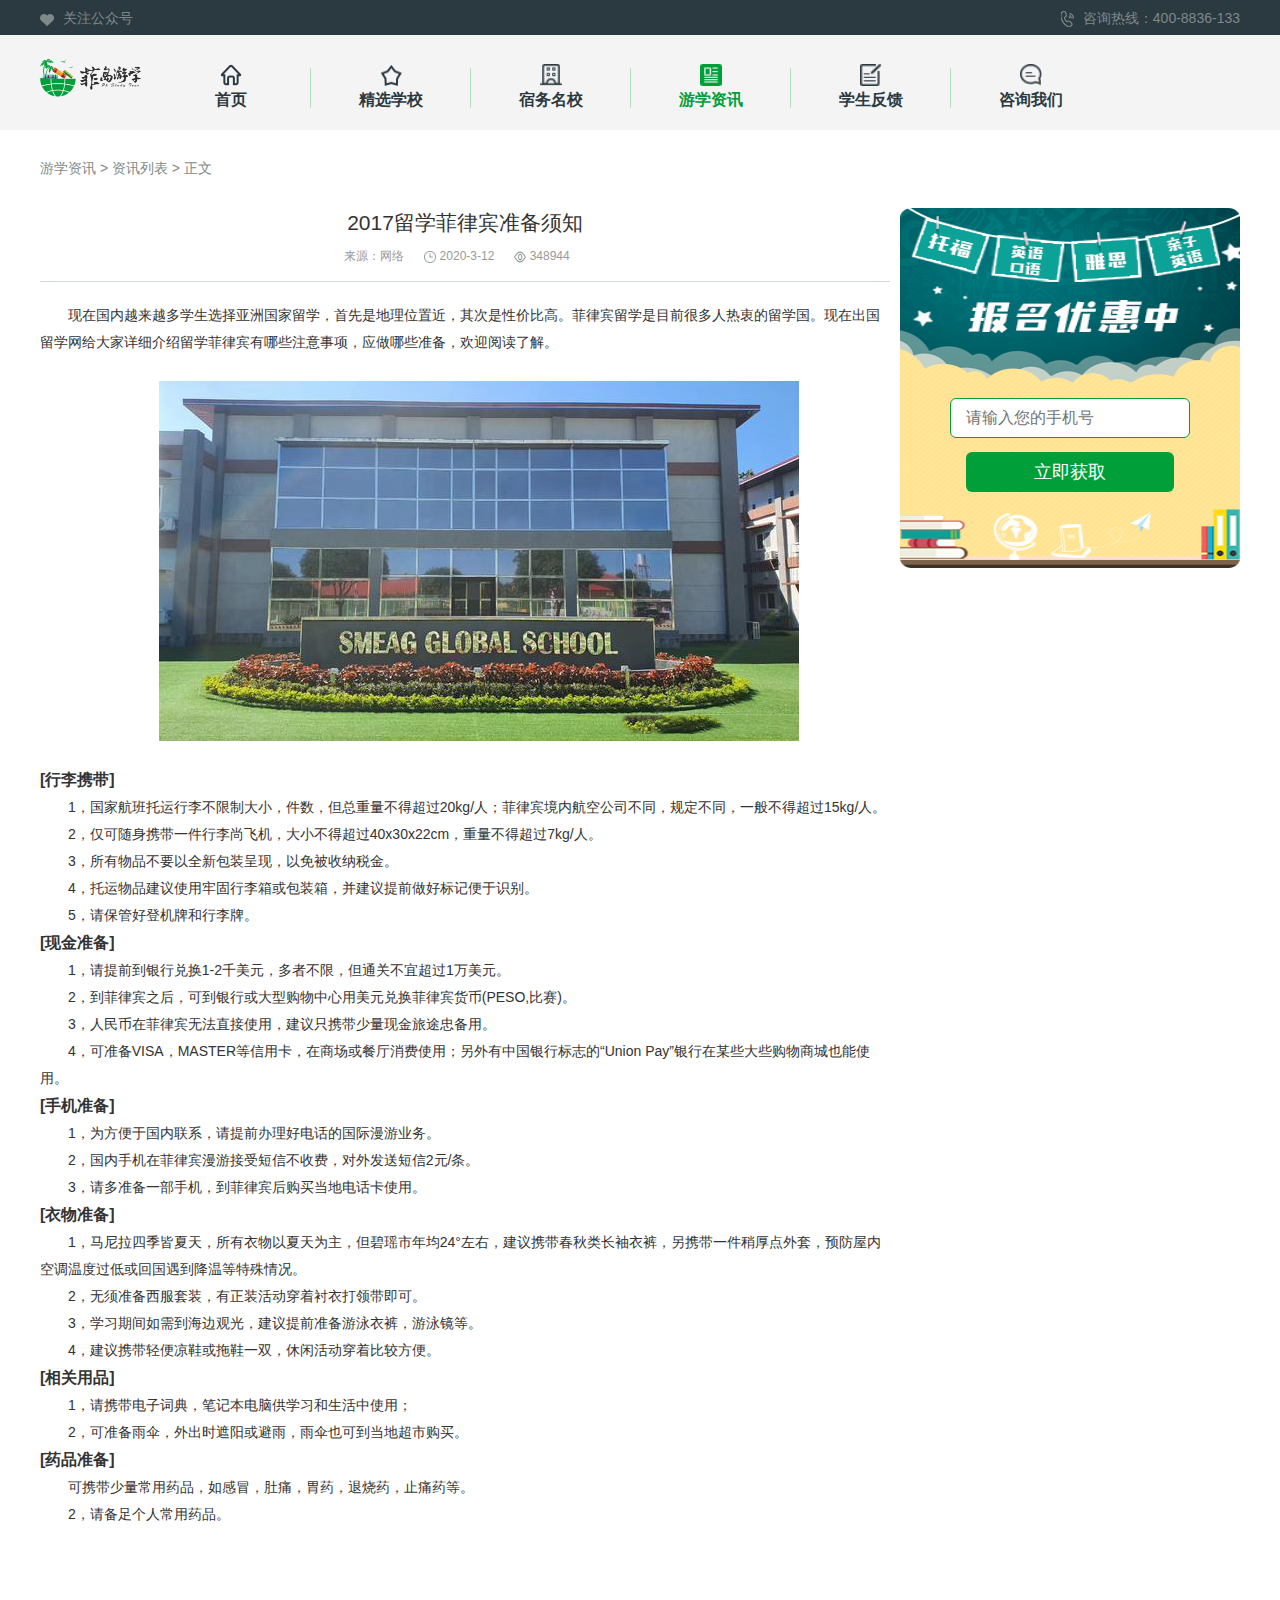
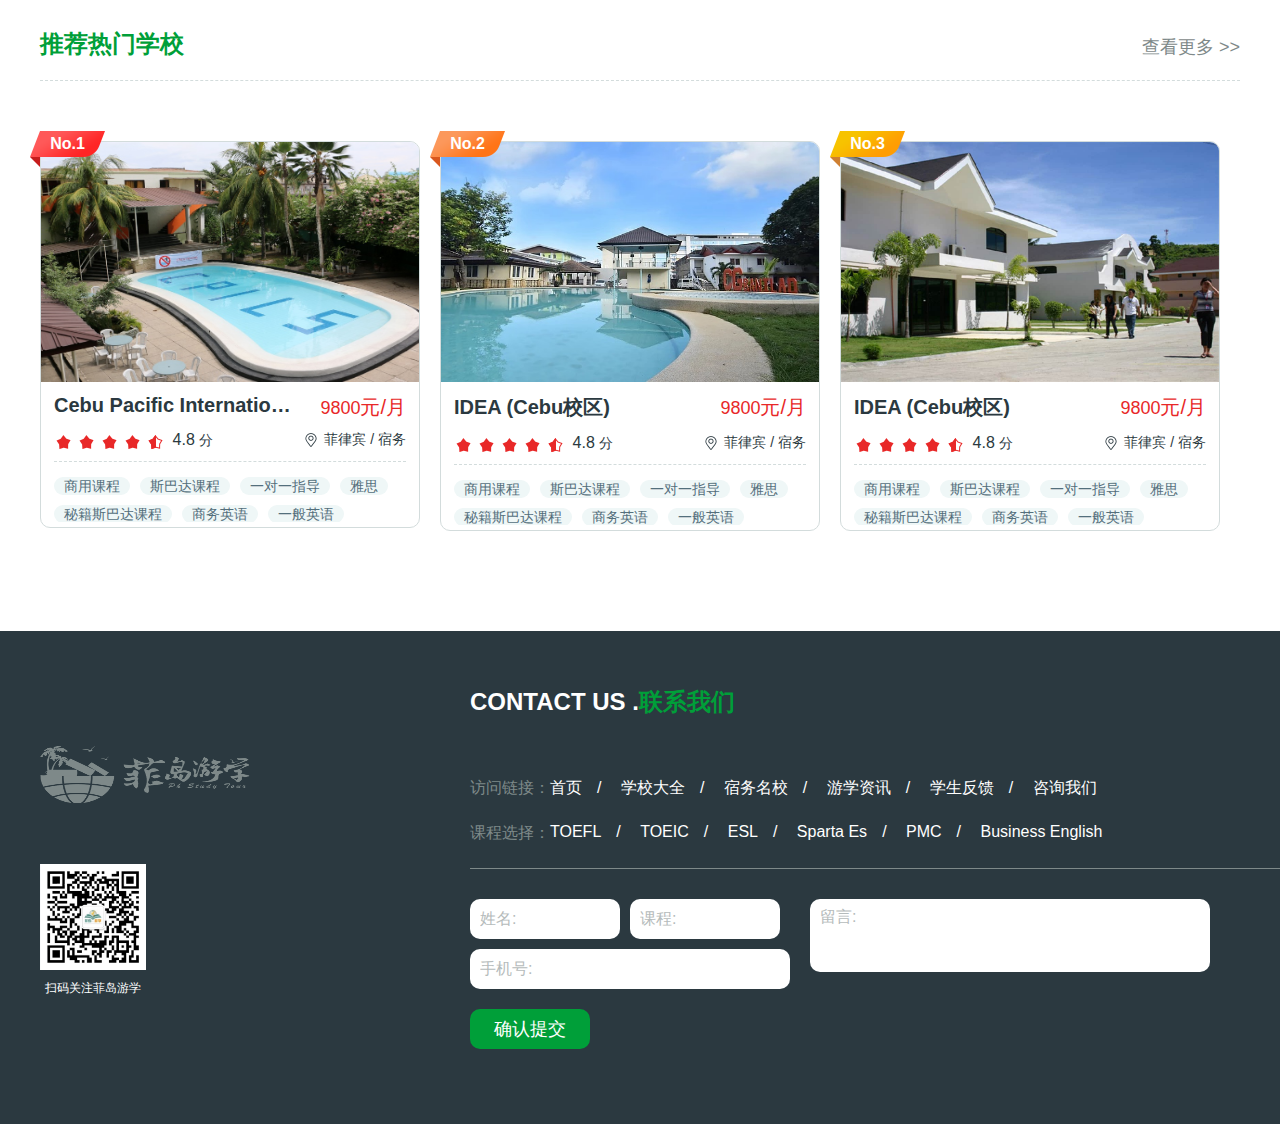
<file: yxlist.html>
<!DOCTYPE html>
<html lang="zh">
<head>
	<meta charset="UTF-8">
	<meta name="viewport" content="width=device-width, initial-scale=1.0">
	<meta http-equiv="X-UA-Compatible" content="ie=edge">
	<title>游学资讯</title>
	<link rel="stylesheet" href="css/index.css">
	<link rel="stylesheet" href="css/public.css">
	<link rel="stylesheet" href="css/swiper-3.4.2.min.css">
	<link rel="stylesheet" href="css/animate.css">
	<link rel="stylesheet" type="text/css" href="css/normalize.css" />
	<link rel="stylesheet" type="text/css" href="css/htmleaf-demo.css">
	<script src="js/jquery.min.js"></script>
	<script src="js/index.js"></script>
	<script src="js/public.js"></script>
	<script src="js/swiper-3.4.2.min.js"></script>
	<script src="js/echarts.min.js"></script>
	<link rel="stylesheet" href="layui/css/layui.css">
	<script src="layui/layui.js"></script>
	<script type="text/javascript" src="js/prefixfree.min.js"></script>
	<script type="text/javascript" src="js/zoom-slideshow.js"></script>
		<script type="text/javascript" src="http://api.map.baidu.com/api?key=&v=1.1&services=true"></script>
</head>
<body>
	<!-- 公共顶部  A-->
	<div class="m-header">
	    <div class="header-main c">
	        <div class="header-main-left fl">
	            <div class="shou-d f14">
	                <i><img src="images/ico_1.png" alt=""></i>
	                <span>关注公众号</span>
	            </div>
	            <div class="hide-e">
	                <div class="hide-e-main f14">
	                    <i><img src="images/ico_34.png" alt=""></i>
	                    <p>
	                        <img src="images/public_ico.png" alt="">
	                    </p>
	                    <span>扫码关注公众号</span>
	                </div>
	            </div>
	        </div>
	        <div class="header-main-right fr f14">
	            <i><img src="images/ico_2.png" alt=""></i>
	            <span>咨询热线：400-8836-133</span>
	        </div>
	    </div>
	</div>
	<!-- 二级头部导航 -->
	<div class="m-navigationbox">
		<div class="m-navigation c">
			<a href="index.html" target="_blank" class="logo"><img src="images/logo.png" alt=""></a>
			<div class="ul c">
				<a href="index.html" target="_blank"><i></i><p>首页</p></a>
				<a href="list.html" target="_blank"><i></i><p>精选学校</p></a>
				<a href="cebu.html" target="_blank"><i></i><p>宿务名校</p></a>
				<a href="yxlist.html" target="_blank" class="on"><i></i><p>游学资讯</p></a>
				<a href="consultation.html" target="_blank"><i></i><p>学生反馈</p></a>
				<a href="consultation.html" target="_blank"><i></i><p>咨询我们</p></a>
			</div>
		</div>
	</div>
	<!-- 面包屑导航 -->
	<div class="m-puicnav-top">
		<a href="yxlist.html">游学资讯</a> &gt;
		<a href="list.html">资讯列表</a> &gt;
		<a href="javascript:void(0)">正文</a>
	</div>
	<div class="listContentbox">
		<div class="listContent-main">
			<div class="content-l">
				<div class="heading t-c">
					<em>2017留学菲律宾准备须知</em>
					<p>
						<span>来源：网络</span>
						<span><img src="images/zx1.png" alt="">2020-3-12</span>
						<span><img src="images/zx2.png" alt="">348944</span>
					</p>
				</div>
				<div class="listSubstance">
					<p>现在国内越来越多学生选择亚洲国家留学，首先是地理位置近，其次是性价比高。菲律宾留学是目前很多人热衷的留学国。现在出国留学网给大家详细介绍留学菲律宾有哪些注意事项，应做哪些准备，欢迎阅读了解。</p>
					<p class="img"><img src="images/132d.jpeg" alt=""></p>
					<em>[行李携带]</em>
					<p>1，国家航班托运行李不限制大小，件数，但总重量不得超过20kg/人；菲律宾境内航空公司不同，规定不同，一般不得超过15kg/人。</p>
					<p>2，仅可随身携带一件行李尚飞机，大小不得超过40x30x22cm，重量不得超过7kg/人。</p>
					<p>3，所有物品不要以全新包装呈现，以免被收纳税金。</p>
					<p>4，托运物品建议使用牢固行李箱或包装箱，并建议提前做好标记便于识别。</p>
					<p>5，请保管好登机牌和行李牌。</p>
					<em>[现金准备]</em>
					<p>1，请提前到银行兑换1-2千美元，多者不限，但通关不宜超过1万美元。</p>
					<p>2，到菲律宾之后，可到银行或大型购物中心用美元兑换菲律宾货币(PESO,比赛)。</p>
					<p>3，人民币在菲律宾无法直接使用，建议只携带少量现金旅途忠备用。</p>
					<p>4，可准备VISA，MASTER等信用卡，在商场或餐厅消费使用；另外有中国银行标志的“Union Pay”银行在某些大些购物商城也能使用。</p>
					<em>[手机准备]</em>
					<p>1，为方便于国内联系，请提前办理好电话的国际漫游业务。</p>
					<p>2，国内手机在菲律宾漫游接受短信不收费，对外发送短信2元/条。</p>
					<p>3，请多准备一部手机，到菲律宾后购买当地电话卡使用。</p>
					<em>[衣物准备]</em>
					<p>1，马尼拉四季皆夏天，所有衣物以夏天为主，但碧瑶市年均24°左右，建议携带春秋类长袖衣裤，另携带一件稍厚点外套，预防屋内空调温度过低或回国遇到降温等特殊情况。</p>
					<p>2，无须准备西服套装，有正装活动穿着衬衣打领带即可。</p>
					<p>3，学习期间如需到海边观光，建议提前准备游泳衣裤，游泳镜等。</p>
					<p>4，建议携带轻便凉鞋或拖鞋一双，休闲活动穿着比较方便。</p>
					<em>[相关用品]</em>
					<p>1，请携带电子词典，笔记本电脑供学习和生活中使用；</p>
					<p>2，可准备雨伞，外出时遮阳或避雨，雨伞也可到当地超市购买。</p>
					<em>[药品准备]</em>
					<p>可携带少量常用药品，如感冒，肚痛，胃药，退烧药，止痛药等。</p>
					<p>2，请备足个人常用药品。</p>
				</div>
			</div>
			<div class="content-r">
				<img src="images/tbg.png" alt="">
				<form class="submit">
					<div class="m-bm-input">
						<input type="text" name="mobile" onfocus="this.placeholder=''" onblur="this.placeholder='请输入您的手机号'" placeholder="请输入您的手机号">
						<p class=" apply-submit">立即获取</p>
					</div>
				</form>
			</div>
		</div>
	</div>
	<!-- 热门学校 -->
	<div class="indexHotSchool">
		<div class="indexHotSchool-box">
			<div class="m-content">
				<em>推荐热门学校</em>
				<a href="javascript:void(0)">查看更多 >></a>
			</div>
			<div class="HotSchoold-list mt60">
				<div class="list-main">
					<ul class="c">
						<li>
							<div class="sort-ico"><span>No.1</span></div>
							<div class="li-main">
								<div class="m-li-main-top"><a href="#"><img src="images/a.jpg" alt=""></a></div>
								<div class="li-main-text">
									<div class="title-maun c">
										<p class="title-l"><a href="#">Cebu Pacific International Language School</a></p>
										<p class="pric-r"><span><em>9800</em>元/月</span></p>
									</div>
									<div class="pinf c">
										<div class="pinf-l c">
											<p class="ico">
												<i><img src="images/ico_8_1.png" alt=""></i>
												<i><img src="images/ico_8_1.png" alt=""></i>
												<i><img src="images/ico_8_1.png" alt=""></i>
												<i><img src="images/ico_8_1.png" alt=""></i>
												<i><img src="images/ico_8_2.png" alt=""></i>
											</p>
											<p class="fen">4.8 <em>分</em></p>
										</div>
										<div class="r-city">
											<i><img src="images/ico_4.png" alt=""></i>
											<span>菲律宾 / 宿务</span>
										</div>
									</div>
									<div class="lable c">
										<i>商用课程</i>
										<i>斯巴达课程</i>
										<i>一对一指导</i>
										<i>雅思</i>
										<i>秘籍斯巴达课程</i>
										<i>商务英语</i>
										<i>一般英语</i>
									</div>
								</div>
							</div>
						</li>
						<li>
							<div class="sort-ico"><span>No.2</span></div>
							<div class="li-main">
								<div class="m-li-main-top"><a href="#"><img src="images/b.jpg" alt=""></a></div>
								<div class="li-main-text">
									<div class="title-maun c">
										<p class="title-l"><a href="#">IDEA (Cebu校区)</a></p>
										<p class="pric-r"><span><em>9800</em>元/月</span></p>
									</div>
									<div class="pinf c">
										<div class="pinf-l c">
											<p class="ico">
												<i><img src="images/ico_8_1.png" alt=""></i>
												<i><img src="images/ico_8_1.png" alt=""></i>
												<i><img src="images/ico_8_1.png" alt=""></i>
												<i><img src="images/ico_8_1.png" alt=""></i>
												<i><img src="images/ico_8_2.png" alt=""></i>
											</p>
											<p class="fen">4.8 <em>分</em></p>
										</div>
										<div class="r-city">
											<i><img src="images/ico_4.png" alt=""></i>
											<span>菲律宾 / 宿务</span>
										</div>
									</div>
									<div class="lable c">
										<i>商用课程</i>
										<i>斯巴达课程</i>
										<i>一对一指导</i>
										<i>雅思</i>
										<i>秘籍斯巴达课程</i>
										<i>商务英语</i>
										<i>一般英语</i>
									</div>
								</div>
							</div>
						</li>
						<li>
							<div class="sort-ico"><span>No.3</span></div>
							<div class="li-main">
								<div class="m-li-main-top"><a href="#"><img src="images/f.jpg" alt=""></a></div>
								<div class="li-main-text">
									<div class="title-maun c">
										<p class="title-l"><a href="#">IDEA (Cebu校区)</a></p>
										<p class="pric-r"><span><em>9800</em>元/月</span></p>
									</div>
									<div class="pinf c">
										<div class="pinf-l c">
											<p class="ico">
												<i><img src="images/ico_8_1.png" alt=""></i>
												<i><img src="images/ico_8_1.png" alt=""></i>
												<i><img src="images/ico_8_1.png" alt=""></i>
												<i><img src="images/ico_8_1.png" alt=""></i>
												<i><img src="images/ico_8_2.png" alt=""></i>
											</p>
											<p class="fen">4.8 <em>分</em></p>
										</div>
										<div class="r-city">
											<i><img src="images/ico_4.png" alt=""></i>
											<span>菲律宾 / 宿务</span>
										</div>
									</div>
									<div class="lable c">
										<i>商用课程</i>
										<i>斯巴达课程</i>
										<i>一对一指导</i>
										<i>雅思</i>
										<i>秘籍斯巴达课程</i>
										<i>商务英语</i>
										<i>一般英语</i>
									</div>
								</div>
							</div>
						</li>
					</ul>
				</div>
			</div>
		</div>
	</div>
		<!-- 公共底部 -->
		<div class="m-footer">
			<div class="m-footer-main c">
				<div class="m-footer-l">
					<div class="top-logo"><a href="index.html"><img src="images/logo_1.png" alt=""></a></div>
					<div class="public-ico">
						<p class="ico"><img src="images/public_ico.png" alt=""></p>
						<p class="text">扫码关注菲岛游学</p>
					</div>
				</div>
				<div class="m-footer-r">
					<div class="top-title"><span>CONTACT US .</span><em>联系我们</em></div>
					<div class="friendshipLink">
						<div class="link-main c">
							<div class="link-l">访问链接：</div>
							<div class="link-nav">
								<a href="index.html"><span>首页</span><i>/</i></a>
								<a href=""><span>学校大全</span><i>/</i></a>
								<a href=""><span>宿务名校</span><i>/</i></a>
								<a href=""><span>游学资讯</span><i>/</i></a>
								<a href=""><span>学生反馈</span><i>/</i></a>
								<a href=""><span>咨询我们</span><i></i></a>
							</div>
						</div>
						<div class="link-main c">
							<div class="link-l">课程选择：</div>
							<div class="link-nav">
								<a href="javascript:void(0)"><span>TOEFL</span><i>/</i></a>
								<a href="javascript:void(0)"><span>TOEIC</span><i>/</i></a>
								<a href="javascript:void(0)"><span>ESL</span><i>/</i></a>
								<a href="javascript:void(0)"><span>Sparta Es</span><i>/</i></a>
								<a href="javascript:void(0)"><span>PMC</span><i>/</i></a>
								<a href="javascript:void(0)"><span>Business English</span><i></i></a>
							</div>
						</div>
						<div class="xiang-foot"></div>
					</div>
					<div class="footer-form">
						<form action="" class="submit-area">
							<input type="hidden" name="source" value="6">
							<input type="hidden" name="equipment" value="2">
							<div class="form-cent c">
								<div class="form-cent-l">
									<p class="top-m">
										<input type="text" name="name" placeholder="姓名:">
										<input type="text" name="intention-course" placeholder="课程:">
									</p>
									<p class="bot">
										<input type="text" name="mobile" placeholder="手机号:">
									</p>
								</div>
								<div class="form-cent-r">
									<textarea rows="6" name="message" placeholder="留言:"></textarea>
								</div>
							</div>
							<div class="form-bottom">
								<a href="javascript:void(0)" class="apply-submit">确认提交</a>
							</div>
						</form>
					</div>
				</div>
			</div>
		</div>
</body>
</html>
</file>
<file: css/index.css>
body{background-color: #fff;}
 /* 首页顶部 */
.indexHeader{width:100%;height:100px;background: #f4f4f4;}
.indexHeader-main{width:1200px;margin:0 auto;height:100%;}
.indexHeader-main .left-logo{width:211px;height:75px;margin-top: 14px;}
.indexHeader-main .left-logo img{height:100%;display: block;}
.indexHeader-main .right-box{margin-top: 10px;}
.indexHeader-main .right-box .right-box-ico{background: #fff;width:70px;height:70px;border: 1px solid #818181;border-radius: 3px;padding: 1px;}
.indexHeader-main .right-box .right-box-ico img{width:100%;height:100%;}
.indexHeader-main .right-box .right-box-text{margin-left: 11px;}
.indexHeader-main .right-box .right-box-text p{color: #595959;line-height: 25px;}
/* 首页导航 */
.indexNav{width:100%;z-index:50;height:50px;background:#009f39;}
.indexNav.on{position: fixed;top:0;}
.indexNav-main{width:1200px;margin:0 auto;height:50px;}
.indexNav-main ul{height:100%;}
.indexNav-main ul li{float: left;width:16%;height:100%;background:url(../images/nav_7.png) no-repeat left content;display: flex;align-items: center;justify-content: center;}
.indexNav-main ul li p.ico{width:22px;height:22px;margin-right: 6px;}
.indexNav-main ul li p.text{font-size: 18px;color: #fff;}
.indexNav-main ul li:hover{background:#15ae98;}
.indexNav-main ul li.on{background: #15AE98;}
.indexNav-main ul li.on p.text{color: #fff;}
.indexNav-main ul li:nth-child(1) p.ico{background: url(../images/nav_1_1.png) no-repeat center;background-size: 100% 100%;}
.indexNav-main ul li:nth-child(2) p.ico{background: url(../images/nav_2_1.png) no-repeat center;background-size: 100% 100%;}
.indexNav-main ul li:nth-child(3) p.ico{background: url(../images/nav_3_1.png) no-repeat center;background-size: 100% 100%;}
.indexNav-main ul li:nth-child(4) p.ico{background: url(../images/nav_4_1.png) no-repeat center;background-size: 100% 100%;}
.indexNav-main ul li:nth-child(5) p.ico{background: url(../images/nav_5_1.png) no-repeat center;background-size: 100% 100%;}
.indexNav-main ul li:nth-child(6) p.ico{background: url(../images/nav_6_1.png) no-repeat center;background-size: 100% 100%;}
.indexNav-main ul li.show-nav{position: relative;}
.indexNav-main ul li.show-nav .hide-nav{display: none;position: absolute;top:50px;left: 0;width:100%;background:#009f39;overflow: hidden;border-radius: 0 0 10px 10px;z-index: 50;}
.indexNav-main ul li.show-nav .hide-nav a{display: block;font-size: 18px;color: #fff;height:45px;line-height: 45px;text-align: center;}
.indexNav-main ul li.show-nav .hide-nav a+a{border-top: 1px solid rgba(127,207,156,.5);}
.indexNav-main ul li.show-nav .hide-nav a:hover{background-color: #15AE98;}
/* 热门学校 */
.indexHotSchool{width:100%;height:auto;margin-top: 60px;}
.indexHotSchool-box{width:1200px;margin: 0 auto;}
.publicTitle p.title{font-size: 30px;color: #2B3940;font-weight: 500;}
.publicTitle p.title em{color: #009F39;}
.publicTitle p.un{font-size: 20px;color: #009F39;margin-top: 8px;font-weight: 500;}
.publicTitle p.ico{width:30px;height:2px;border-radius: 1px;background-color: #009F39;margin: 0 auto;}
.publicTitle p.text{font-size: 16px;color:#7E8989;font-weight: 500;}
.HotSchoold-list .list-main ul li{margin-bottom: 40px;margin-right:20px;width:380px;float: left;position: relative;}
.HotSchoold-list .list-main ul li .sort-ico{z-index: 3;position: absolute;left:-10px;top:-10px;width:75px;height:36px;text-align: center;background: url(../images/ico_6_3.png) no-repeat center;background-size: 100% 100%;}
.HotSchoold-list .list-main ul li .sort-ico span{display: inline-block;text-align: center;font-size: 16px;color: #fff;font-weight: bold;line-height: 25px;}
.HotSchoold-list .list-main ul li .li-main{background: #fff;width:100%;height:auto;border-radius: 10px;border: 1px solid #d3dcdc;overflow:hidden;}
.HotSchoold-list .list-main ul li .li-main .li-main-top{width:100%;height:240px;}
.HotSchoold-list .list-main ul li .li-main .li-main-top img{width:100%;height:100%;}
.HotSchoold-list .list-main ul li .li-main .m-li-main-top{width:100%;height:240px;}
.HotSchoold-list .list-main ul li .li-main .m-li-main-top img{width:100%;height:100%;transition: all .5s;-moz-transition: all .5s;-webkit-transition: all .5s;-o-transition: all .5s;display: block;}
.HotSchoold-list .list-main ul li .li-main .m-li-main-top:hover img{transform:scale(1.1);-webkit-transform:scale(1.1);-moz-transform:scale(1.1);-o-transform:scale(1.1);}
.HotSchoold-list .list-main ul li .li-main .li-main-text{padding: 12px 13px 5px;}
.HotSchoold-list .list-main ul li .li-main .li-main-text .title-maun .title-l{float: left;width:auto;max-width: 70%;}
.HotSchoold-list .list-main ul li .li-main .li-main-text .title-maun .title-l a{font-size: 20px;font-weight: bold;color: #2B3940;display: inline-block;max-width: 100%;text-overflow: ellipsis;white-space: nowrap;overflow: hidden;}
.HotSchoold-list .list-main ul li .li-main .li-main-text .title-maun .pric-r{float: right;}
.HotSchoold-list .list-main ul li .li-main .li-main-text .title-maun .pric-r span{font-size: 20px;color:#e82828;}
.HotSchoold-list .list-main ul li .li-main .li-main-text .title-maun .pric-r em{font-size: 18px;color: #E82828;}
.HotSchoold-list .list-main ul li .li-main .li-main-text .pinf{margin-top: 10px;}
.HotSchoold-list .list-main ul li .li-main .li-main-text .pinf .pinf-l{float: left;}
.HotSchoold-list .list-main ul li .li-main .li-main-text .pinf .pinf-l p.ico{float: left;height:20px;line-height: 20px;}
.HotSchoold-list .list-main ul li .li-main .li-main-text .pinf .pinf-l p.ico i{width:15px;height:15px;display: inline-block;line-height: 15px;margin: 0 2px;}
.HotSchoold-list .list-main ul li .li-main .li-main-text .pinf .pinf-l p.ico i img{width:100%;height:100%;}
.HotSchoold-list .list-main ul li .li-main .li-main-text .pinf .pinf-l p.fen{float: left;font-size: 16px;color:#2B3940;margin-left: 8px;}
.HotSchoold-list .list-main ul li .li-main .li-main-text .pinf .pinf-l p.fen em{font-size: 14px;}
.HotSchoold-list .list-main ul li .li-main .li-main-text .pinf .r-city{float: right;}
.HotSchoold-list .list-main ul li .li-main .li-main-text .pinf .r-city i{width:12px;height:14px;display: inline-block;}
.HotSchoold-list .list-main ul li .li-main .li-main-text .pinf .r-city i img{width:100%;height:100%;}
.HotSchoold-list .list-main ul li .li-main .li-main-text .pinf .r-city span{display: inline-block;font-size: 14px;color:#2B3940;margin-left: 3px;}
.HotSchoold-list .list-main ul li .li-main .li-main-text .lable{border-top:1px dashed #D3DCDC;margin-top: 10px;padding-top: 10px;height:61px;overflow: hidden;}
.HotSchoold-list .list-main ul li .li-main .li-main-text .lable i{margin:5px 10px 5px 0;border-radius: 10px;display: block;float: left;font-size: 14px;color:#546F7c;background: #eff7f7;line-height: 18px;padding: 0 10px;}
.HotSchoold-list .list-main ul li:nth-child(3n){margin-right: 0px;}
.HotSchoold-list .list-main ul li:nth-child(1) .sort-ico{background: url(../images/ico_6.png) no-repeat center;background-size: 100% 100%;}
.HotSchoold-list .list-main ul li:nth-child(2) .sort-ico{background: url(../images/ico_6_1.png) no-repeat center;background-size: 100% 100%;}
.HotSchoold-list .list-main ul li:nth-child(3) .sort-ico{background: url(../images/ico_6_2.png) no-repeat center;background-size: 100% 100%;}
.HotSchoold-list .list-main ul li .lpdata-m{display: none;position: absolute;height:100%;width:100%;z-index: 2;left:0;top:0;background-color: rgba(0,159,57,.07);}
.HotSchoold-list .list-main ul li .lpdata-m .lpdate-m-center{position: relative;width:100%;height:100%;}
.HotSchoold-list .list-main ul li .lpdata-m .lpdate-m-center span{position: absolute;left:50%;top:50%;margin-left: -50px;margin-top:-17px;display: block;width:100px;height:34px;line-height: 34px;font-size: 18px;color: #fff;background: #009F39;text-align: center;border-radius: 3px;}
.HotSchoold-list .list-bottom{width:590px;height:50px;line-height: 50px;margin: 0 auto;text-align: center;background-color: #f7f8fb;border-radius: 10px;}
.HotSchoold-list .list-bottom a{display: block;width:100%;height:100%;font-size: 24px;color: #3a7951;}
/* 学生学习心得 */
.student-box{width:100%;height:auto;}
.student-main{width:1200px;margin: 0 auto;}
.indexExperience-list{margin-top:60px;width:100%;height:auto;}
.indexExperience-list .list-main ul li{float: left;width:280px;height:360px;background: #f9f9f9;border-radius: 10px;overflow: hidden;position: relative;}
.indexExperience-list .list-main ul li:hover .li-show .bottom-text{bottom:-40px;-o-transition: all .4s;-moz-transition: all .4s;transition: all .4s;-webkit-transition: all .4s;}
.indexExperience-list .list-main ul li:hover .li-hide{left:0;opacity: 1;-o-transition: all .4s;-webkit-transition: all .4s;transition: all .4s;-moz-transition: all .4s;}
.indexExperience-list .list-main ul li+li{margin-left:20px;}
.indexExperience-list .list-main ul li .li-show{width:100%;height:100%;position: relative;}
.indexExperience-list .list-main ul li .li-show .bg-ico{width:100%;height:100%;}
.indexExperience-list .list-main ul li .li-show .bg-ico img{width:100%;height:100%;}
.indexExperience-list .list-main ul li .li-show .bottom-text{position: absolute;left:50%;width:254px;margin-left: -127px;bottom:14px;-o-transition: all .4s;-webkit-transition: all .4s;transition: all .4s;-moz-transition: all .4s;}
.indexExperience-list .list-main ul li .li-show .bottom-text i{position: relative;top:2px;display: block;float: left;width:36px;height:36px;background:#fff;border-radius: 100%;overflow: hidden;border:1px solid #fff;}
.indexExperience-list .list-main ul li .li-show .bottom-text i img{width:100%;height:100%;}
.indexExperience-list .list-main ul li .li-show .bottom-text span{display: inline-block;float: left;margin-left:10px;width:205px;font-size: 16px;color: #fff;line-height: 20px;display: -webkit-box;-webkit-box-orient: vertical;-webkit-line-clamp:2;overflow: hidden;}
.indexExperience-list .list-main ul li .li-hide{position: absolute;left:-280px;top:0px;background:rgba(0,0,0,.5);width:100%;height:100%;z-index: 3;-o-transition: all .4s;transition: all .4s;-webkit-transition: all .4s;-moz-transition: all .4s;}
.indexExperience-list .list-main ul li .li-hide .li-hide-main{width:254px;margin: 0 auto;}
.indexExperience-list .list-main ul li .li-hide .li-hide-main i{display: block;width:88px;height:88px;background: #FFFFFF;border-radius: 100%;border: 1px solid #fff;opacity: inherit;margin:62px auto;}
.indexExperience-list .list-main ul li .li-hide .li-hide-main i img{width:100%;height:100%;border-radius: 100%;}
.indexExperience-list .list-main ul li .li-hide .li-hide-main p.self{font-size: 16px;color: #fff;text-align: center;line-height: 20px;margin-top: 30px;}
.indexExperience-list .list-main ul li .li-hide .li-hide-main p.leva{font-size: 14px;color: #fff;line-height: 20px;margin-top: 30px;}
/* 服务流程 */
.m-indexService{width: 100%;height: auto;background: url(../images/ico_35.png) no-repeat center;background-size: 100% 100%;overflow: hidden;margin-top: 80px;}
.m-indexService-main{width:1200px;margin: 0 auto;}
.m-indexService-main .publicTitle p.title{color: #fff;}
.m-indexService-main .publicTitle p.un{color:#ddf1e4;}
.m-indexService-main .publicTitle p.ico{background: #fff;}
.m-indexService-main .publicTitle p.text{color: #ddf1e4;}
.Service-main{width:1200px;margin: 0 auto;}
.service-list{margin-top:60px;}
.service-list ul li{width:180px;height:auto;float: left;}
.service-list ul li .top-ico{width:100px;height:100px;margin: 0 auto;position: relative;z-index: 2;}
.service-list ul li .top-ico img{width:100%;height:100%;}
.service-list ul li .bottom-text{width:100%;height:223px;background: #fff;border-radius: 10px;position: relative;top:-50px;z-index: 1;}
.service-list ul li .bottom-text .bottom-text-main{padding: 0 10px;}
.service-list ul li .bottom-text .bottom-text-main p.title{margin-top: 10px;text-align: center;}
.service-list ul li .bottom-text .bottom-text-main p.title em{display: inline-block;font-size: 30px;color: #009F39;font-weight: bold;font-style: italic;}
.service-list ul li .bottom-text .bottom-text-main p.title i{display: inline-block;font-size: 30px;color:rgba(0,159,57,.5);font-weight: bold;font-style: italic;}
.service-list ul li .bottom-text .bottom-text-main p.title span{display: inline-block;font-size: 16px;color: #009F39;padding-left: 5px;}
.service-list ul li .bottom-text .bottom-text-main p.text{font-size: 14px;color: #2B3940;line-height: 18px;margin-top: 14px;text-indent: 2em;}
.service-list ul li+li{margin-left: 20px;}
.indexClass{margin-top: 120px;}
.indexClass-main{width:1200px;margin: 60px auto;}
.indexClass-main .class-l{width:940px;height:380px;float: left;}
.indexClass-main .class-l ul li{float: left;margin-right: 10px;margin-bottom: 10px;width:222px;}
.indexClass-main .class-l ul li a img{width:100%;height: 100%;/* border: 1px dashed #D3DCDC;border-radius: 10px; */}
.indexClass-main .class-r{width:160px;float:left;height: 380px;}
.indexClass-main .class-r ul li{width:100%;margin-bottom: 10px;}
.indexClass-main .class-r ul li a img{width: 100%;height:100%;/* border: 1px dashed #D3DCDC;border-radius: 7px; */}
/* 菲岛留学提供服务 */
.indexFeidao{width:100%;}
.indexFeidao-main{width:1200px;margin: 0 auto;overflow: hidden;}
.indexFeidao-main .indexFuwu{width:1200px;margin: 50px auto;}
.indexFeidao-main .indexFuwu ul li{float: left;margin-right: 14px;}
.indexFeidao-main .indexFuwu ul li a img{width:100%;height: 100%;/* border: 1px dashed #D3DCDC;border-radius: 7px; */}
/* 地理位置 */
.indexMap{width:100%;margin: 60px auto;height: auto;}
.indexMap-main{width:1200px;margin:auto;overflow: hidden;}
.position-center{margin-top: 60px;}
.position-center .position-l{float: left;width:576px;border-radius: 10px;overflow: hidden;height: 737px;}
.position-center .position-l img{width: 100%;height:100%;}
.position-center .position-r{float: left;width:610px;height: auto;margin-left: 1%;}
.position-r-main ul li{margin-bottom: 20px;margin-right: 10px;float: left;width:278px;height:356px;background-color: #fff;overflow: hidden;border-radius: 10px;border:1px solid #d3dcdc;}
.position-r-main ul li .top-img img{width:100%;height:100%;}
.position-r-main ul li .top-img{width:100%;height:160px;}
.position-r-main ul li .bottom-text{padding: 15px 11px;position: relative;height:165px;}
.position-r-main ul li .bottom-text p.title{text-align: center;}
.position-r-main ul li .bottom-text p.title a{font-size: 24px;color: #009F39;}
.position-r-main ul li .bottom-text p.text{font-size: 14px;color: #2B3940;line-height: 20px;margin-top: 12px;overflow: hidden;white-space:normal;text-overflow: ellipsis;height:90px;width: 100%;word-break: break-all;-webkit-box-orient: vertical;-webkit-line-clamp: 4;}
.position-r-main ul li .bottom-text a.bu-it{display: block;width:80px;height:26px;line-height: 24px;border-radius: 13px;font-size: 14px;color: #009F39;border: 1px solid #009F39;text-align: center;position: absolute;left:50%;margin-left: -40px;bottom:15px;}
.position-r-main ul li:nth-child(2n){margin-right: 0;}

/* 学校详情 */
.indexHotSchool-box .m-content{border-bottom: 1px dashed #D3DCDC;padding-bottom: 20px;}
.indexHotSchool-box .m-content em{font-size: 24px;color: #009F39;font-weight: 600;}
.indexHotSchool-box .m-content a{font-size: 18px;color: #7E8989;float: right;margin-top: 7px;}
/* 楼盘信息 */
.m-lpdatabox{width: 1200px;margin: auto;}
/* 轮播图 */
.m-sidechild{width: 462px;float: left;height: 403px;overflow: hidden;}
.header{width: 462px;height:auto;}
#view{width: 462px;height: 300px;}
#pics-thumbs{margin-top: 50px;}
#view img{height: 100%;display: table-cell;vertical-align: middle;border-radius: 8px;box-shadow: 0 0 10px rgba(0,0,0,.6);}
#pics-thumbs img{padding: 5px; margin: 0 2px;border-radius: 4px;box-shadow: 0 0 5px rgba(0,0,0,.6);cursor: pointer;height: 75px;transition-duration: .5s;}
.swiper-container{width: 100%;height: 300px;margin-left: auto;margin-right: auto;}
.swiper-slide{background-size: cover;background-position: center;}
.swiper-slide img{width: 100%;height: 100%;}
.gallery-top {height: 80%;width: 100%;}
.gallery-thumbs {height: 20%;box-sizing: border-box;padding: 10px 0;}
.gallery-thumbs .swiper-slide {height: 100%;opacity: 0.4;width: 80%;margin:0 auto;}
.gallery-thumbs .swiper-slide img{width: 100%;height: 100%;}
.gallery-thumbs .swiper-slide span{font-size: 12px;z-index: 11;width: 100%;height: 30px;color: #fff;background: rgba(0,0,0,.4);}
.gallery-thumbs .swiper-slide-thumb-active {opacity: 1;}


.m-echarts{width: 730px;float: right;height: 403px;overflow:hidden ;}
.m-echartsbox{width: 730px;height: auto;}
.content{width: 100%;height: auto;font-size: 16px;color: #333;}
.content em{font-weight: bold;font-size: 18px;}
.list-text{font-size: 14px;margin-top: 15px;color: #666;}
.list-text em{font-weight: bold;color: #dd2222;font-size: 15px;}
.list-text i{margin-left: 20px;}
.button{width:730;height: 50px;margin-top: 15px;border-bottom: 1px solid #D3DCDC;}
.k-button{width: 150px;float: left;height: 30px;}
.k-button button{width: 82%;height: 100%;background-color: green;border: none;}
.k-button button a{color: #fff;font-size: 14px;line-height: 30px;display: block;}
.h-button{width: 150px;float:left;height: 30px;}
.h-button button{width: 82%;height: 100%;background-color: #FF9E31;border: none;}
.h-button button a{color: #fff;font-size: 14px;line-height: 30px;display: block;}
.m-fs{width: 100%;height: 300px;margin:20px auto;}
.fs-content{width: 48%;float: left;}
.list-pf{width: 100%;font-size: 16px;color: #666;}
.list-pf i{font-weight: bold;color: #008000;}
.m-layui{width: 100%;height: 15px;margin-top: 29px;}
.m-layui-l{width: 25%;float: left;color: #666;}
.limitWidth {width: 70%;margin-top: 3px;float: right;margin-right: 14px;}
.e-cherts{width: 48%;float: right;}

/* 内容列表 */
.m-schoolCurriculum{width: 1200px;margin: 20px auto;height: auto;overflow: hidden;background-color: #fff;}
.switch{border-bottom:1px solid #009F39;margin-top: 50px;}
.switch span{cursor:pointer;display:block;float: left;padding:10px 30px;border-radius:10px 10px 0 0;font-size:19px;color:#2B3940;}
.switch span.on{background:#009F39;color:#FFF;}
/* .switch span .on a{color: #fff;} */
.m-schoolCurriculum_main{width: 1200px; margin: 0 auto;}
.m-schoolCurriculum_center{margin-top: 50px;}
.m-schoolCurriculum_center table tr th{height: 32px; line-height: 32px; color: #2B3940; padding: 0 10px;width:100%;}
.m-schoolCurriculum_center table th:nth-child(1){width: 25%;}
.m-schoolCurriculum_center table th:nth-child(2){width: 45%;}
.m-schoolCurriculum_center table th:nth-child(3){width: 30%;}
.m-schoolCurriculum_center table tr th+th{border-left: 1px solid #fff;}
.m-schoolCurriculum_center table tr td{ color: #2B3940; padding: 10px 10px; line-height: 20px;}
.m-schoolCurriculum_center table tr td+td{border-left: 1px solid #fff;}
.m-schoolCurriculum_center table tr{background: #EEF8F1}
.m-schoolCurriculum_center table tr:nth-child(2n){background: #F9FCFA}
.m-schoolCurriculum_center table tr:nth-child(1){background: #DDF1E4}
.m-Curriculum_itme{margin-top: 50px;}
.m-Curriculum_itme table tr th{height: 32px; line-height: 32px; color: #2B3940; padding: 0 10px;}
.m-Curriculum_itme table th:nth-child(1){width: 40%;}
.m-Curriculum_itme table th:nth-child(2){width: 60%;}
.m-Curriculum_itme table tr th+th{border-left: 1px solid #fff;}
.m-Curriculum_itme table tr td{ color: #2B3940; padding: 10px 10px; line-height: 20px;}
.m-Curriculum_itme table tr td+td{border-left: 1px solid #fff;}
.m-Curriculum_itme table tr{background: #EEF8F1}
.m-Curriculum_itme table tr:nth-child(2n){background: #F9FCFA}
.m-Curriculum_itme table tr:nth-child(1){background: #DDF1E4}
/* 学校详情页 */
.detailsbox{border: 1px solid #ddf1e4;margin-top: 35px;}
.detailsbox ul li{height: auto;}
.detailsbox ul li em{display: block;float: left;width: 100px;text-align: center;padding: 13px;background: #eef8f1;line-height: 25px;color: #333;}
.detailsbox ul li span{display: block;float: left;width: 1097px;padding: 13px 15px;font-size: 14px;color: #2B3940;line-height: 25px;}
.detailsbox ul li:nth-child(2n) em{display: block;float: left;background: #DDF1E4;}
.detailsbox ul li:nth-child(2n) span{background: #EEF8F1;}
.detailsbox ul li .mapbox{display: block;float: left;width: 1097px;background-color: #EEF8F1;}
.detailsbox ul li .mapbox i{display: block;font-size: 14px;color: #2B3940;padding: 13px 15px;}
.detailsbox ul li .map{display: block;height: 510px;background: #ccc;position: relative;}
.detailsbox ul li .y_lpmap{height: 510px;}
/* 学校图集 */
.detailsbox-main{width: 1200px;height:auto;overflow: hidden;}
.detailsbox-main .x-photo{margin-top: 35px;height:auto;}
.detailsbox-main .x-photo em{font-size: 20px;color: #009F39;}
.detailsbox-main .x-photo ul li{margin: 10px 10px;width:210px;height: auto;float: left;}
.detailsbox-main .x-photo ul li img{width: 100%;height: 100%;display: block;border-radius: 8px;}

/* 咨询我们 */
.consultation{width: 1200px;margin:50px auto;}
.consultation .consultationtitle .text{font-size: 30px;color: #009F39;text-align: center;}
.consultation .consultationtitle .english{font-size: 20px;color: #7E8989;text-align: center;position: relative;padding-bottom: 5px;}
.consultation .consultationtitle .english::before{content: "";display: block;margin: auto;width: 30px;height: 2px;border-radius: 100px;background: #009F39;position: absolute;bottom: 0;left: 50%;margin-left: -15px;}
.signup{width: 800px;margin: 40px auto;}
.signup form{float: left;width: 630px;}
.signup form .minput{margin-bottom: 20px;}
.signup form .minput .title{font-size: 18px;color: #2B3940;display: block;float: left;line-height: 40px;width: 130px;font-weight: bold;}
.signup form .minput .name{width: 458px;height: 40px;border: 1px solid #D3DCDC;padding: 0 20px;float: left;border-radius: 3px;font-size: 18px;color: #333;}
.signup form .minput .choice{float: left;height: 40px;color:#666;font-size: 17px;}
.signup form .minput .choice input lable{float: left;font-size: 18px;color: #2B3940;line-height: 40px;margin-right: 50px;}
/* .signup form .minput .choice p i.on{background-color: #00bc43;}
.signup form .minput .choice p i.on::before{content: "";display: block;width: 8px;height: 8px;border-radius: 10px;background-color: #fff;margin:-4px auto;position: relative;top: 50%;} */
.signup form .minput .contact{float: left;width: 458px;height: 40px;}
.signup form .minput .contact .mode{cursor: pointer;border: 1px solid #d3dcdc;width: 107px;height: 40px;border-radius: 3px;float: left;position: relative;}
.signup form .minput .contact .mode .modespan{width: 100%;height: 100%;display: block;line-height: 40px;font-size: 18px;color: #666;}
.signup form .minput .contact .mode i{margin-left: 15px;float: left;}
.signup form .minput .contact .mode img{width: 12px;float: right;margin: 18px 10px 0 0;}
.signup form .minput .contact .mode .mdrodown{display: none;max-height: 207px;overflow: auto;box-shadow: 3px 11px 20 0px(209,209,209,.6);border: 1px solid #d3dcdc;width: 100%;position: absolute;top:40px;left: -1px;background: #fff;z-index: 10;}
.signup form .minput .contact .mode .mdrodown span{border-bottom: 1px solid #d3dcdc;font-size: 18px;color: #7e8989;display: block;line-height: 40px;padding: 0 15px;position: relative;}
.signup form .minput .contact .mode .mdrodown span.on{color: #009f39;}
.signup form .minput .contact .modeinput{float: left;width: 335px;height: 40px;margin-left: 15px;}
.signup form .minput .contact .modeinput p{display: block;height: 40px;}
.signup form .minput .contact .modeinput p input{text-indent: 1em;border-radius: 3px;width: 100%;height: 98%;border: 1px solid #D3DCDC;font-size: 18px;color: #333;}
.signup form .minput .textarea{float: left;width: 490px;}
.signup form .minput .textarea textarea{border: 1px solid #D3DCDC;border-radius: 3px;outline: none;resize: none;font-size: 18px;color: #666;width: 93%;padding: 10px;height: 120px;}
.signup form .minput .submission{float: right;width: 459px;height: 50px;background-color: #009F39;font-size: 21px;color: #fff;text-align: center;line-height: 50px;border-radius: 3px;margin-right: 41px;}
.signup .sweepcodebox{float: right;width: 130px;}
.signup .sweepcodebox .sweepcode{border: 1px solid #009F39;border-radius: 3px;padding-bottom: 5px;margin-bottom: 20px;}
.signup .sweepcodebox .sweepcode img{width: 100%;height: 130px;}
.signup .sweepcodebox .sweepcode p{text-align: center;margin-top: 5px;font-size: 14px;color: #009F39;}


/* 游学资讯 */
.listContentbox{width: 100%;height: auto;}
.listContent-main{width: 1200px;height: 1360px;margin: auto;}
.listContent-main .content-l{float: left;width: 850px;font-size: 12px;}
.listContent-main .content-l .heading{border-bottom: 1px solid #D3DCDC;line-height: 30px;}
.listContent-main .content-l .heading em{font-size: 21px;color: #333;}
.listContent-main .content-l .heading p{padding-bottom: 10px;color: #999;}
.listContent-main .content-l .heading p>span{margin-right: 16px;}
.listContent-main .content-l .heading p>span>img{width: 12px;height: 12px;margin-right: 4px;}
.listContent-main .content-l .listSubstance{margin-top: 20px;color: #333;font-size: 14px;text-indent: 2em;line-height: 27px;}
.listContent-main .content-l .listSubstance .img{display: table-cell;text-align: center;vertical-align: middle;height: 300px;width: 850px;}
.listContent-main .content-l .listSubstance .img img{margin: 25px auto;}
.listContent-main .content-l .listSubstance em{font-weight: bold;font-size: 16px;}
.listContent-main .content-r{float: right;width:340px;height: 360px;position: relative;}
.listContent-main .content-r img{width: 100%;height: 100%;}
.listContent-main .content-r .submit{position: absolute;top: 190px;left: 50%;width: 240px;margin-left: -120px;}
.listContent-main .content-r .submit .m-bm-input{height: 40px;padding: 0 15px;background: #FFF; border: 1px solid #009F39;border-radius: 6px;width: 240px;}
.listContent-main .content-r .submit .m-bm-input input{width: 100%;height: 100%;border: 0;font-size: 16px;color: #333;}
.listContent-main .content-r .submit .m-bm-input p{height: 40px;font-size: 18px;color: #FFF;background: #009F39;border-radius: 6px;text-align: center;line-height: 40px;margin-top: 15px;/* width: 240px; */}

/* 宿务 */
.screenbox{padding: 15px 0;background: #ddf1e4;position: relative;z-index: 1;}
.screen{width: 1200px;margin: auto;}
.screen .screen-l{float: left;height: 40px;}
.screen .screen-l em{font-size: 20px;color: #2B3940;line-height: 40px;float: left;}
.screen .screen-l .dropdownbox{border: 1px solid #009F39;float: left;width: 637px;height: 40px;border-radius: 100px;background-color: #fff;}
.screen .screen-l .dropdownbox .dropdown{width: 160px;height: 100%;float: left;position: relative;cursor: pointer;}
.screen .screen-l .dropdownbox .mxt{display: block;float: left;width: 1px;height: 36px;position: relative;top:50%;margin-top: -18px;}
.screen .screen-l .dropdownbox .dropdown .dropdown-text{font-size: 16px;color: #7E8989;padding: 0 15px;line-height: 37px;border-radius: 100px 0 0 100px;position: relative;z-index: 10;background-color: #fff;}
.screen .screen-l .dropdownbox .dropdown .dropdown-text.on{color: #2B3940;}
.screen .screen-l .dropdownbox .dropdown .dropdown-text span{display: block;float: left;width: 140px;text-overflow: ellipsis;white-space: nowrap;overflow: hidden;}
.screen .screen-l .dropdownbox .dropdown .dropdown-text img{width: 12px;float: right;margin-top: 17px;}
.screen .screen-l .dropdownbox .confirm{margin-top: -38px;cursor: pointer;float: right;width: 74px;background: #009F39;font-size: 16px;color: #fff;text-align: center;height: 100%;border-radius: 0 100px 100px 0;line-height: 40px;}
.screen .screen-l .dropdownbox .dropdown-l{display: none;width: 100%;position: absolute;top:40px;background: #7fcf9c;border-radius: 0 0 10px 10;}
.screen .screen-l .dropdownbox .dropdown-l.on{top:0 !important;padding-top: 40px;border-radius: 20px 0 10px 10px;}
.screen .screen-l .dropdownbox .dropdown-l span{display: block;padding: 0 10px;font-size: 16px;color: #2b3940;height: 40px;line-height: 40px;text-overflow: ellipsis;overflow: hidden;white-space: nowrap;}
.screen .screen-l .dropdownbox .dropdown-l span.on{background: #98dab6;}
.screen .screen-l .dropdownbox .dropdown-l span:hover{background: #98DAB6;}
.screen .screen-r{border: 1px solid #009F39;float: right;width: 400px;height: 40px;border-radius: 100px;overflow: hidden;background: #fff;}
.screen .screen-r img{width: 16px;margin-top:0;margin-left: 15px;}
.screen .screen-r input{width: 250px;height: 42px;font-size: 16px;color: #333;margin-right: 5px;border: none;}
.screen .screen-r p{cursor: pointer;width: 74px;float: right;background: #009F39;font-size: 16px;color: #fff;text-align: center;height: 100%;border-radius:0 100px 100px 0;line-height: 40px ;}
.listbox{width: 1200px;margin:60px auto;}
.list-l{float: left;width: 860px;}
.list{margin-bottom: 40px;}
.listtext:hover{background:#EFF7F7;}
.list-l .list:last-child{margin-bottom: 0;}
.listimg{width: 230px;height: 150px;border-radius: 10px;overflow: hidden;float: left;}
.listimg img{width: 100%;height: 100%;-moz-transition: all .5s;-o-transition: all .5s;-webkit-transition: all .5s;transition: all .5s;}
.list:hover .listimg img{-o-transform: scale(1.1);-moz-transform: scale(1.1);-webkit-transform: scale(1.1);transform: scale(1.1);}
.list:hover .listtext .title em{color: #009F39;}
.listtext{margin-left: 20px;width: 606px;float: left;}
.listtext .title em{font-size: 20px;color: #2B3940;font-weight: bold;float: left;}
.listtext .title span{float: right;font-size: 18px;color: #E82828;}
.listtext .title span i{font-size: 20px;font-weight: bold;}
.listtext .scorebox{margin-top: 7px;}
.listtext .scorebox .mscore{float: left;}
.listtext .scorebox .mscore .xingon{float: left;}
.listtext .scorebox .mscore .xingon i{width: 15px;height: 15px;display: inline-block;line-height: 13px;text-align: right;margin-right: 1px;}
.listtext .scorebox .mscore .xingon i img{width: 100%;height: 100%;}
.listtext .scorebox .mscore .xingon i+i{margin-left: 0px;}
.listtext .scorebox .mscore span{font-size: 15px;color: #2B3940;margin-left: 13px;position: relative;}
.listtext .scorebox .mscore span i{font-weight: bold;}
.listtext .scorebox .address{float: left;font-size: 14px;color: #2B3940;margin-left: 40px;}
.listtext .scorebox .address img{width: 12px;margin-top: 2px;margin-right: 5px;}
.listtext .text{margin-top: 10px;font-size: 14px;color: #7E8989;line-height: 23px;height: 50px;overflow: hidden;float: left;}
.listtext .text span{color: #2B3940;}
.listtext .type{margin-top: 10px;}
.listtext .type span{font-size: 14px;color: #546F7C;padding: 3px 10px;border-radius: 100px;background: #EFF7F7;display: block;float: left;margin-right: 8px;}
.listtext .type span:last-child{margin-right: 0;}
.list-r{width: 300px;float: right}
.list-xg{position: relative;}
.xsignup{height: 360px;position: relative;}
.xsignup img{width: 100%;height: 100%;}
.xsignup form{position: absolute;top:190px;left: 50%;width: 240px;margin-left: -120px;}
.xsignup form .m-bm-input{height: 40px;padding: 0 15px;background-color: #fff;border: 1px solid #009F39;border-radius: 6px;}
.xsignup form input{width: 100%;height: 100%;border: none;font-size: 16px;color: #333;}
.xsignup form p{height: 40px;font-size: 18px;color: #fff;background: #009F39;border-radius: 6px;text-align: center;line-height: 40px;margin-top: 15px;}
.customized{height: 102px;margin-top: 30px;cursor: pointer;}
.customized img{width: 100%;height: 100%;}

/* 常见问题 */
.newsbox{width: 1200px;margin: auto;}
.news-l{width: 860px;float: left;}
.m-newslb-box{height: 500px;position: relative;overflow: hidden;border-radius: 10px;}
.m-newslb-box ul{height: 100%;}
.m-newslb-box ul li{width: 100%;height: 500px;position: relative;}
.m-newslb-box ul li img{width: 100%;height: 500px;}
.m-newslb-box ul li p{position: absolute;bottom: 0;left: 0;width: 100%;padding: 20px 0;background: rgba(0,0,0,.4);}
.m-newslb-box ul li p span{display: block;padding: 0 20px;text-overflow: ellipsis;white-space: nowrap;overflow: hidden;font-size: 20px;color: #fff;float: left;width: 570px;}
.m-newslb-box ul li p i{display: block;float:right;margin-right: 20px;font-size: 18px;color: #fff;}
.m-newslb-box .prev{width: 50px;height: 50px;position: absolute;top:50%;left: 16px;margin-top: -20px;background: url(../images/index034.png) no-repeat 0 0/ 100% 100%;display: none;}
.m-newslb-box .next{width: 50px;height: 50px;position: absolute;top:50%;right: 16px;margin-top: -20px;background: url(../images/index035.png) no-repeat 0 0/ 100% 100%;display: none;}
.m-newslb-box:hover .prev{display: block;}
.m-newslb-box:hover .next{display: block;}
.m-newslb-box .hd{position: absolute;bottom: 80px;left: 0;width: 100%;text-align: center;z-index: 2;}
.m-newslb-box .hd ul li{width: 10px;height: 3px;display: inline-block;margin: 0px 3px;background: rgba(0,0,0,.4);z-index: 3;border-radius: 10px;}
.m-newslb-box .hd ul li.on{background: #DD2222;width: 20px;}
.new-r{width: 289px;float: right;}
.newsqieh li{border:2px solid #fff;height: 70px;border-radius: 15px;overflow: hidden;margin-bottom: 13px;position: relative;}
.newsqieh li:last-child{margin-bottom: 0;}
.newsqieh li img{width: 100%;height: 100%;}
.newsqieh li.on{border: 2px solid #009F39;}
.newslist{margin-top: 40px;}
.newslist ul li{margin-bottom: 40px;}
.newslist ul li:last-child{margin-bottom: 0;}
.newslist ul li .newsimg{width: 230px;height: 150px;border-radius: 10px;overflow: hidden;float: left;}
.newslist ul li .newsimg img{width: 100%;height: 100%;-o-transition: all .4s;transition: all .4s;-moz-transition: all .4s;-webkit-transition: all .4s;}
.newslist ul li:hover .newsimg img{-webkit-transform: scale(1.1);-o-transform: scale(1.1);transform: scale(1.1);-moz-transform: scale(1.1);}
.newslist ul li:hover .newstext .title{color: #009F39;}
.newslist ul li .newstext{width: 610px;float: right;}
.newslist ul li .newstext:hover{background: #def4f2;}
.newslist ul li .newstext .title{text-indent: 1em;font-size: 20px;color: #2B3940;font-weight: bold;text-overflow: ellipsis;white-space: nowrap;overflow: hidden;margin-top: 14px;}
.newslist ul li .newstext .text{font-size: 15px;color: #2B3940;line-height: 23px;margin-top: 15px;max-height: 50px;overflow: hidden;text-indent: 3em;}
.newslist ul li .newstext .source{margin-top: 18px;text-indent: 1em;}
.newslist ul li .newstext .source span{font-size: 14px;color:#7E8989;margin-right: 30px;}
.newslist ul li .newstext .source span img{width: 14px;margin-top: 2px;margin-right: 8px;}

/*  */
.listSoucebox{width: 1200px;height: auto;padding-bottom: 40px;margin: 60px auto;}
.listSoucebox .souce-l{width: 860px;float: left;}
.listSoucebox .souce-l .img{margin: 60px auto;width: 200px;height: 150px;position: relative;}
.listSoucebox .souce-l .img img{width: 100%;height: 100%;}
.listSoucebox .souce-l .img p{text-align: center;display: block;font-size: 13px;}
.listSoucebox .souce-r{width: 300px;float: right;}
</file>
<file: css/public.css>
@charset "utf-8";
*{margin: 0;padding:0;}
body{overflow-x: hidden;font-family: "微软雅黑",Arial, Helvetica, sans-serif;font-size: 12px;line-height: 1.3;}
html{overflow-x: hidden;}
table{border-collapse: collapse;border-spacing: 0;}
img{vertical-align: top;border: none;}
ol,ul{list-style: none;margin:0;padding: 0;}
h1,h2,h3,h4,h5,h6{font-size: 100%;}
a{text-decoration: none;margin:0;padding: 0;}
a:hover{text-decoration: none;}
i,em{font-style: normal;}
input{outline: none;}
button,input[type="submit"],input[type="reset"],input[type="button"]{cursor: pointer;outline: none;}
select,input,textarea{font-size: 12px;}
small{font-size: 12px;}
.fl{float: left;display: inline;}
.fr{float: right;display: inline;}
.c{display: block;zoom:1}
.c:after{content:".";display: block;visibility: hidden;height:0;clear: both;}
.mt10{margin-top:10px;}
.mt15{margin-top:15px;}
.mt20{margin-top:20px;}
.mt30{margin-top:30px;}
.ml10{margin-left: 10px;}
.ml15{margin-left: 15px;}
.ml20{margin-left: 20px;}
.ml25{margin-left: 25px;}
.ml30{margin-left: 30px;}
.mr10{margin-right: 10px;}
.mr15{margin-right: 15px;}
.mr20{margin-right: 20px;}
.mr25{margin-right: 25px;}
.mt30{margin-right: 30px;}
.mt10{margin-bottom: 10px;}
.mt15{margin-bottom: 15px;}
.mt20{margin-bottomt: 20px;}
.mt25{margin-bottom: 25px;}
.mt30{margin-bottom: 30px;}
.mt60{margin-top: 60px;}
.mt10{margin-top:10px;}
.mt15{margin-top:15px;}
.mt20{margin-top:20px;}
.mt30{margin-top:30px;}
.ml10{margin-left: 10px;}
.ml15{margin-left: 15px;}
.ml20{margin-left: 20px;}
.ml25{margin-left: 25px;}
.ml30{margin-left: 30px;}
.pr10{padding-right: 10px;}
.pr15{padding-right: 15px;}
.pr20{padding-right: 20px;}
.pr25{padding-right: 25px;}
.pt30{padding-top: 30px;}
.pt10{padding-top: 10px;}
.pt15{padding-top: 15px;}
.pt20{padding-top: 20px;}
.pt25{padding-top: 25px;}
.pt60{padding-top: 60px;}
.f14{font-size: 14px;}
.t-c{text-align: center;}
.o-h{overflow: hidden;}
.m-bg-write{background:#fff;}
.m-color{color:#fff;}
.public-wid{width:1200px;margin:0 auto;}
body .apply-submit{cursor: pointer;}
.m-header{width:100%;background: #2b3940;}
.header-main{width:1200px;margin: 0 auto;height:35px;line-height: 36px;}
.header-main-left{position: relative;}
.header-main-left .shou-d i{display: inline-block;width:14px;height:13px;line-height: 13px;position: relative;top:1px;}
.header-main-left .shou-d i img{width:100%;height:100%;}
.header-main-left .shou-d span{display: inline-block;font-size: 14px;color:#7e8989;margin-left:5px;}
.header-main-left .hide-e{display: none;position:absolute;left:0px;top:36px;width:110px;z-index: 5;height: auto;background:#fff;border-radius: 3px;border:1px solid #009f39;box-shadow: 0px 0px 31px 4px rgba(185,190,197,.3);}
.header-main-left .hide-e .hide-e-main{position: relative;}
.header-main-left .hide-e .hide-e-main i{width:13px;height:9px;display: inline-block;position: absolute;left:18px;top:-13px;}
.header-main-left .hide-e .hide-e-main i img{width:100%;height:100%;}
.header-main-left .hide-e p{width:100px;height:100px;margin:0 auto;margin-top: 5px;}
.header-main-left .hide-e p img{width:100%;height:100%;}
.header-main-left .hide-e span{display: block;text-align: center;color: #333;line-height: 20px;font-size: 14px;}
.header-main-right i{display: inline-block;height:16px;line-height: 16px;width:13px;}
.header-main-right span{display: inline-block;color:#7e8989;margin-left: 5px;}
/* 轮播图 */
.m-swiperv-box{width:100%;/* height:270px; */position:relative;}
.m-swiperv-box ul li{width:100%;height:100%;}
.bor-box .swiper-slide img {width: 100%; display: block;}
.m-swiperv-box ul li img {width: 100%;height: 100%;}
.swiper-container{width:100%;height:100%;}
.m-swiper{width:13%;background:rgba(0,0,0,.5);border-radius: .2rem;color:#fff;text-align: center;position: absolute;right:.3rem;bottom:19%; z-index: 99;}
.swiper-wrapper{position:relative;width:100%;height:100%;z-index:1;display:-webkit-box;display:-webkit-flex;display:-ms-flexbox;display:flex;-webkit-transition-property:-webkit-transform;transition-property:-webkit-transform;-o-transition-property:transform;transition-property:transform;transition-property:transform,-webkit-transform;-webkit-box-sizing:content-box;box-sizing:content-box}
.swiper-slide{-webkit-flex-shrink:0;-ms-flex-negative:0;flex-shrink:0;width:100%;height:100%;position:relative;-webkit-transition-property:-webkit-transform;transition-property:-webkit-transform;-o-transition-property:transform;transition-property:transform;transition-property:transform,-webkit-transform}
.m-swiperv-box .swiper-button-prev{ left:7%; width: 60px; height: 80px; border-radius: 3px; background: url('../images/ico_10.png') rgba(0,0,0,0.4) no-repeat center; background-size: 19px 33px;margin-top: -50px;}
.m-swiperv-box .swiper-button-next{ right: 7%; width: 60px; height: 80px; border-radius: 3px; background: url('../images/ico_11.png') rgba(0,0,0,0.4) no-repeat center; background-size: 19px 33px;margin-top: -50px;}
/* 公共底部 */
.m-footer{width:100%;height: auto;padding: 55px 0;background-color: #2B3940;margin-top: 60px;}
.m-footer-main{width:1200px;margin: 0 auto;}
.m-footer-l{float: left;width:410px;padding-top: 60px;}
.m-footer-l .top-logo{width:210px;height:58px;}
.m-footer-l .top-logo img{width: 100%;height: 100%;display: block;}
.m-footer-l .public-ico{width: 106px;height: auto;margin-top: 60px;}
.m-footer-l .public-ico p.ico{width:106px;height: 106px;}
.m-footer-l .public-ico p.ico img{width: 100%;height: 100%;}
.m-footer-l .public-ico p.text{margin-top: 10px;font-size: 12px;color: #fff;text-align: center;}
.m-footer-r{float: right;width: 770px;/* margin-top: 30px; */}
.m-footer-r .top-title{font-size: 24px;color: #fff;font-weight: bold;}
.m-footer-r .top-title em{color: #009F39;}
.m-footer-r .friendshipLink{margin-top: 60px;position: relative;padding-bottom: 1px;}
.m-footer-r .friendshipLink .link-main{font-size: 16px;margin-bottom: 24px;}
.m-footer-r .friendshipLink .link-main .link-l{float: left;color: #7E8989;}
.m-footer-r .friendshipLink .link-main .link-nav{float: left;}
.m-footer-r .friendshipLink .link-main .link-nav a{display: inline-block;color: #fff;}
.m-footer-r .friendshipLink .link-main .link-nav a i{display: inline-block;padding: 0 15px;}
.m-footer-r .friendshipLink .xiang-foot{position: absolute;left:0px;bottom: 0px;height:1px;width: 210%;background-color: #7E8989;}
.m-footer-r .footer-form{margin-top:30px;}
.m-footer-r .form-cent .form-cent-l{float: left;width: 330px;}
.m-footer-r .form-cent .form-cent-l p.top-m input{width:150px;display: inline-block;float: left;height:40px;padding-left: 10px;background-color: #fff;border: none;border-radius: 10px;font-size: 16px;color: #666;}
.m-footer-r .form-cent .form-cent-l p.top-m input+input{margin-left: 10px;}
/* .m-footer-r .form-cent .form-cent-l p.bot{margin-top:10px;} */
.m-footer-r .form-cent .form-cent-l p.bot input{margin-top:10px;width: 320px;height:40px;font-size: 16px;color: #666;border: none;border-radius: 10px;padding-left: 10px;background: #fff;}
.m-footer-r .form-cent .form-cent-r{float: left;width: 400px;height: 90px;margin-left: 10px;}
.m-footer-r .form-cent .form-cent-r textarea{resize: none;width: 100%;height: 73px;background-color: #fff;border: none;border-radius: 10px;padding: 8px 10px;line-height: 20px;font-size: 16px;color: #666;}
.m-footer-r .form-cent .form-cent-l input::-webkit-input-placeholder{color: #b5bbbb;}
.m-footer-r .form-cent .form-cent-l input::-moz-placeholder{color: #B5BBBB;}
.m-footer-r .form-cent .form-cent-l input::-ms-input-placeholder{color: #B5BBBB;}
.m-footer-r .form-cent .form-cent-r textarea::-webkit-input-placeholder{color: #B5BBBB;}
.m-footer-r .form-cent .form-cent-r textarea::-moz-placeholder{color: #B5BBBB;}
.m-footer-r .form-cent .form-cent-r textarea::-ms-input-placeholder{color: #B5BBBB;}
.m-footer-r .form-bottom{margin: 20px auto;}
.m-footer-r  .form-bottom a{display: inline-block;width: 120px;background-color: #009F39;height: 40px;line-height: 40px;text-align: center;font-size: 18px;color: #fff;border-radius: 10px;margin: auto;}
/* 二级头部导航 */
.m-navigationbox{width: 100%;background: #F4F4F4;padding: 24px 0;}
.m-navigation{width: 1200px;margin: auto;}
.m-navigation .logo{display: block;float: left;}
.m-navigation .logo img{width: 100%;height: 100%;}
.m-navigation .ul{float: left;margin-left: 10px;position: relative;top: 5px;}
.m-navigation .ul a{width: 160px;float: left;display: block;position: relative;text-decoration: none;}
.m-navigation .ul a::before{content: "";display: block;position: absolute;top:50%;right: 0;width: 1px;height: 40px;background-color: #AEE2C0;margin-top: -20px;}
.m-navigation .ul a:last-child::before{background: #F4F4F4;}
.m-navigation .ul a i{display: block;width: 22px;height: 22px;margin: auto;}
.m-navigation .ul a.on{}
.m-navigation .ul a:nth-child(1) i{background: url(../images/lpindex1.png) no-repeat 0 0/ 100% 100%;}
.m-navigation .ul a:nth-child(2) i{background: url(../images/lpindex2.png) no-repeat 0 0/ 100% 100%;}
.m-navigation .ul a:nth-child(3) i{background: url(../images/lpindex3.png) no-repeat 0 0/ 100% 100%;}
.m-navigation .ul a:nth-child(4) i{background: url(../images/lpindex4.png) no-repeat 0 0/ 100% 100%;}
.m-navigation .ul a:nth-child(5) i{background: url(../images/lpindex5.png) no-repeat 0 0/ 100% 100%;}
.m-navigation .ul a:nth-child(6) i{background: url(../images/lpindex6.png) no-repeat 0 0/ 100% 100%;}
.m-navigation .ul a:nth-child(1):hover i{background: url(../images/lpindex01.png) no-repeat 0 0/ 100% 100%;color: #009F39;}
.m-navigation .ul a:nth-child(2):hover i{background: url(../images/lpindex02.png) no-repeat 0 0/ 100% 100%;color: #009F39;}
.m-navigation .ul a:nth-child(3):hover i{background: url(../images/lpindex03.png) no-repeat 0 0/ 100% 100%;color: #009F39;}
.m-navigation .ul a:nth-child(4):hover i{background: url(../images/lpindex04.png) no-repeat 0 0/ 100% 100%;color: #009F39;}
.m-navigation .ul a:nth-child(5):hover i{background: url(../images/lpindex05.png) no-repeat 0 0/ 100% 100%;color: #009F39;}
.m-navigation .ul a:nth-child(6):hover i{background: url(../images/lpindex06.png) no-repeat 0 0/ 100% 100%;color: #009F39;}
.m-navigation .ul a.on:nth-child(1) i{background: url(../images/lpindex01.png) no-repeat 0 0/ 100% 100%;}
.m-navigation .ul a.on:nth-child(2) i{background: url(../images/lpindex02.png) no-repeat 0 0/ 100% 100%;}
.m-navigation .ul a.on:nth-child(3) i{background: url(../images/lpindex03.png) no-repeat 0 0/ 100% 100%;}
.m-navigation .ul a.on:nth-child(4) i{background: url(../images/lpindex04.png) no-repeat 0 0/ 100% 100%;}
.m-navigation .ul a.on:nth-child(5) i{background: url(../images/lpindex05.png) no-repeat 0 0/ 100% 100%;}
.m-navigation .ul a.on:nth-child(6) i{background: url(../images/lpindex06.png) no-repeat 0 0/ 100% 100%;}
.m-navigation .ul a.on p{color: #009F39;}
.m-navigation .ul a.hover p{color: #009F39;}
.m-navigation .ul a p{font-size: 16px;color: #2B3940;text-align: center;margin-top: 4px;font-weight: bold;}
.m-navigation .ul a p:hover{color: #009F39;}
/* 面包屑导航 */
.m-puicnav-top{padding: 30px 0;font-size: 14px;color: #7e8989;width: 1200px;margin: auto;}
.m-puicnav-top a{font-size: 14px;color: #7e8989;display: inline-block;}
</file>
<file: css/htmleaf-demo.css>
@font-face {
	font-family: 'icomoon';
	src:url('../fonts/icomoon.eot?rretjt');
	src:url('../fonts/icomoon.eot?#iefixrretjt') format('embedded-opentype'),
		url('../fonts/icomoon.woff?rretjt') format('woff'),
		url('../fonts/icomoon.ttf?rretjt') format('truetype'),
		url('../fonts/icomoon.svg?rretjt#icomoon') format('svg');
	font-weight: normal;
	font-style: normal;
}

[class^="icon-"], [class*=" icon-"] {
	font-family: 'icomoon';
	speak: none;
	font-style: normal;
	font-weight: normal;
	font-variant: normal;
	text-transform: none;
	line-height: 1;

	/* Better Font Rendering =========== */
	-webkit-font-smoothing: antialiased;
	-moz-osx-font-smoothing: grayscale;
}

body, html { font-size: 100%; 	padding: 0; margin: 0;}

/* Reset */
*,
*:after,
*:before {
	-webkit-box-sizing: border-box;
	-moz-box-sizing: border-box;
	box-sizing: border-box;
}

/* Clearfix hack by Nicolas Gallagher: http://nicolasgallagher.com/micro-clearfix-hack/ */
.clearfix:before,
.clearfix:after {
	content: " ";
	display: table;
}

.clearfix:after {
	clear: both;
}

body{
	color: #D5D6E2;
	font-weight: 500;
	font-size: 1.05em;
	font-family: "Microsoft YaHei","Segoe UI", "Lucida Grande", Helvetica, Arial,sans-serif;
}
.htmleaf-links a{ color: rgba(255, 255, 255, 0.6);outline: none;text-decoration: none;-webkit-transition: 0.2s;transition: 0.2s;}
.htmleaf-links a:hover,.htmleaf-links a:focus{color:#74777b;text-decoration: none;}
.htmleaf-container{
	margin: 0 auto;
}

.bgcolor-1 { background: #f0efee; }
.bgcolor-2 { background: #f9f9f9; }
.bgcolor-3 { background: #e8e8e8; }/*light grey*/
.bgcolor-4 { background: #2f3238; color: #fff; }/*Dark grey*/
.bgcolor-5 { background: #df6659; color: #521e18; }/*pink1*/
.bgcolor-6 { background: #2fa8ec; }/*sky blue*/
.bgcolor-7 { background: #d0d6d6; }/*White tea*/
.bgcolor-8 { background: #3d4444; color: #fff; }/*Dark grey2*/
.bgcolor-9 { background: #ef3f52; color: #fff;}/*pink2*/
.bgcolor-10{ background: #64448f; color: #fff;}/*Violet*/
.bgcolor-11{ background: #3755ad; color: #fff;}/*dark blue*/
.bgcolor-12{ background: #3498DB; color: #fff;}/*light blue*/
.bgcolor-20{ background: #494A5F;color: #D5D6E2;}
/* Header */
.htmleaf-header{
	padding: 1em 190px 1em;
	letter-spacing: -1px;
	text-align: center;
	background: #66677c;
}
.htmleaf-header h1 {
	color: #D5D6E2;
	font-weight: 600;
	font-size: 2em;
	line-height: 1;
	margin-bottom: 0;
}
.htmleaf-header h1 span {
	display: block;
	font-size: 60%;
	font-weight: 400;
	padding: 0.8em 0 0.5em 0;
	color: #c3c8cd;
}
/*nav*/
.htmleaf-demo a{color: #fff;text-decoration: none;}
.htmleaf-demo{width: 100%;padding-bottom: 1.2em;}
.htmleaf-demo a{display: inline-block;margin: 0.5em;padding: 0.6em 1em;border: 3px solid #fff;font-weight: 700;}
.htmleaf-demo a:hover{opacity: 0.6;}
.htmleaf-demo a.current{background:#1d7db1;color: #fff; }
/* Top Navigation Style */
.htmleaf-links {
	position: relative;
	display: inline-block;
	white-space: nowrap;
	font-size: 1.5em;
	text-align: center;
}

.htmleaf-links::after {
	position: absolute;
	top: 0;
	left: 50%;
	margin-left: -1px;
	width: 2px;
	height: 100%;
	background: #dbdbdb;
	content: '';
	-webkit-transform: rotate3d(0,0,1,22.5deg);
	transform: rotate3d(0,0,1,22.5deg);
}

.htmleaf-icon {
	display: inline-block;
	margin: 0.5em;
	padding: 0em 0;
	width: 1.5em;
	text-decoration: none;
}

.htmleaf-icon span {
	display: none;
}

.htmleaf-icon:before {
	margin: 0 5px;
	text-transform: none;
	font-weight: normal;
	font-style: normal;
	font-variant: normal;
	font-family: 'icomoon';
	line-height: 1;
	speak: none;
	-webkit-font-smoothing: antialiased;
}
/* footer */
.htmleaf-footer{width: 100%;padding-top: 10px;}
.htmleaf-small{font-size: 0.8em;}
.center{text-align: center;}
/****/
.related {
	color: #fff;
	background: #494A5F;
	text-align: center;
	font-size: 1.25em;
	padding: 0.5em 0;
	overflow: hidden;
}

.related > a {
	vertical-align: top;
	width: calc(100% - 20px);
	max-width: 340px;
	display: inline-block;
	text-align: center;
	margin: 20px 10px;
	padding: 25px;
	font-family: "Microsoft YaHei","宋体","Segoe UI", "Lucida Grande", Helvetica, Arial,sans-serif, FreeSans, Arimo;
}
.related a {
	display: inline-block;
	text-align: left;
	margin: 20px auto;
	padding: 10px 20px;
	opacity: 0.8;
	-webkit-transition: opacity 0.3s;
	transition: opacity 0.3s;
	-webkit-backface-visibility: hidden;
	text-decoration: none;
}

.related a:hover,
.related a:active {
	opacity: 1;
}

.related a img {
	max-width: 100%;
	opacity: 0.8;
	border-radius: 4px;
}
.related a:hover img,
.related a:active img {
	opacity: 1;
}
.related h3{font-family: "Microsoft YaHei", sans-serif;font-size: 1.2em}
.related a h3 {
	font-size: 0.85em;
	font-weight: 300;
	margin-top: 0.15em;
	color: #fff;
}
/* icomoon */
.icon-htmleaf-home-outline:before {
	content: "\e5000";
}

.icon-htmleaf-arrow-forward-outline:before {
	content: "\e5001";
}

@media screen and (max-width: 1024px) {
	.htmleaf-header {
		padding: 2em 10% 2em;
	}
	.htmleaf-header h1 {
        font-size:1.4em;
    }
    .htmleaf-links{font-size: 1.4em}
}

@media screen and (max-width: 960px) {
	.htmleaf-header {
		padding: 2em 10% 2em;
	}
	.htmleaf-header h1 {
        font-size:1.2em;
    }
    .htmleaf-links{font-size: 1.2em}
    .related h3{font-size: 1em;}
	.related a h3 {
		font-size: 0.8em;
	}
}

@media screen and (max-width: 766px) {
	.htmleaf-header h1 {
        font-size:1.3em;
    }
    .htmleaf-links{font-size: 1.3em}
}

@media screen and (max-width: 640px) {
	.htmleaf-header {
		padding: 2em 10% 2em;
	}
	.htmleaf-header h1 {
        font-size:1em;
    }
    .htmleaf-links{font-size: 1em}
    .related h3{font-size: 0.8em;}
	.related a h3 {
		font-size: 0.6em;
	}
}
</file>
<file: layui/css/layui.css>
/** layui-v2.5.4 MIT License By https://www.layui.com */
.layui-inline,
img {
	display: inline-block;
	vertical-align: middle
}

h1,
h2,
h3,
h4,
h5,
h6 {
	font-weight: 400
}

.layui-edge,
.layui-header,
.layui-inline,
.layui-main {
	position: relative
}

.layui-body,
.layui-edge,
.layui-elip {
	overflow: hidden
}

.layui-btn,
.layui-edge,
.layui-inline,
img {
	vertical-align: middle
}

.layui-btn,
.layui-disabled,
.layui-icon,
.layui-unselect {
	-moz-user-select: none;
	-webkit-user-select: none;
	-ms-user-select: none
}

.layui-elip,
.layui-form-checkbox span,
.layui-form-pane .layui-form-label {
	text-overflow: ellipsis;
	white-space: nowrap
}

.layui-breadcrumb,
.layui-tree-btnGroup {
	visibility: hidden
}

blockquote,
body,
button,
dd,
div,
dl,
dt,
form,
h1,
h2,
h3,
h4,
h5,
h6,
input,
li,
ol,
p,
pre,
td,
textarea,
th,
ul {
	margin: 0;
	padding: 0;
	-webkit-tap-highlight-color: rgba(0, 0, 0, 0)
}

a:active,
a:hover {
	outline: 0
}

img {
	border: none
}

li {
	list-style: none
}

table {
	border-collapse: collapse;
	border-spacing: 0
}

h4,
h5,
h6 {
	font-size: 100%
}

button,
input,
optgroup,
option,
select,
textarea {
	font-family: inherit;
	font-size: inherit;
	font-style: inherit;
	font-weight: inherit;
	outline: 0
}

pre {
	white-space: pre-wrap;
	white-space: -moz-pre-wrap;
	white-space: -pre-wrap;
	white-space: -o-pre-wrap;
	word-wrap: break-word
}

body {
	line-height: 24px;
	font: 14px Helvetica Neue, Helvetica, PingFang SC, Tahoma, Arial, sans-serif
}

hr {
	height: 1px;
	margin: 10px 0;
	border: 0;
	clear: both
}

a {
	color: #333;
	text-decoration: none
}

a:hover {
	color: #777
}

a cite {
	font-style: normal;
	*cursor: pointer
}

.layui-border-box,
.layui-border-box * {
	box-sizing: border-box
}

.layui-box,
.layui-box * {
	box-sizing: content-box
}

.layui-clear {
	clear: both;
	*zoom: 1
}

.layui-clear:after {
	content: '\20';
	clear: both;
	*zoom: 1;
	display: block;
	height: 0
}

.layui-inline {
	*display: inline;
	*zoom: 1
}

.layui-edge {
	display: inline-block;
	width: 0;
	height: 0;
	border-width: 6px;
	border-style: dashed;
	border-color: transparent
}

.layui-edge-top {
	top: -4px;
	border-bottom-color: #999;
	border-bottom-style: solid
}

.layui-edge-right {
	border-left-color: #999;
	border-left-style: solid
}

.layui-edge-bottom {
	top: 2px;
	border-top-color: #999;
	border-top-style: solid
}

.layui-edge-left {
	border-right-color: #999;
	border-right-style: solid
}

.layui-disabled,
.layui-disabled:hover {
	color: #d2d2d2 !important;
	cursor: not-allowed !important
}

.layui-circle {
	border-radius: 100%
}

.layui-show {
	display: block !important
}

.layui-hide {
	display: none !important
}

@font-face {
	font-family: layui-icon;
	src: url(../font/iconfont.eot?v=250);
	src: url(../font/iconfont.eot?v=250#iefix) format('embedded-opentype'), url(../font/iconfont.woff2?v=250) format('woff2'), url(../font/iconfont.woff?v=250) format('woff'), url(../font/iconfont.ttf?v=250) format('truetype'), url(../font/iconfont.svg?v=250#layui-icon) format('svg')
}

.layui-icon {
	font-family: layui-icon !important;
	font-size: 16px;
	font-style: normal;
	-webkit-font-smoothing: antialiased;
	-moz-osx-font-smoothing: grayscale
}

.layui-icon-reply-fill:before {
	content: "\e611"
}

.layui-icon-set-fill:before {
	content: "\e614"
}

.layui-icon-menu-fill:before {
	content: "\e60f"
}

.layui-icon-search:before {
	content: "\e615"
}

.layui-icon-share:before {
	content: "\e641"
}

.layui-icon-set-sm:before {
	content: "\e620"
}

.layui-icon-engine:before {
	content: "\e628"
}

.layui-icon-close:before {
	content: "\1006"
}

.layui-icon-close-fill:before {
	content: "\1007"
}

.layui-icon-chart-screen:before {
	content: "\e629"
}

.layui-icon-star:before {
	content: "\e600"
}

.layui-icon-circle-dot:before {
	content: "\e617"
}

.layui-icon-chat:before {
	content: "\e606"
}

.layui-icon-release:before {
	content: "\e609"
}

.layui-icon-list:before {
	content: "\e60a"
}

.layui-icon-chart:before {
	content: "\e62c"
}

.layui-icon-ok-circle:before {
	content: "\1005"
}

.layui-icon-layim-theme:before {
	content: "\e61b"
}

.layui-icon-table:before {
	content: "\e62d"
}

.layui-icon-right:before {
	content: "\e602"
}

.layui-icon-left:before {
	content: "\e603"
}

.layui-icon-cart-simple:before {
	content: "\e698"
}

.layui-icon-face-cry:before {
	content: "\e69c"
}

.layui-icon-face-smile:before {
	content: "\e6af"
}

.layui-icon-survey:before {
	content: "\e6b2"
}

.layui-icon-tree:before {
	content: "\e62e"
}

.layui-icon-upload-circle:before {
	content: "\e62f"
}

.layui-icon-add-circle:before {
	content: "\e61f"
}

.layui-icon-download-circle:before {
	content: "\e601"
}

.layui-icon-templeate-1:before {
	content: "\e630"
}

.layui-icon-util:before {
	content: "\e631"
}

.layui-icon-face-surprised:before {
	content: "\e664"
}

.layui-icon-edit:before {
	content: "\e642"
}

.layui-icon-speaker:before {
	content: "\e645"
}

.layui-icon-down:before {
	content: "\e61a"
}

.layui-icon-file:before {
	content: "\e621"
}

.layui-icon-layouts:before {
	content: "\e632"
}

.layui-icon-rate-half:before {
	content: "\e6c9"
}

.layui-icon-add-circle-fine:before {
	content: "\e608"
}

.layui-icon-prev-circle:before {
	content: "\e633"
}

.layui-icon-read:before {
	content: "\e705"
}

.layui-icon-404:before {
	content: "\e61c"
}

.layui-icon-carousel:before {
	content: "\e634"
}

.layui-icon-help:before {
	content: "\e607"
}

.layui-icon-code-circle:before {
	content: "\e635"
}

.layui-icon-water:before {
	content: "\e636"
}

.layui-icon-username:before {
	content: "\e66f"
}

.layui-icon-find-fill:before {
	content: "\e670"
}

.layui-icon-about:before {
	content: "\e60b"
}

.layui-icon-location:before {
	content: "\e715"
}

.layui-icon-up:before {
	content: "\e619"
}

.layui-icon-pause:before {
	content: "\e651"
}

.layui-icon-date:before {
	content: "\e637"
}

.layui-icon-layim-uploadfile:before {
	content: "\e61d"
}

.layui-icon-delete:before {
	content: "\e640"
}

.layui-icon-play:before {
	content: "\e652"
}

.layui-icon-top:before {
	content: "\e604"
}

.layui-icon-friends:before {
	content: "\e612"
}

.layui-icon-refresh-3:before {
	content: "\e9aa"
}

.layui-icon-ok:before {
	content: "\e605"
}

.layui-icon-layer:before {
	content: "\e638"
}

.layui-icon-face-smile-fine:before {
	content: "\e60c"
}

.layui-icon-dollar:before {
	content: "\e659"
}

.layui-icon-group:before {
	content: "\e613"
}

.layui-icon-layim-download:before {
	content: "\e61e"
}

.layui-icon-picture-fine:before {
	content: "\e60d"
}

.layui-icon-link:before {
	content: "\e64c"
}

.layui-icon-diamond:before {
	content: "\e735"
}

.layui-icon-log:before {
	content: "\e60e"
}

.layui-icon-rate-solid:before {
	content: "\e67a"
}

.layui-icon-fonts-del:before {
	content: "\e64f"
}

.layui-icon-unlink:before {
	content: "\e64d"
}

.layui-icon-fonts-clear:before {
	content: "\e639"
}

.layui-icon-triangle-r:before {
	content: "\e623"
}

.layui-icon-circle:before {
	content: "\e63f"
}

.layui-icon-radio:before {
	content: "\e643"
}

.layui-icon-align-center:before {
	content: "\e647"
}

.layui-icon-align-right:before {
	content: "\e648"
}

.layui-icon-align-left:before {
	content: "\e649"
}

.layui-icon-loading-1:before {
	content: "\e63e"
}

.layui-icon-return:before {
	content: "\e65c"
}

.layui-icon-fonts-strong:before {
	content: "\e62b"
}

.layui-icon-upload:before {
	content: "\e67c"
}

.layui-icon-dialogue:before {
	content: "\e63a"
}

.layui-icon-video:before {
	content: "\e6ed"
}

.layui-icon-headset:before {
	content: "\e6fc"
}

.layui-icon-cellphone-fine:before {
	content: "\e63b"
}

.layui-icon-add-1:before {
	content: "\e654"
}

.layui-icon-face-smile-b:before {
	content: "\e650"
}

.layui-icon-fonts-html:before {
	content: "\e64b"
}

.layui-icon-form:before {
	content: "\e63c"
}

.layui-icon-cart:before {
	content: "\e657"
}

.layui-icon-camera-fill:before {
	content: "\e65d"
}

.layui-icon-tabs:before {
	content: "\e62a"
}

.layui-icon-fonts-code:before {
	content: "\e64e"
}

.layui-icon-fire:before {
	content: "\e756"
}

.layui-icon-set:before {
	content: "\e716"
}

.layui-icon-fonts-u:before {
	content: "\e646"
}

.layui-icon-triangle-d:before {
	content: "\e625"
}

.layui-icon-tips:before {
	content: "\e702"
}

.layui-icon-picture:before {
	content: "\e64a"
}

.layui-icon-more-vertical:before {
	content: "\e671"
}

.layui-icon-flag:before {
	content: "\e66c"
}

.layui-icon-loading:before {
	content: "\e63d"
}

.layui-icon-fonts-i:before {
	content: "\e644"
}

.layui-icon-refresh-1:before {
	content: "\e666"
}

.layui-icon-rmb:before {
	content: "\e65e"
}

.layui-icon-home:before {
	content: "\e68e"
}

.layui-icon-user:before {
	content: "\e770"
}

.layui-icon-notice:before {
	content: "\e667"
}

.layui-icon-login-weibo:before {
	content: "\e675"
}

.layui-icon-voice:before {
	content: "\e688"
}

.layui-icon-upload-drag:before {
	content: "\e681"
}

.layui-icon-login-qq:before {
	content: "\e676"
}

.layui-icon-snowflake:before {
	content: "\e6b1"
}

.layui-icon-file-b:before {
	content: "\e655"
}

.layui-icon-template:before {
	content: "\e663"
}

.layui-icon-auz:before {
	content: "\e672"
}

.layui-icon-console:before {
	content: "\e665"
}

.layui-icon-app:before {
	content: "\e653"
}

.layui-icon-prev:before {
	content: "\e65a"
}

.layui-icon-website:before {
	content: "\e7ae"
}

.layui-icon-next:before {
	content: "\e65b"
}

.layui-icon-component:before {
	content: "\e857"
}

.layui-icon-more:before {
	content: "\e65f"
}

.layui-icon-login-wechat:before {
	content: "\e677"
}

.layui-icon-shrink-right:before {
	content: "\e668"
}

.layui-icon-spread-left:before {
	content: "\e66b"
}

.layui-icon-camera:before {
	content: "\e660"
}

.layui-icon-note:before {
	content: "\e66e"
}

.layui-icon-refresh:before {
	content: "\e669"
}

.layui-icon-female:before {
	content: "\e661"
}

.layui-icon-male:before {
	content: "\e662"
}

.layui-icon-password:before {
	content: "\e673"
}

.layui-icon-senior:before {
	content: "\e674"
}

.layui-icon-theme:before {
	content: "\e66a"
}

.layui-icon-tread:before {
	content: "\e6c5"
}

.layui-icon-praise:before {
	content: "\e6c6"
}

.layui-icon-star-fill:before {
	content: "\e658"
}

.layui-icon-rate:before {
	content: "\e67b"
}

.layui-icon-template-1:before {
	content: "\e656"
}

.layui-icon-vercode:before {
	content: "\e679"
}

.layui-icon-cellphone:before {
	content: "\e678"
}

.layui-icon-screen-full:before {
	content: "\e622"
}

.layui-icon-screen-restore:before {
	content: "\e758"
}

.layui-icon-cols:before {
	content: "\e610"
}

.layui-icon-export:before {
	content: "\e67d"
}

.layui-icon-print:before {
	content: "\e66d"
}

.layui-icon-slider:before {
	content: "\e714"
}

.layui-icon-addition:before {
	content: "\e624"
}

.layui-icon-subtraction:before {
	content: "\e67e"
}

.layui-icon-service:before {
	content: "\e626"
}

.layui-icon-transfer:before {
	content: "\e691"
}

.layui-main {
	width: 1140px;
	margin: 0 auto
}

.layui-header {
	z-index: 1000;
	height: 60px
}

.layui-header a:hover {
	transition: all .5s;
	-webkit-transition: all .5s
}

.layui-side {
	position: fixed;
	left: 0;
	top: 0;
	bottom: 0;
	z-index: 999;
	width: 200px;
	overflow-x: hidden
}

.layui-side-scroll {
	position: relative;
	width: 220px;
	height: 100%;
	overflow-x: hidden
}

.layui-body {
	position: absolute;
	left: 200px;
	right: 0;
	top: 0;
	bottom: 0;
	z-index: 998;
	width: auto;
	overflow-y: auto;
	box-sizing: border-box
}

.layui-layout-body {
	overflow: hidden
}

.layui-layout-admin .layui-header {
	background-color: #23262E
}

.layui-layout-admin .layui-side {
	top: 60px;
	width: 200px;
	overflow-x: hidden
}

.layui-layout-admin .layui-body {
	position: fixed;
	top: 60px;
	bottom: 44px
}

.layui-layout-admin .layui-main {
	width: auto;
	margin: 0 15px
}

.layui-layout-admin .layui-footer {
	position: fixed;
	left: 200px;
	right: 0;
	bottom: 0;
	height: 44px;
	line-height: 44px;
	padding: 0 15px;
	background-color: #eee
}

.layui-layout-admin .layui-logo {
	position: absolute;
	left: 0;
	top: 0;
	width: 200px;
	height: 100%;
	line-height: 60px;
	text-align: center;
	color: #009688;
	font-size: 16px
}

.layui-layout-admin .layui-header .layui-nav {
	background: 0 0
}

.layui-layout-left {
	position: absolute !important;
	left: 200px;
	top: 0
}

.layui-layout-right {
	position: absolute !important;
	right: 0;
	top: 0
}

.layui-container {
	position: relative;
	margin: 0 auto;
	padding: 0 15px;
	box-sizing: border-box
}

.layui-fluid {
	position: relative;
	margin: 0 auto;
	padding: 0 15px
}

.layui-row:after,
.layui-row:before {
	content: '';
	display: block;
	clear: both
}

.layui-col-lg1,
.layui-col-lg10,
.layui-col-lg11,
.layui-col-lg12,
.layui-col-lg2,
.layui-col-lg3,
.layui-col-lg4,
.layui-col-lg5,
.layui-col-lg6,
.layui-col-lg7,
.layui-col-lg8,
.layui-col-lg9,
.layui-col-md1,
.layui-col-md10,
.layui-col-md11,
.layui-col-md12,
.layui-col-md2,
.layui-col-md3,
.layui-col-md4,
.layui-col-md5,
.layui-col-md6,
.layui-col-md7,
.layui-col-md8,
.layui-col-md9,
.layui-col-sm1,
.layui-col-sm10,
.layui-col-sm11,
.layui-col-sm12,
.layui-col-sm2,
.layui-col-sm3,
.layui-col-sm4,
.layui-col-sm5,
.layui-col-sm6,
.layui-col-sm7,
.layui-col-sm8,
.layui-col-sm9,
.layui-col-xs1,
.layui-col-xs10,
.layui-col-xs11,
.layui-col-xs12,
.layui-col-xs2,
.layui-col-xs3,
.layui-col-xs4,
.layui-col-xs5,
.layui-col-xs6,
.layui-col-xs7,
.layui-col-xs8,
.layui-col-xs9 {
	position: relative;
	display: block;
	box-sizing: border-box
}

.layui-col-xs1,
.layui-col-xs10,
.layui-col-xs11,
.layui-col-xs12,
.layui-col-xs2,
.layui-col-xs3,
.layui-col-xs4,
.layui-col-xs5,
.layui-col-xs6,
.layui-col-xs7,
.layui-col-xs8,
.layui-col-xs9 {
	float: left
}

.layui-col-xs1 {
	width: 8.33333333%
}

.layui-col-xs2 {
	width: 16.66666667%
}

.layui-col-xs3 {
	width: 25%
}

.layui-col-xs4 {
	width: 33.33333333%
}

.layui-col-xs5 {
	width: 41.66666667%
}

.layui-col-xs6 {
	width: 50%
}

.layui-col-xs7 {
	width: 58.33333333%
}

.layui-col-xs8 {
	width: 66.66666667%
}

.layui-col-xs9 {
	width: 75%
}

.layui-col-xs10 {
	width: 83.33333333%
}

.layui-col-xs11 {
	width: 91.66666667%
}

.layui-col-xs12 {
	width: 100%
}

.layui-col-xs-offset1 {
	margin-left: 8.33333333%
}

.layui-col-xs-offset2 {
	margin-left: 16.66666667%
}

.layui-col-xs-offset3 {
	margin-left: 25%
}

.layui-col-xs-offset4 {
	margin-left: 33.33333333%
}

.layui-col-xs-offset5 {
	margin-left: 41.66666667%
}

.layui-col-xs-offset6 {
	margin-left: 50%
}

.layui-col-xs-offset7 {
	margin-left: 58.33333333%
}

.layui-col-xs-offset8 {
	margin-left: 66.66666667%
}

.layui-col-xs-offset9 {
	margin-left: 75%
}

.layui-col-xs-offset10 {
	margin-left: 83.33333333%
}

.layui-col-xs-offset11 {
	margin-left: 91.66666667%
}

.layui-col-xs-offset12 {
	margin-left: 100%
}

@media screen and (max-width:768px) {
	.layui-hide-xs {
		display: none !important
	}

	.layui-show-xs-block {
		display: block !important
	}

	.layui-show-xs-inline {
		display: inline !important
	}

	.layui-show-xs-inline-block {
		display: inline-block !important
	}
}

@media screen and (min-width:768px) {
	.layui-container {
		width: 750px
	}

	.layui-hide-sm {
		display: none !important
	}

	.layui-show-sm-block {
		display: block !important
	}

	.layui-show-sm-inline {
		display: inline !important
	}

	.layui-show-sm-inline-block {
		display: inline-block !important
	}

	.layui-col-sm1,
	.layui-col-sm10,
	.layui-col-sm11,
	.layui-col-sm12,
	.layui-col-sm2,
	.layui-col-sm3,
	.layui-col-sm4,
	.layui-col-sm5,
	.layui-col-sm6,
	.layui-col-sm7,
	.layui-col-sm8,
	.layui-col-sm9 {
		float: left
	}

	.layui-col-sm1 {
		width: 8.33333333%
	}

	.layui-col-sm2 {
		width: 16.66666667%
	}

	.layui-col-sm3 {
		width: 25%
	}

	.layui-col-sm4 {
		width: 33.33333333%
	}

	.layui-col-sm5 {
		width: 41.66666667%
	}

	.layui-col-sm6 {
		width: 50%
	}

	.layui-col-sm7 {
		width: 58.33333333%
	}

	.layui-col-sm8 {
		width: 66.66666667%
	}

	.layui-col-sm9 {
		width: 75%
	}

	.layui-col-sm10 {
		width: 83.33333333%
	}

	.layui-col-sm11 {
		width: 91.66666667%
	}

	.layui-col-sm12 {
		width: 100%
	}

	.layui-col-sm-offset1 {
		margin-left: 8.33333333%
	}

	.layui-col-sm-offset2 {
		margin-left: 16.66666667%
	}

	.layui-col-sm-offset3 {
		margin-left: 25%
	}

	.layui-col-sm-offset4 {
		margin-left: 33.33333333%
	}

	.layui-col-sm-offset5 {
		margin-left: 41.66666667%
	}

	.layui-col-sm-offset6 {
		margin-left: 50%
	}

	.layui-col-sm-offset7 {
		margin-left: 58.33333333%
	}

	.layui-col-sm-offset8 {
		margin-left: 66.66666667%
	}

	.layui-col-sm-offset9 {
		margin-left: 75%
	}

	.layui-col-sm-offset10 {
		margin-left: 83.33333333%
	}

	.layui-col-sm-offset11 {
		margin-left: 91.66666667%
	}

	.layui-col-sm-offset12 {
		margin-left: 100%
	}
}

@media screen and (min-width:992px) {
	.layui-container {
		width: 970px
	}

	.layui-hide-md {
		display: none !important
	}

	.layui-show-md-block {
		display: block !important
	}

	.layui-show-md-inline {
		display: inline !important
	}

	.layui-show-md-inline-block {
		display: inline-block !important
	}

	.layui-col-md1,
	.layui-col-md10,
	.layui-col-md11,
	.layui-col-md12,
	.layui-col-md2,
	.layui-col-md3,
	.layui-col-md4,
	.layui-col-md5,
	.layui-col-md6,
	.layui-col-md7,
	.layui-col-md8,
	.layui-col-md9 {
		float: left
	}

	.layui-col-md1 {
		width: 8.33333333%
	}

	.layui-col-md2 {
		width: 16.66666667%
	}

	.layui-col-md3 {
		width: 25%
	}

	.layui-col-md4 {
		width: 33.33333333%
	}

	.layui-col-md5 {
		width: 41.66666667%
	}

	.layui-col-md6 {
		width: 50%
	}

	.layui-col-md7 {
		width: 58.33333333%
	}

	.layui-col-md8 {
		width: 66.66666667%
	}

	.layui-col-md9 {
		width: 75%
	}

	.layui-col-md10 {
		width: 83.33333333%
	}

	.layui-col-md11 {
		width: 91.66666667%
	}

	.layui-col-md12 {
		width: 100%
	}

	.layui-col-md-offset1 {
		margin-left: 8.33333333%
	}

	.layui-col-md-offset2 {
		margin-left: 16.66666667%
	}

	.layui-col-md-offset3 {
		margin-left: 25%
	}

	.layui-col-md-offset4 {
		margin-left: 33.33333333%
	}

	.layui-col-md-offset5 {
		margin-left: 41.66666667%
	}

	.layui-col-md-offset6 {
		margin-left: 50%
	}

	.layui-col-md-offset7 {
		margin-left: 58.33333333%
	}

	.layui-col-md-offset8 {
		margin-left: 66.66666667%
	}

	.layui-col-md-offset9 {
		margin-left: 75%
	}

	.layui-col-md-offset10 {
		margin-left: 83.33333333%
	}

	.layui-col-md-offset11 {
		margin-left: 91.66666667%
	}

	.layui-col-md-offset12 {
		margin-left: 100%
	}
}

@media screen and (min-width:1200px) {
	.layui-container {
		width: 1170px
	}

	.layui-hide-lg {
		display: none !important
	}

	.layui-show-lg-block {
		display: block !important
	}

	.layui-show-lg-inline {
		display: inline !important
	}

	.layui-show-lg-inline-block {
		display: inline-block !important
	}

	.layui-col-lg1,
	.layui-col-lg10,
	.layui-col-lg11,
	.layui-col-lg12,
	.layui-col-lg2,
	.layui-col-lg3,
	.layui-col-lg4,
	.layui-col-lg5,
	.layui-col-lg6,
	.layui-col-lg7,
	.layui-col-lg8,
	.layui-col-lg9 {
		float: left
	}

	.layui-col-lg1 {
		width: 8.33333333%
	}

	.layui-col-lg2 {
		width: 16.66666667%
	}

	.layui-col-lg3 {
		width: 25%
	}

	.layui-col-lg4 {
		width: 33.33333333%
	}

	.layui-col-lg5 {
		width: 41.66666667%
	}

	.layui-col-lg6 {
		width: 50%
	}

	.layui-col-lg7 {
		width: 58.33333333%
	}

	.layui-col-lg8 {
		width: 66.66666667%
	}

	.layui-col-lg9 {
		width: 75%
	}

	.layui-col-lg10 {
		width: 83.33333333%
	}

	.layui-col-lg11 {
		width: 91.66666667%
	}

	.layui-col-lg12 {
		width: 100%
	}

	.layui-col-lg-offset1 {
		margin-left: 8.33333333%
	}

	.layui-col-lg-offset2 {
		margin-left: 16.66666667%
	}

	.layui-col-lg-offset3 {
		margin-left: 25%
	}

	.layui-col-lg-offset4 {
		margin-left: 33.33333333%
	}

	.layui-col-lg-offset5 {
		margin-left: 41.66666667%
	}

	.layui-col-lg-offset6 {
		margin-left: 50%
	}

	.layui-col-lg-offset7 {
		margin-left: 58.33333333%
	}

	.layui-col-lg-offset8 {
		margin-left: 66.66666667%
	}

	.layui-col-lg-offset9 {
		margin-left: 75%
	}

	.layui-col-lg-offset10 {
		margin-left: 83.33333333%
	}

	.layui-col-lg-offset11 {
		margin-left: 91.66666667%
	}

	.layui-col-lg-offset12 {
		margin-left: 100%
	}
}

.layui-col-space1 {
	margin: -.5px
}

.layui-col-space1>* {
	padding: .5px
}

.layui-col-space3 {
	margin: -1.5px
}

.layui-col-space3>* {
	padding: 1.5px
}

.layui-col-space5 {
	margin: -2.5px
}

.layui-col-space5>* {
	padding: 2.5px
}

.layui-col-space8 {
	margin: -3.5px
}

.layui-col-space8>* {
	padding: 3.5px
}

.layui-col-space10 {
	margin: -5px
}

.layui-col-space10>* {
	padding: 5px
}

.layui-col-space12 {
	margin: -6px
}

.layui-col-space12>* {
	padding: 6px
}

.layui-col-space15 {
	margin: -7.5px
}

.layui-col-space15>* {
	padding: 7.5px
}

.layui-col-space18 {
	margin: -9px
}

.layui-col-space18>* {
	padding: 9px
}

.layui-col-space20 {
	margin: -10px
}

.layui-col-space20>* {
	padding: 10px
}

.layui-col-space22 {
	margin: -11px
}

.layui-col-space22>* {
	padding: 11px
}

.layui-col-space25 {
	margin: -12.5px
}

.layui-col-space25>* {
	padding: 12.5px
}

.layui-col-space30 {
	margin: -15px
}

.layui-col-space30>* {
	padding: 15px
}

.layui-btn,
.layui-input,
.layui-select,
.layui-textarea,
.layui-upload-button {
	outline: 0;
	-webkit-appearance: none;
	transition: all .3s;
	-webkit-transition: all .3s;
	box-sizing: border-box
}

.layui-elem-quote {
	margin-bottom: 10px;
	padding: 15px;
	line-height: 22px;
	border-left: 5px solid #009688;
	border-radius: 0 2px 2px 0;
	background-color: #f2f2f2
}

.layui-quote-nm {
	border-style: solid;
	border-width: 1px 1px 1px 5px;
	background: 0 0
}

.layui-elem-field {
	margin-bottom: 10px;
	padding: 0;
	border-width: 1px;
	border-style: solid
}

.layui-elem-field legend {
	margin-left: 20px;
	padding: 0 10px;
	font-size: 20px;
	font-weight: 300
}

.layui-field-title {
	margin: 10px 0 20px;
	border-width: 1px 0 0
}

.layui-field-box {
	padding: 10px 15px
}

.layui-field-title .layui-field-box {
	padding: 10px 0
}

.layui-progress {
	position: relative;
	height: 6px;
	border-radius: 20px;
	background-color: #e2e2e2
}

.layui-progress-bar {
	position: absolute;
	left: 0;
	top: 0;
	width: 0;
	max-width: 100%;
	height: 6px;
	border-radius: 20px;
	text-align: right;
	background-color: #5FB878;
	transition: all .3s;
	-webkit-transition: all .3s
}

.layui-progress-big,
.layui-progress-big .layui-progress-bar {
	height: 18px;
	line-height: 18px
}

.layui-progress-text {
	position: relative;
	top: -20px;
	line-height: 18px;
	font-size: 16px;
	color: #666
}

.layui-progress-big .layui-progress-text {
	position: static;
	padding: 0 10px;
	color: #fff
}

.layui-collapse {
	border-width: 1px;
	border-style: solid;
	border-radius: 2px
}

.layui-colla-content,
.layui-colla-item {
	border-top-width: 1px;
	border-top-style: solid
}

.layui-colla-item:first-child {
	border-top: none
}

.layui-colla-title {
	position: relative;
	height: 42px;
	line-height: 42px;
	padding: 0 15px 0 35px;
	color: #333;
	background-color: #f2f2f2;
	cursor: pointer;
	font-size: 14px;
	overflow: hidden
}

.layui-colla-content {
	display: none;
	padding: 10px 15px;
	line-height: 22px;
	color: #666
}

.layui-colla-icon {
	position: absolute;
	left: 15px;
	top: 0;
	font-size: 14px
}

.layui-card {
	margin-bottom: 15px;
	border-radius: 2px;
	background-color: #fff;
	box-shadow: 0 1px 2px 0 rgba(0, 0, 0, .05)
}

.layui-card:last-child {
	margin-bottom: 0
}

.layui-card-header {
	position: relative;
	height: 42px;
	line-height: 42px;
	padding: 0 15px;
	border-bottom: 1px solid #f6f6f6;
	color: #333;
	border-radius: 2px 2px 0 0;
	font-size: 14px
}

.layui-bg-black,
.layui-bg-blue,
.layui-bg-cyan,
.layui-bg-green,
.layui-bg-orange,
.layui-bg-red {
	color: #fff !important
}

.layui-card-body {
	position: relative;
	padding: 10px 15px;
	line-height: 24px
}

.layui-card-body[pad15] {
	padding: 15px
}

.layui-card-body[pad20] {
	padding: 20px
}

.layui-card-body .layui-table {
	margin: 5px 0
}

.layui-card .layui-tab {
	margin: 0
}

.layui-panel-window {
	position: relative;
	padding: 15px;
	border-radius: 0;
	border-top: 5px solid #E6E6E6;
	background-color: #fff
}

.layui-auxiliar-moving {
	position: fixed;
	left: 0;
	right: 0;
	top: 0;
	bottom: 0;
	width: 100%;
	height: 100%;
	background: 0 0;
	z-index: 9999999999
}

.layui-form-label,
.layui-form-mid,
.layui-form-select,
.layui-input-block,
.layui-input-inline,
.layui-textarea {
	position: relative
}

.layui-bg-red {
	background-color: #FF5722 !important
}

.layui-bg-orange {
	background-color: #FFB800 !important
}

.layui-bg-green {
	background-color: #009688 !important
}

.layui-bg-cyan {
	background-color: #2F4056 !important
}

.layui-bg-blue {
	background-color: #1E9FFF !important
}

.layui-bg-black {
	background-color: #393D49 !important
}

.layui-bg-gray {
	background-color: #eee !important;
	color: #666 !important
}

.layui-badge-rim,
.layui-colla-content,
.layui-colla-item,
.layui-collapse,
.layui-elem-field,
.layui-form-pane .layui-form-item[pane],
.layui-form-pane .layui-form-label,
.layui-input,
.layui-layedit,
.layui-layedit-tool,
.layui-quote-nm,
.layui-select,
.layui-tab-bar,
.layui-tab-card,
.layui-tab-title,
.layui-tab-title .layui-this:after,
.layui-textarea {
	border-color: #e6e6e6
}

.layui-timeline-item:before,
hr {
	background-color: #e6e6e6
}

.layui-text {
	line-height: 22px;
	font-size: 14px;
	color: #666
}

.layui-text h1,
.layui-text h2,
.layui-text h3 {
	font-weight: 500;
	color: #333
}

.layui-text h1 {
	font-size: 30px
}

.layui-text h2 {
	font-size: 24px
}

.layui-text h3 {
	font-size: 18px
}

.layui-text a:not(.layui-btn) {
	color: #01AAED
}

.layui-text a:not(.layui-btn):hover {
	text-decoration: underline
}

.layui-text ul {
	padding: 5px 0 5px 15px
}

.layui-text ul li {
	margin-top: 5px;
	list-style-type: disc
}

.layui-text em,
.layui-word-aux {
	color: #999 !important;
	padding: 0 5px !important
}

.layui-btn {
	display: inline-block;
	height: 38px;
	line-height: 38px;
	padding: 0 18px;
	background-color: #009688;
	color: #fff;
	white-space: nowrap;
	text-align: center;
	font-size: 14px;
	border: none;
	border-radius: 2px;
	cursor: pointer
}

.layui-btn:hover {
	opacity: .8;
	filter: alpha(opacity=80);
	color: #fff
}

.layui-btn:active {
	opacity: 1;
	filter: alpha(opacity=100)
}

.layui-btn+.layui-btn {
	margin-left: 10px
}

.layui-btn-container {
	font-size: 0
}

.layui-btn-container .layui-btn {
	margin-right: 10px;
	margin-bottom: 10px
}

.layui-btn-container .layui-btn+.layui-btn {
	margin-left: 0
}

.layui-table .layui-btn-container .layui-btn {
	margin-bottom: 9px
}

.layui-btn-radius {
	border-radius: 100px
}

.layui-btn .layui-icon {
	margin-right: 3px;
	font-size: 18px;
	vertical-align: bottom;
	vertical-align: middle\9
}

.layui-btn-primary {
	border: 1px solid #C9C9C9;
	background-color: #fff;
	color: #555
}

.layui-btn-primary:hover {
	border-color: #009688;
	color: #333
}

.layui-btn-normal {
	background-color: #1E9FFF
}

.layui-btn-warm {
	background-color: #FFB800
}

.layui-btn-danger {
	background-color: #FF5722
}

.layui-btn-checked {
	background-color: #5FB878
}

.layui-btn-disabled,
.layui-btn-disabled:active,
.layui-btn-disabled:hover {
	border: 1px solid #e6e6e6;
	background-color: #FBFBFB;
	color: #C9C9C9;
	cursor: not-allowed;
	opacity: 1
}

.layui-btn-lg {
	height: 44px;
	line-height: 44px;
	padding: 0 25px;
	font-size: 16px
}

.layui-btn-sm {
	height: 30px;
	line-height: 30px;
	padding: 0 10px;
	font-size: 12px
}

.layui-btn-sm i {
	font-size: 16px !important
}

.layui-btn-xs {
	height: 22px;
	line-height: 22px;
	padding: 0 5px;
	font-size: 12px
}

.layui-btn-xs i {
	font-size: 14px !important
}

.layui-btn-group {
	display: inline-block;
	vertical-align: middle;
	font-size: 0
}

.layui-btn-group .layui-btn {
	margin-left: 0 !important;
	margin-right: 0 !important;
	border-left: 1px solid rgba(255, 255, 255, .5);
	border-radius: 0
}

.layui-btn-group .layui-btn-primary {
	border-left: none
}

.layui-btn-group .layui-btn-primary:hover {
	border-color: #C9C9C9;
	color: #009688
}

.layui-btn-group .layui-btn:first-child {
	border-left: none;
	border-radius: 2px 0 0 2px
}

.layui-btn-group .layui-btn-primary:first-child {
	border-left: 1px solid #c9c9c9
}

.layui-btn-group .layui-btn:last-child {
	border-radius: 0 2px 2px 0
}

.layui-btn-group .layui-btn+.layui-btn {
	margin-left: 0
}

.layui-btn-group+.layui-btn-group {
	margin-left: 10px
}

.layui-btn-fluid {
	width: 100%
}

.layui-input,
.layui-select,
.layui-textarea {
	height: 38px;
	line-height: 1.3;
	line-height: 38px\9;
	border-width: 1px;
	border-style: solid;
	background-color: #fff;
	border-radius: 2px
}

.layui-input::-webkit-input-placeholder,
.layui-select::-webkit-input-placeholder,
.layui-textarea::-webkit-input-placeholder {
	line-height: 1.3
}

.layui-input,
.layui-textarea {
	display: block;
	width: 100%;
	padding-left: 10px
}

.layui-input:hover,
.layui-textarea:hover {
	border-color: #D2D2D2 !important
}

.layui-input:focus,
.layui-textarea:focus {
	border-color: #C9C9C9 !important
}

.layui-textarea {
	min-height: 100px;
	height: auto;
	line-height: 20px;
	padding: 6px 10px;
	resize: vertical
}

.layui-select {
	padding: 0 10px
}

.layui-form input[type=checkbox],
.layui-form input[type=radio],
.layui-form select {
	display: none
}

.layui-form [lay-ignore] {
	display: initial
}

.layui-form-item {
	margin-bottom: 15px;
	clear: both;
	*zoom: 1
}

.layui-form-item:after {
	content: '\20';
	clear: both;
	*zoom: 1;
	display: block;
	height: 0
}

.layui-form-label {
	float: left;
	display: block;
	padding: 9px 15px;
	width: 80px;
	font-weight: 400;
	line-height: 20px;
	text-align: right
}

.layui-form-label-col {
	display: block;
	float: none;
	padding: 9px 0;
	line-height: 20px;
	text-align: left
}

.layui-form-item .layui-inline {
	margin-bottom: 5px;
	margin-right: 10px
}

.layui-input-block {
	margin-left: 110px;
	min-height: 36px
}

.layui-input-inline {
	display: inline-block;
	vertical-align: middle
}

.layui-form-item .layui-input-inline {
	float: left;
	width: 190px;
	margin-right: 10px
}

.layui-form-text .layui-input-inline {
	width: auto
}

.layui-form-mid {
	float: left;
	display: block;
	padding: 9px 0 !important;
	line-height: 20px;
	margin-right: 10px
}

.layui-form-danger+.layui-form-select .layui-input,
.layui-form-danger:focus {
	border-color: #FF5722 !important
}

.layui-form-select .layui-input {
	padding-right: 30px;
	cursor: pointer
}

.layui-form-select .layui-edge {
	position: absolute;
	right: 10px;
	top: 50%;
	margin-top: -3px;
	cursor: pointer;
	border-width: 6px;
	border-top-color: #c2c2c2;
	border-top-style: solid;
	transition: all .3s;
	-webkit-transition: all .3s
}

.layui-form-select dl {
	display: none;
	position: absolute;
	left: 0;
	top: 42px;
	padding: 5px 0;
	z-index: 899;
	min-width: 100%;
	border: 1px solid #d2d2d2;
	max-height: 300px;
	overflow-y: auto;
	background-color: #fff;
	border-radius: 2px;
	box-shadow: 0 2px 4px rgba(0, 0, 0, .12);
	box-sizing: border-box
}

.layui-form-select dl dd,
.layui-form-select dl dt {
	padding: 0 10px;
	line-height: 36px;
	white-space: nowrap;
	overflow: hidden;
	text-overflow: ellipsis
}

.layui-form-select dl dt {
	font-size: 12px;
	color: #999
}

.layui-form-select dl dd {
	cursor: pointer
}

.layui-form-select dl dd:hover {
	background-color: #f2f2f2;
	-webkit-transition: .5s all;
	transition: .5s all
}

.layui-form-select .layui-select-group dd {
	padding-left: 20px
}

.layui-form-select dl dd.layui-select-tips {
	padding-left: 10px !important;
	color: #999
}

.layui-form-select dl dd.layui-this {
	background-color: #5FB878;
	color: #fff
}

.layui-form-checkbox,
.layui-form-select dl dd.layui-disabled {
	background-color: #fff
}

.layui-form-selected dl {
	display: block
}

.layui-form-checkbox,
.layui-form-checkbox *,
.layui-form-switch {
	display: inline-block;
	vertical-align: middle
}

.layui-form-selected .layui-edge {
	margin-top: -9px;
	-webkit-transform: rotate(180deg);
	transform: rotate(180deg);
	margin-top: -3px\9
}

:root .layui-form-selected .layui-edge {
	margin-top: -9px\0/IE9
}

.layui-form-selectup dl {
	top: auto;
	bottom: 42px
}

.layui-select-none {
	margin: 5px 0;
	text-align: center;
	color: #999
}

.layui-select-disabled .layui-disabled {
	border-color: #eee !important
}

.layui-select-disabled .layui-edge {
	border-top-color: #d2d2d2
}

.layui-form-checkbox {
	position: relative;
	height: 30px;
	line-height: 30px;
	margin-right: 10px;
	padding-right: 30px;
	cursor: pointer;
	font-size: 0;
	-webkit-transition: .1s linear;
	transition: .1s linear;
	box-sizing: border-box
}

.layui-form-checkbox span {
	padding: 0 10px;
	height: 100%;
	font-size: 14px;
	border-radius: 2px 0 0 2px;
	background-color: #d2d2d2;
	color: #fff;
	overflow: hidden
}

.layui-form-checkbox:hover span {
	background-color: #c2c2c2
}

.layui-form-checkbox i {
	position: absolute;
	right: 0;
	top: 0;
	width: 30px;
	height: 28px;
	border: 1px solid #d2d2d2;
	border-left: none;
	border-radius: 0 2px 2px 0;
	color: #fff;
	font-size: 20px;
	text-align: center
}

.layui-form-checkbox:hover i {
	border-color: #c2c2c2;
	color: #c2c2c2
}

.layui-form-checked,
.layui-form-checked:hover {
	border-color: #5FB878
}

.layui-form-checked span,
.layui-form-checked:hover span {
	background-color: #5FB878
}

.layui-form-checked i,
.layui-form-checked:hover i {
	color: #5FB878
}

.layui-form-item .layui-form-checkbox {
	margin-top: 4px
}

.layui-form-checkbox[lay-skin=primary] {
	height: auto !important;
	line-height: normal !important;
	min-width: 18px;
	min-height: 18px;
	border: none !important;
	margin-right: 0;
	padding-left: 28px;
	padding-right: 0;
	background: 0 0
}

.layui-form-checkbox[lay-skin=primary] span {
	padding-left: 0;
	padding-right: 15px;
	line-height: 18px;
	background: 0 0;
	color: #666
}

.layui-form-checkbox[lay-skin=primary] i {
	right: auto;
	left: 0;
	width: 16px;
	height: 16px;
	line-height: 16px;
	border: 1px solid #d2d2d2;
	font-size: 12px;
	border-radius: 2px;
	background-color: #fff;
	-webkit-transition: .1s linear;
	transition: .1s linear
}

.layui-form-checkbox[lay-skin=primary]:hover i {
	border-color: #5FB878;
	color: #fff
}

.layui-form-checked[lay-skin=primary] i {
	border-color: #5FB878 !important;
	background-color: #5FB878;
	color: #fff
}

.layui-checkbox-disbaled[lay-skin=primary] span {
	background: 0 0 !important;
	color: #c2c2c2
}

.layui-checkbox-disbaled[lay-skin=primary]:hover i {
	border-color: #d2d2d2
}

.layui-form-item .layui-form-checkbox[lay-skin=primary] {
	margin-top: 10px
}

.layui-form-switch {
	position: relative;
	height: 22px;
	line-height: 22px;
	min-width: 35px;
	padding: 0 5px;
	margin-top: 8px;
	border: 1px solid #d2d2d2;
	border-radius: 20px;
	cursor: pointer;
	background-color: #fff;
	-webkit-transition: .1s linear;
	transition: .1s linear
}

.layui-form-switch i {
	position: absolute;
	left: 5px;
	top: 3px;
	width: 16px;
	height: 16px;
	border-radius: 20px;
	background-color: #d2d2d2;
	-webkit-transition: .1s linear;
	transition: .1s linear
}

.layui-form-switch em {
	position: relative;
	top: 0;
	width: 25px;
	margin-left: 21px;
	padding: 0 !important;
	text-align: center !important;
	color: #999 !important;
	font-style: normal !important;
	font-size: 12px
}

.layui-form-onswitch {
	border-color: #5FB878;
	background-color: #5FB878
}

.layui-checkbox-disbaled,
.layui-checkbox-disbaled i {
	border-color: #e2e2e2 !important
}

.layui-form-onswitch i {
	left: 100%;
	margin-left: -21px;
	background-color: #fff
}

.layui-form-onswitch em {
	margin-left: 5px;
	margin-right: 21px;
	color: #fff !important
}

.layui-checkbox-disbaled span {
	background-color: #e2e2e2 !important
}

.layui-checkbox-disbaled:hover i {
	color: #fff !important
}

[lay-radio] {
	display: none
}

.layui-form-radio,
.layui-form-radio * {
	display: inline-block;
	vertical-align: middle
}

.layui-form-radio {
	line-height: 28px;
	margin: 6px 10px 0 0;
	padding-right: 10px;
	cursor: pointer;
	font-size: 0
}

.layui-form-radio * {
	font-size: 14px
}

.layui-form-radio>i {
	margin-right: 8px;
	font-size: 22px;
	color: #c2c2c2
}

.layui-form-radio>i:hover,
.layui-form-radioed>i {
	color: #5FB878
}

.layui-radio-disbaled>i {
	color: #e2e2e2 !important
}

.layui-form-pane .layui-form-label {
	width: 110px;
	padding: 8px 15px;
	height: 38px;
	line-height: 20px;
	border-width: 1px;
	border-style: solid;
	border-radius: 2px 0 0 2px;
	text-align: center;
	background-color: #FBFBFB;
	overflow: hidden;
	box-sizing: border-box
}

.layui-form-pane .layui-input-inline {
	margin-left: -1px
}

.layui-form-pane .layui-input-block {
	margin-left: 110px;
	left: -1px
}

.layui-form-pane .layui-input {
	border-radius: 0 2px 2px 0
}

.layui-form-pane .layui-form-text .layui-form-label {
	float: none;
	width: 100%;
	border-radius: 2px;
	box-sizing: border-box;
	text-align: left
}

.layui-form-pane .layui-form-text .layui-input-inline {
	display: block;
	margin: 0;
	top: -1px;
	clear: both
}

.layui-form-pane .layui-form-text .layui-input-block {
	margin: 0;
	left: 0;
	top: -1px
}

.layui-form-pane .layui-form-text .layui-textarea {
	min-height: 100px;
	border-radius: 0 0 2px 2px
}

.layui-form-pane .layui-form-checkbox {
	margin: 4px 0 4px 10px
}

.layui-form-pane .layui-form-radio,
.layui-form-pane .layui-form-switch {
	margin-top: 6px;
	margin-left: 10px
}

.layui-form-pane .layui-form-item[pane] {
	position: relative;
	border-width: 1px;
	border-style: solid
}

.layui-form-pane .layui-form-item[pane] .layui-form-label {
	position: absolute;
	left: 0;
	top: 0;
	height: 100%;
	border-width: 0 1px 0 0
}

.layui-form-pane .layui-form-item[pane] .layui-input-inline {
	margin-left: 110px
}

@media screen and (max-width:450px) {
	.layui-form-item .layui-form-label {
		text-overflow: ellipsis;
		overflow: hidden;
		white-space: nowrap
	}

	.layui-form-item .layui-inline {
		display: block;
		margin-right: 0;
		margin-bottom: 20px;
		clear: both
	}

	.layui-form-item .layui-inline:after {
		content: '\20';
		clear: both;
		display: block;
		height: 0
	}

	.layui-form-item .layui-input-inline {
		display: block;
		float: none;
		left: -3px;
		width: auto;
		margin: 0 0 10px 112px
	}

	.layui-form-item .layui-input-inline+.layui-form-mid {
		margin-left: 110px;
		top: -5px;
		padding: 0
	}

	.layui-form-item .layui-form-checkbox {
		margin-right: 5px;
		margin-bottom: 5px
	}
}

.layui-layedit {
	border-width: 1px;
	border-style: solid;
	border-radius: 2px
}

.layui-layedit-tool {
	padding: 3px 5px;
	border-bottom-width: 1px;
	border-bottom-style: solid;
	font-size: 0
}

.layedit-tool-fixed {
	position: fixed;
	top: 0;
	border-top: 1px solid #e2e2e2
}

.layui-layedit-tool .layedit-tool-mid,
.layui-layedit-tool .layui-icon {
	display: inline-block;
	vertical-align: middle;
	text-align: center;
	font-size: 14px
}

.layui-layedit-tool .layui-icon {
	position: relative;
	width: 32px;
	height: 30px;
	line-height: 30px;
	margin: 3px 5px;
	color: #777;
	cursor: pointer;
	border-radius: 2px
}

.layui-layedit-tool .layui-icon:hover {
	color: #393D49
}

.layui-layedit-tool .layui-icon:active {
	color: #000
}

.layui-layedit-tool .layedit-tool-active {
	background-color: #e2e2e2;
	color: #000
}

.layui-layedit-tool .layui-disabled,
.layui-layedit-tool .layui-disabled:hover {
	color: #d2d2d2;
	cursor: not-allowed
}

.layui-layedit-tool .layedit-tool-mid {
	width: 1px;
	height: 18px;
	margin: 0 10px;
	background-color: #d2d2d2
}

.layedit-tool-html {
	width: 50px !important;
	font-size: 30px !important
}

.layedit-tool-b,
.layedit-tool-code,
.layedit-tool-help {
	font-size: 16px !important
}

.layedit-tool-d,
.layedit-tool-face,
.layedit-tool-image,
.layedit-tool-unlink {
	font-size: 18px !important
}

.layedit-tool-image input {
	position: absolute;
	font-size: 0;
	left: 0;
	top: 0;
	width: 100%;
	height: 100%;
	opacity: .01;
	filter: Alpha(opacity=1);
	cursor: pointer
}

.layui-layedit-iframe iframe {
	display: block;
	width: 100%
}

#LAY_layedit_code {
	overflow: hidden
}

.layui-laypage {
	display: inline-block;
	*display: inline;
	*zoom: 1;
	vertical-align: middle;
	margin: 10px 0;
	font-size: 0
}

.layui-laypage>a:first-child,
.layui-laypage>a:first-child em {
	border-radius: 2px 0 0 2px
}

.layui-laypage>a:last-child,
.layui-laypage>a:last-child em {
	border-radius: 0 2px 2px 0
}

.layui-laypage>:first-child {
	margin-left: 0 !important
}

.layui-laypage>:last-child {
	margin-right: 0 !important
}

.layui-laypage a,
.layui-laypage button,
.layui-laypage input,
.layui-laypage select,
.layui-laypage span {
	border: 1px solid #e2e2e2
}

.layui-laypage a,
.layui-laypage span {
	display: inline-block;
	*display: inline;
	*zoom: 1;
	vertical-align: middle;
	padding: 0 15px;
	height: 28px;
	line-height: 28px;
	margin: 0 -1px 5px 0;
	background-color: #fff;
	color: #333;
	font-size: 12px
}

.layui-flow-more a *,
.layui-laypage input,
.layui-table-view select[lay-ignore] {
	display: inline-block
}

.layui-laypage a:hover {
	color: #009688
}

.layui-laypage em {
	font-style: normal
}

.layui-laypage .layui-laypage-spr {
	color: #999;
	font-weight: 700
}

.layui-laypage a {
	text-decoration: none
}

.layui-laypage .layui-laypage-curr {
	position: relative
}

.layui-laypage .layui-laypage-curr em {
	position: relative;
	color: #fff
}

.layui-laypage .layui-laypage-curr .layui-laypage-em {
	position: absolute;
	left: -1px;
	top: -1px;
	padding: 1px;
	width: 100%;
	height: 100%;
	background-color: #009688
}

.layui-laypage-em {
	border-radius: 2px
}

.layui-laypage-next em,
.layui-laypage-prev em {
	font-family: Sim sun;
	font-size: 16px
}

.layui-laypage .layui-laypage-count,
.layui-laypage .layui-laypage-limits,
.layui-laypage .layui-laypage-refresh,
.layui-laypage .layui-laypage-skip {
	margin-left: 10px;
	margin-right: 10px;
	padding: 0;
	border: none
}

.layui-laypage .layui-laypage-limits,
.layui-laypage .layui-laypage-refresh {
	vertical-align: top
}

.layui-laypage .layui-laypage-refresh i {
	font-size: 18px;
	cursor: pointer
}

.layui-laypage select {
	height: 22px;
	padding: 3px;
	border-radius: 2px;
	cursor: pointer
}

.layui-laypage .layui-laypage-skip {
	height: 30px;
	line-height: 30px;
	color: #999
}

.layui-laypage button,
.layui-laypage input {
	height: 30px;
	line-height: 30px;
	border-radius: 2px;
	vertical-align: top;
	background-color: #fff;
	box-sizing: border-box
}

.layui-laypage input {
	width: 40px;
	margin: 0 10px;
	padding: 0 3px;
	text-align: center
}

.layui-laypage input:focus,
.layui-laypage select:focus {
	border-color: #009688 !important
}

.layui-laypage button {
	margin-left: 10px;
	padding: 0 10px;
	cursor: pointer
}

.layui-table,
.layui-table-view {
	margin: 10px 0
}

.layui-flow-more {
	margin: 10px 0;
	text-align: center;
	color: #999;
	font-size: 14px
}

.layui-flow-more a {
	height: 32px;
	line-height: 32px
}

.layui-flow-more a * {
	vertical-align: top
}

.layui-flow-more a cite {
	padding: 0 20px;
	border-radius: 3px;
	background-color: #eee;
	color: #333;
	font-style: normal
}

.layui-flow-more a cite:hover {
	opacity: .8
}

.layui-flow-more a i {
	font-size: 30px;
	color: #737383
}

.layui-table {
	width: 100%;
	background-color: #fff;
	color: #666
}

.layui-table tr {
	transition: all .3s;
	-webkit-transition: all .3s
}

.layui-table th {
	text-align: left;
	font-weight: 400
}

.layui-table tbody tr:hover,
.layui-table thead tr,
.layui-table-click,
.layui-table-header,
.layui-table-hover,
.layui-table-mend,
.layui-table-patch,
.layui-table-tool,
.layui-table-total,
.layui-table-total tr,
.layui-table[lay-even] tr:nth-child(even) {
	background-color: #f2f2f2
}

.layui-table td,
.layui-table th,
.layui-table-col-set,
.layui-table-fixed-r,
.layui-table-grid-down,
.layui-table-header,
.layui-table-page,
.layui-table-tips-main,
.layui-table-tool,
.layui-table-total,
.layui-table-view,
.layui-table[lay-skin=line],
.layui-table[lay-skin=row] {
	border-width: 1px;
	border-style: solid;
	border-color: #e6e6e6
}

.layui-table td,
.layui-table th {
	position: relative;
	padding: 9px 15px;
	min-height: 20px;
	line-height: 20px;
	font-size: 14px
}

.layui-table[lay-skin=line] td,
.layui-table[lay-skin=line] th {
	border-width: 0 0 1px
}

.layui-table[lay-skin=row] td,
.layui-table[lay-skin=row] th {
	border-width: 0 1px 0 0
}

.layui-table[lay-skin=nob] td,
.layui-table[lay-skin=nob] th {
	border: none
}

.layui-table img {
	max-width: 100px
}

.layui-table[lay-size=lg] td,
.layui-table[lay-size=lg] th {
	padding: 15px 30px
}

.layui-table-view .layui-table[lay-size=lg] .layui-table-cell {
	height: 40px;
	line-height: 40px
}

.layui-table[lay-size=sm] td,
.layui-table[lay-size=sm] th {
	font-size: 12px;
	padding: 5px 10px
}

.layui-table-view .layui-table[lay-size=sm] .layui-table-cell {
	height: 20px;
	line-height: 20px
}

.layui-table[lay-data] {
	display: none
}

.layui-table-box {
	position: relative;
	overflow: hidden
}

.layui-table-view .layui-table {
	position: relative;
	width: auto;
	margin: 0
}

.layui-table-view .layui-table[lay-skin=line] {
	border-width: 0 1px 0 0
}

.layui-table-view .layui-table[lay-skin=row] {
	border-width: 0 0 1px
}

.layui-table-view .layui-table td,
.layui-table-view .layui-table th {
	padding: 5px 0;
	border-top: none;
	border-left: none
}

.layui-table-view .layui-table th.layui-unselect .layui-table-cell span {
	cursor: pointer
}

.layui-table-view .layui-table td {
	cursor: default
}

.layui-table-view .layui-table td[data-edit=text] {
	cursor: text
}

.layui-table-view .layui-form-checkbox[lay-skin=primary] i {
	width: 18px;
	height: 18px
}

.layui-table-view .layui-form-radio {
	line-height: 0;
	padding: 0
}

.layui-table-view .layui-form-radio>i {
	margin: 0;
	font-size: 20px
}

.layui-table-init {
	position: absolute;
	left: 0;
	top: 0;
	width: 100%;
	height: 100%;
	text-align: center;
	z-index: 110
}

.layui-table-init .layui-icon {
	position: absolute;
	left: 50%;
	top: 50%;
	margin: -15px 0 0 -15px;
	font-size: 30px;
	color: #c2c2c2
}

.layui-table-header {
	border-width: 0 0 1px;
	overflow: hidden
}

.layui-table-header .layui-table {
	margin-bottom: -1px
}

.layui-table-tool .layui-inline[lay-event] {
	position: relative;
	width: 26px;
	height: 26px;
	padding: 5px;
	line-height: 16px;
	margin-right: 10px;
	text-align: center;
	color: #333;
	border: 1px solid #ccc;
	cursor: pointer;
	-webkit-transition: .5s all;
	transition: .5s all
}

.layui-table-tool .layui-inline[lay-event]:hover {
	border: 1px solid #999
}

.layui-table-tool-temp {
	padding-right: 120px
}

.layui-table-tool-self {
	position: absolute;
	right: 17px;
	top: 10px
}

.layui-table-tool .layui-table-tool-self .layui-inline[lay-event] {
	margin: 0 0 0 10px
}

.layui-table-tool-panel {
	position: absolute;
	top: 29px;
	left: -1px;
	padding: 5px 0;
	min-width: 150px;
	min-height: 40px;
	border: 1px solid #d2d2d2;
	text-align: left;
	overflow-y: auto;
	background-color: #fff;
	box-shadow: 0 2px 4px rgba(0, 0, 0, .12)
}

.layui-table-cell,
.layui-table-tool-panel li {
	overflow: hidden;
	text-overflow: ellipsis;
	white-space: nowrap
}

.layui-table-tool-panel li {
	padding: 0 10px;
	line-height: 30px;
	-webkit-transition: .5s all;
	transition: .5s all
}

.layui-table-tool-panel li .layui-form-checkbox[lay-skin=primary] {
	width: 100%;
	padding-left: 28px
}

.layui-table-tool-panel li:hover {
	background-color: #f2f2f2
}

.layui-table-tool-panel li .layui-form-checkbox[lay-skin=primary] i {
	position: absolute;
	left: 0;
	top: 0
}

.layui-table-tool-panel li .layui-form-checkbox[lay-skin=primary] span {
	padding: 0
}

.layui-table-tool .layui-table-tool-self .layui-table-tool-panel {
	left: auto;
	right: -1px
}

.layui-table-col-set {
	position: absolute;
	right: 0;
	top: 0;
	width: 20px;
	height: 100%;
	border-width: 0 0 0 1px;
	background-color: #fff
}

.layui-table-sort {
	width: 10px;
	height: 20px;
	margin-left: 5px;
	cursor: pointer !important
}

.layui-table-sort .layui-edge {
	position: absolute;
	left: 5px;
	border-width: 5px
}

.layui-table-sort .layui-table-sort-asc {
	top: 3px;
	border-top: none;
	border-bottom-style: solid;
	border-bottom-color: #b2b2b2
}

.layui-table-sort .layui-table-sort-asc:hover {
	border-bottom-color: #666
}

.layui-table-sort .layui-table-sort-desc {
	bottom: 5px;
	border-bottom: none;
	border-top-style: solid;
	border-top-color: #b2b2b2
}

.layui-table-sort .layui-table-sort-desc:hover {
	border-top-color: #666
}

.layui-table-sort[lay-sort=asc] .layui-table-sort-asc {
	border-bottom-color: #000
}

.layui-table-sort[lay-sort=desc] .layui-table-sort-desc {
	border-top-color: #000
}

.layui-table-cell {
	height: 28px;
	line-height: 28px;
	padding: 0 15px;
	position: relative;
	box-sizing: border-box
}

.layui-table-cell .layui-form-checkbox[lay-skin=primary] {
	top: -1px;
	padding: 0
}

.layui-table-cell .layui-table-link {
	color: #01AAED
}

.laytable-cell-checkbox,
.laytable-cell-numbers,
.laytable-cell-radio,
.laytable-cell-space {
	padding: 0;
	text-align: center
}

.layui-table-body {
	position: relative;
	overflow: auto;
	margin-right: -1px;
	margin-bottom: -1px
}

.layui-table-body .layui-none {
	line-height: 26px;
	padding: 15px;
	text-align: center;
	color: #999
}

.layui-table-fixed {
	position: absolute;
	left: 0;
	top: 0;
	z-index: 101
}

.layui-table-fixed .layui-table-body {
	overflow: hidden
}

.layui-table-fixed-l {
	box-shadow: 0 -1px 8px rgba(0, 0, 0, .08)
}

.layui-table-fixed-r {
	left: auto;
	right: -1px;
	border-width: 0 0 0 1px;
	box-shadow: -1px 0 8px rgba(0, 0, 0, .08)
}

.layui-table-fixed-r .layui-table-header {
	position: relative;
	overflow: visible
}

.layui-table-mend {
	position: absolute;
	right: -49px;
	top: 0;
	height: 100%;
	width: 50px
}

.layui-table-tool {
	position: relative;
	z-index: 890;
	width: 100%;
	min-height: 50px;
	line-height: 30px;
	padding: 10px 15px;
	border-width: 0 0 1px
}

.layui-table-tool .layui-btn-container {
	margin-bottom: -10px
}

.layui-table-page,
.layui-table-total {
	border-width: 1px 0 0;
	margin-bottom: -1px;
	overflow: hidden
}

.layui-table-page {
	position: relative;
	width: 100%;
	padding: 7px 7px 0;
	height: 41px;
	font-size: 12px;
	white-space: nowrap
}

.layui-table-page>div {
	height: 26px
}

.layui-table-page .layui-laypage {
	margin: 0
}

.layui-table-page .layui-laypage a,
.layui-table-page .layui-laypage span {
	height: 26px;
	line-height: 26px;
	margin-bottom: 10px;
	border: none;
	background: 0 0
}

.layui-table-page .layui-laypage a,
.layui-table-page .layui-laypage span.layui-laypage-curr {
	padding: 0 12px
}

.layui-table-page .layui-laypage span {
	margin-left: 0;
	padding: 0
}

.layui-table-page .layui-laypage .layui-laypage-prev {
	margin-left: -7px !important
}

.layui-table-page .layui-laypage .layui-laypage-curr .layui-laypage-em {
	left: 0;
	top: 0;
	padding: 0
}

.layui-table-page .layui-laypage button,
.layui-table-page .layui-laypage input {
	height: 26px;
	line-height: 26px
}

.layui-table-page .layui-laypage input {
	width: 40px
}

.layui-table-page .layui-laypage button {
	padding: 0 10px
}

.layui-table-page select {
	height: 18px
}

.layui-table-patch .layui-table-cell {
	padding: 0;
	width: 30px
}

.layui-table-edit {
	position: absolute;
	left: 0;
	top: 0;
	width: 100%;
	height: 100%;
	padding: 0 14px 1px;
	border-radius: 0;
	box-shadow: 1px 1px 20px rgba(0, 0, 0, .15)
}

.layui-table-edit:focus {
	border-color: #5FB878 !important
}

select.layui-table-edit {
	padding: 0 0 0 10px;
	border-color: #C9C9C9
}

.layui-table-view .layui-form-checkbox,
.layui-table-view .layui-form-radio,
.layui-table-view .layui-form-switch {
	top: 0;
	margin: 0;
	box-sizing: content-box
}

.layui-table-view .layui-form-checkbox {
	top: -1px;
	height: 26px;
	line-height: 26px
}

.layui-table-view .layui-form-checkbox i {
	height: 26px
}

.layui-table-grid .layui-table-cell {
	overflow: visible
}

.layui-table-grid-down {
	position: absolute;
	top: 0;
	right: 0;
	width: 26px;
	height: 100%;
	padding: 5px 0;
	border-width: 0 0 0 1px;
	text-align: center;
	background-color: #fff;
	color: #999;
	cursor: pointer
}

.layui-table-grid-down .layui-icon {
	position: absolute;
	top: 50%;
	left: 50%;
	margin: -8px 0 0 -8px
}

.layui-table-grid-down:hover {
	background-color: #fbfbfb
}

body .layui-table-tips .layui-layer-content {
	background: 0 0;
	padding: 0;
	box-shadow: 0 1px 6px rgba(0, 0, 0, .12)
}

.layui-table-tips-main {
	margin: -44px 0 0 -1px;
	max-height: 150px;
	padding: 8px 15px;
	font-size: 14px;
	overflow-y: scroll;
	background-color: #fff;
	color: #666
}

.layui-table-tips-c {
	position: absolute;
	right: -3px;
	top: -13px;
	width: 20px;
	height: 20px;
	padding: 3px;
	cursor: pointer;
	background-color: #666;
	border-radius: 50%;
	color: #fff
}

.layui-table-tips-c:hover {
	background-color: #777
}

.layui-table-tips-c:before {
	position: relative;
	right: -2px
}

.layui-upload-file {
	display: none !important;
	opacity: .01;
	filter: Alpha(opacity=1)
}

.layui-upload-drag,
.layui-upload-form,
.layui-upload-wrap {
	display: inline-block
}

.layui-upload-list {
	margin: 10px 0
}

.layui-upload-choose {
	padding: 0 10px;
	color: #999
}

.layui-upload-drag {
	position: relative;
	padding: 30px;
	border: 1px dashed #e2e2e2;
	background-color: #fff;
	text-align: center;
	cursor: pointer;
	color: #999
}

.layui-upload-drag .layui-icon {
	font-size: 50px;
	color: #009688
}

.layui-upload-drag[lay-over] {
	border-color: #009688
}

.layui-upload-iframe {
	position: absolute;
	width: 0;
	height: 0;
	border: 0;
	visibility: hidden
}

.layui-upload-wrap {
	position: relative;
	vertical-align: middle
}

.layui-upload-wrap .layui-upload-file {
	display: block !important;
	position: absolute;
	left: 0;
	top: 0;
	z-index: 10;
	font-size: 100px;
	width: 100%;
	height: 100%;
	opacity: .01;
	filter: Alpha(opacity=1);
	cursor: pointer
}

.layui-transfer-active,
.layui-transfer-box {
	display: inline-block;
	vertical-align: middle
}

.layui-transfer-box,
.layui-transfer-header,
.layui-transfer-search {
	border-width: 0;
	border-style: solid;
	border-color: #e6e6e6
}

.layui-transfer-box {
	position: relative;
	border-width: 1px;
	width: 200px;
	height: 360px;
	border-radius: 2px;
	background-color: #fff
}

.layui-transfer-box .layui-form-checkbox {
	width: 100%;
	margin: 0 !important
}

.layui-transfer-header {
	height: 38px;
	line-height: 38px;
	padding: 0 10px;
	border-bottom-width: 1px
}

.layui-transfer-search {
	position: relative;
	padding: 10px;
	border-bottom-width: 1px
}

.layui-transfer-search .layui-input {
	height: 32px;
	padding-left: 30px;
	font-size: 12px
}

.layui-transfer-search .layui-icon-search {
	position: absolute;
	left: 20px;
	top: 50%;
	margin-top: -8px;
	color: #666
}

.layui-transfer-active {
	margin: 0 15px
}

.layui-transfer-active .layui-btn {
	display: block;
	margin: 0;
	padding: 0 15px;
	background-color: #5FB878;
	border-color: #5FB878;
	color: #fff
}

.layui-transfer-active .layui-btn-disabled {
	background-color: #FBFBFB;
	border-color: #e6e6e6;
	color: #C9C9C9
}

.layui-transfer-active .layui-btn:first-child {
	margin-bottom: 15px
}

.layui-transfer-active .layui-btn .layui-icon {
	margin: 0;
	font-size: 14px !important
}

.layui-transfer-data {
	padding: 5px 0;
	overflow: auto
}

.layui-transfer-data li {
	height: 32px;
	line-height: 32px;
	padding: 0 10px
}

.layui-transfer-data li:hover {
	background-color: #f2f2f2;
	transition: .5s all
}

.layui-transfer-data .layui-none {
	padding: 15px 10px;
	text-align: center;
	color: #999
}

.layui-nav {
	position: relative;
	padding: 0 20px;
	background-color: #393D49;
	color: #fff;
	border-radius: 2px;
	font-size: 0;
	box-sizing: border-box
}

.layui-nav * {
	font-size: 14px
}

.layui-nav .layui-nav-item {
	position: relative;
	display: inline-block;
	*display: inline;
	*zoom: 1;
	vertical-align: middle;
	line-height: 60px
}

.layui-nav .layui-nav-item a {
	display: block;
	padding: 0 20px;
	color: #fff;
	color: rgba(255, 255, 255, .7);
	transition: all .3s;
	-webkit-transition: all .3s
}

.layui-nav .layui-this:after,
.layui-nav-bar,
.layui-nav-tree .layui-nav-itemed:after {
	position: absolute;
	left: 0;
	top: 0;
	width: 0;
	height: 5px;
	background-color: #5FB878;
	transition: all .2s;
	-webkit-transition: all .2s
}

.layui-nav-bar {
	z-index: 1000
}

.layui-nav .layui-nav-item a:hover,
.layui-nav .layui-this a {
	color: #fff
}

.layui-nav .layui-this:after {
	content: '';
	top: auto;
	bottom: 0;
	width: 100%
}

.layui-nav-img {
	width: 30px;
	height: 30px;
	margin-right: 10px;
	border-radius: 50%
}

.layui-nav .layui-nav-more {
	content: '';
	width: 0;
	height: 0;
	border-style: solid dashed dashed;
	border-color: #fff transparent transparent;
	overflow: hidden;
	cursor: pointer;
	transition: all .2s;
	-webkit-transition: all .2s;
	position: absolute;
	top: 50%;
	right: 3px;
	margin-top: -3px;
	border-width: 6px;
	border-top-color: rgba(255, 255, 255, .7)
}

.layui-nav .layui-nav-mored,
.layui-nav-itemed>a .layui-nav-more {
	margin-top: -9px;
	border-style: dashed dashed solid;
	border-color: transparent transparent #fff
}

.layui-nav-child {
	display: none;
	position: absolute;
	left: 0;
	top: 65px;
	min-width: 100%;
	line-height: 36px;
	padding: 5px 0;
	box-shadow: 0 2px 4px rgba(0, 0, 0, .12);
	border: 1px solid #d2d2d2;
	background-color: #fff;
	z-index: 100;
	border-radius: 2px;
	white-space: nowrap
}

.layui-nav .layui-nav-child a {
	color: #333
}

.layui-nav .layui-nav-child a:hover {
	background-color: #f2f2f2;
	color: #000
}

.layui-nav-child dd {
	position: relative
}

.layui-nav .layui-nav-child dd.layui-this a,
.layui-nav-child dd.layui-this {
	background-color: #5FB878;
	color: #fff
}

.layui-nav-child dd.layui-this:after {
	display: none
}

.layui-nav-tree {
	width: 200px;
	padding: 0
}

.layui-nav-tree .layui-nav-item {
	display: block;
	width: 100%;
	line-height: 45px
}

.layui-nav-tree .layui-nav-item a {
	position: relative;
	height: 45px;
	line-height: 45px;
	text-overflow: ellipsis;
	overflow: hidden;
	white-space: nowrap
}

.layui-nav-tree .layui-nav-item a:hover {
	background-color: #4E5465
}

.layui-nav-tree .layui-nav-bar {
	width: 5px;
	height: 0;
	background-color: #009688
}

.layui-nav-tree .layui-nav-child dd.layui-this,
.layui-nav-tree .layui-nav-child dd.layui-this a,
.layui-nav-tree .layui-this,
.layui-nav-tree .layui-this>a,
.layui-nav-tree .layui-this>a:hover {
	background-color: #009688;
	color: #fff
}

.layui-nav-tree .layui-this:after {
	display: none
}

.layui-nav-itemed>a,
.layui-nav-tree .layui-nav-title a,
.layui-nav-tree .layui-nav-title a:hover {
	color: #fff !important
}

.layui-nav-tree .layui-nav-child {
	position: relative;
	z-index: 0;
	top: 0;
	border: none;
	box-shadow: none
}

.layui-nav-tree .layui-nav-child a {
	height: 40px;
	line-height: 40px;
	color: #fff;
	color: rgba(255, 255, 255, .7)
}

.layui-nav-tree .layui-nav-child,
.layui-nav-tree .layui-nav-child a:hover {
	background: 0 0;
	color: #fff
}

.layui-nav-tree .layui-nav-more {
	right: 10px
}

.layui-nav-itemed>.layui-nav-child {
	display: block;
	padding: 0;
	background-color: rgba(0, 0, 0, .3) !important
}

.layui-nav-itemed>.layui-nav-child>.layui-this>.layui-nav-child {
	display: block
}

.layui-nav-side {
	position: fixed;
	top: 0;
	bottom: 0;
	left: 0;
	overflow-x: hidden;
	z-index: 999
}

.layui-bg-blue .layui-nav-bar,
.layui-bg-blue .layui-nav-itemed:after,
.layui-bg-blue .layui-this:after {
	background-color: #93D1FF
}

.layui-bg-blue .layui-nav-child dd.layui-this {
	background-color: #1E9FFF
}

.layui-bg-blue .layui-nav-itemed>a,
.layui-nav-tree.layui-bg-blue .layui-nav-title a,
.layui-nav-tree.layui-bg-blue .layui-nav-title a:hover {
	background-color: #007DDB !important
}

.layui-breadcrumb {
	font-size: 0
}

.layui-breadcrumb>* {
	font-size: 14px
}

.layui-breadcrumb a {
	color: #999 !important
}

.layui-breadcrumb a:hover {
	color: #5FB878 !important
}

.layui-breadcrumb a cite {
	color: #666;
	font-style: normal
}

.layui-breadcrumb span[lay-separator] {
	margin: 0 10px;
	color: #999
}

.layui-tab {
	margin: 10px 0;
	text-align: left !important
}

.layui-tab[overflow]>.layui-tab-title {
	overflow: hidden
}

.layui-tab-title {
	position: relative;
	left: 0;
	height: 40px;
	white-space: nowrap;
	font-size: 0;
	border-bottom-width: 1px;
	border-bottom-style: solid;
	transition: all .2s;
	-webkit-transition: all .2s
}

.layui-tab-title li {
	display: inline-block;
	*display: inline;
	*zoom: 1;
	vertical-align: middle;
	font-size: 14px;
	transition: all .2s;
	-webkit-transition: all .2s;
	position: relative;
	line-height: 40px;
	min-width: 65px;
	padding: 0 15px;
	text-align: center;
	cursor: pointer
}

.layui-tab-title li a {
	display: block
}

.layui-tab-title .layui-this {
	color: #000
}

.layui-tab-title .layui-this:after {
	position: absolute;
	left: 0;
	top: 0;
	content: '';
	width: 100%;
	height: 41px;
	border-width: 1px;
	border-style: solid;
	border-bottom-color: #fff;
	border-radius: 2px 2px 0 0;
	box-sizing: border-box;
	pointer-events: none
}

.layui-tab-bar {
	position: absolute;
	right: 0;
	top: 0;
	z-index: 10;
	width: 30px;
	height: 39px;
	line-height: 39px;
	border-width: 1px;
	border-style: solid;
	border-radius: 2px;
	text-align: center;
	background-color: #fff;
	cursor: pointer
}

.layui-tab-bar .layui-icon {
	position: relative;
	display: inline-block;
	top: 3px;
	transition: all .3s;
	-webkit-transition: all .3s
}

.layui-tab-item {
	display: none
}

.layui-tab-more {
	padding-right: 30px;
	height: auto !important;
	white-space: normal !important
}

.layui-tab-more li.layui-this:after {
	border-bottom-color: #e2e2e2;
	border-radius: 2px
}

.layui-tab-more .layui-tab-bar .layui-icon {
	top: -2px;
	top: 3px\9;
	-webkit-transform: rotate(180deg);
	transform: rotate(180deg)
}

:root .layui-tab-more .layui-tab-bar .layui-icon {
	top: -2px\0/IE9
}

.layui-tab-content {
	padding: 10px
}

.layui-tab-title li .layui-tab-close {
	position: relative;
	display: inline-block;
	width: 18px;
	height: 18px;
	line-height: 20px;
	margin-left: 8px;
	top: 1px;
	text-align: center;
	font-size: 14px;
	color: #c2c2c2;
	transition: all .2s;
	-webkit-transition: all .2s
}

.layui-tab-title li .layui-tab-close:hover {
	border-radius: 2px;
	background-color: #FF5722;
	color: #fff
}

.layui-tab-brief>.layui-tab-title .layui-this {
	color: #009688
}

.layui-tab-brief>.layui-tab-more li.layui-this:after,
.layui-tab-brief>.layui-tab-title .layui-this:after {
	border: none;
	border-radius: 0;
	border-bottom: 2px solid #5FB878
}

.layui-tab-brief[overflow]>.layui-tab-title .layui-this:after {
	top: -1px
}

.layui-tab-card {
	border-width: 1px;
	border-style: solid;
	border-radius: 2px;
	box-shadow: 0 2px 5px 0 rgba(0, 0, 0, .1)
}

.layui-tab-card>.layui-tab-title {
	background-color: #f2f2f2
}

.layui-tab-card>.layui-tab-title li {
	margin-right: -1px;
	margin-left: -1px
}

.layui-tab-card>.layui-tab-title .layui-this {
	background-color: #fff
}

.layui-tab-card>.layui-tab-title .layui-this:after {
	border-top: none;
	border-width: 1px;
	border-bottom-color: #fff
}

.layui-tab-card>.layui-tab-title .layui-tab-bar {
	height: 40px;
	line-height: 40px;
	border-radius: 0;
	border-top: none;
	border-right: none
}

.layui-tab-card>.layui-tab-more .layui-this {
	background: 0 0;
	color: #5FB878
}

.layui-tab-card>.layui-tab-more .layui-this:after {
	border: none
}

.layui-timeline {
	padding-left: 5px
}

.layui-timeline-item {
	position: relative;
	padding-bottom: 20px
}

.layui-timeline-axis {
	position: absolute;
	left: -5px;
	top: 0;
	z-index: 10;
	width: 20px;
	height: 20px;
	line-height: 20px;
	background-color: #fff;
	color: #5FB878;
	border-radius: 50%;
	text-align: center;
	cursor: pointer
}

.layui-timeline-axis:hover {
	color: #FF5722
}

.layui-timeline-item:before {
	content: '';
	position: absolute;
	left: 5px;
	top: 0;
	z-index: 0;
	width: 1px;
	height: 100%
}

.layui-timeline-item:last-child:before {
	display: none
}

.layui-timeline-item:first-child:before {
	display: block
}

.layui-timeline-content {
	padding-left: 25px
}

.layui-timeline-title {
	position: relative;
	margin-bottom: 10px
}

.layui-badge,
.layui-badge-dot,
.layui-badge-rim {
	position: relative;
	display: inline-block;
	padding: 0 6px;
	font-size: 12px;
	text-align: center;
	background-color: #FF5722;
	color: #fff;
	border-radius: 2px
}

.layui-badge {
	height: 18px;
	line-height: 18px
}

.layui-badge-dot {
	width: 8px;
	height: 8px;
	padding: 0;
	border-radius: 50%
}

.layui-badge-rim {
	height: 18px;
	line-height: 18px;
	border-width: 1px;
	border-style: solid;
	background-color: #fff;
	color: #666
}

.layui-btn .layui-badge,
.layui-btn .layui-badge-dot {
	margin-left: 5px
}

.layui-nav .layui-badge,
.layui-nav .layui-badge-dot {
	position: absolute;
	top: 50%;
	margin: -8px 6px 0
}

.layui-tab-title .layui-badge,
.layui-tab-title .layui-badge-dot {
	left: 5px;
	top: -2px
}

.layui-carousel {
	position: relative;
	left: 0;
	top: 0;
	background-color: #f8f8f8
}

.layui-carousel>[carousel-item] {
	position: relative;
	width: 100%;
	height: 100%;
	overflow: hidden
}

.layui-carousel>[carousel-item]:before {
	position: absolute;
	content: '\e63d';
	left: 50%;
	top: 50%;
	width: 100px;
	line-height: 20px;
	margin: -10px 0 0 -50px;
	text-align: center;
	color: #c2c2c2;
	font-family: layui-icon !important;
	font-size: 30px;
	font-style: normal;
	-webkit-font-smoothing: antialiased;
	-moz-osx-font-smoothing: grayscale
}

.layui-carousel>[carousel-item]>* {
	display: none;
	position: absolute;
	left: 0;
	top: 0;
	width: 100%;
	height: 100%;
	background-color: #f8f8f8;
	transition-duration: .3s;
	-webkit-transition-duration: .3s
}

.layui-carousel-updown>* {
	-webkit-transition: .3s ease-in-out up;
	transition: .3s ease-in-out up
}

.layui-carousel-arrow {
	display: none\9;
	opacity: 0;
	position: absolute;
	left: 10px;
	top: 50%;
	margin-top: -18px;
	width: 36px;
	height: 36px;
	line-height: 36px;
	text-align: center;
	font-size: 20px;
	border: 0;
	border-radius: 50%;
	background-color: rgba(0, 0, 0, .2);
	color: #fff;
	-webkit-transition-duration: .3s;
	transition-duration: .3s;
	cursor: pointer
}

.layui-carousel-arrow[lay-type=add] {
	left: auto !important;
	right: 10px
}

.layui-carousel:hover .layui-carousel-arrow[lay-type=add],
.layui-carousel[lay-arrow=always] .layui-carousel-arrow[lay-type=add] {
	right: 20px
}

.layui-carousel[lay-arrow=always] .layui-carousel-arrow {
	opacity: 1;
	left: 20px
}

.layui-carousel[lay-arrow=none] .layui-carousel-arrow {
	display: none
}

.layui-carousel-arrow:hover,
.layui-carousel-ind ul:hover {
	background-color: rgba(0, 0, 0, .35)
}

.layui-carousel:hover .layui-carousel-arrow {
	display: block\9;
	opacity: 1;
	left: 20px
}

.layui-carousel-ind {
	position: relative;
	top: -35px;
	width: 100%;
	line-height: 0 !important;
	text-align: center;
	font-size: 0;
	display:none;
}

.layui-carousel[lay-indicator=outside] {
	margin-bottom: 30px
}

.layui-carousel[lay-indicator=outside] .layui-carousel-ind {
	top: 10px
}

.layui-carousel[lay-indicator=outside] .layui-carousel-ind ul {
	background-color: rgba(0, 0, 0, .5)
}

.layui-carousel[lay-indicator=none] .layui-carousel-ind {
	display: none
}

.layui-carousel-ind ul {
	display: inline-block;
	padding: 5px;
	background-color: rgba(0, 0, 0, .2);
	border-radius: 10px;
	-webkit-transition-duration: .3s;
	transition-duration: .3s
}

.layui-carousel-ind li {
	display: inline-block;
	width: 10px;
	height: 10px;
	margin: 0 3px;
	font-size: 14px;
	background-color: #e2e2e2;
	background-color: rgba(255, 255, 255, .5);
	border-radius: 50%;
	cursor: pointer;
	-webkit-transition-duration: .3s;
	transition-duration: .3s
}

.layui-carousel-ind li:hover {
	background-color: rgba(255, 255, 255, .7)
}

.layui-carousel-ind li.layui-this {
	background-color: #fff
}

.layui-carousel>[carousel-item]>.layui-carousel-next,
.layui-carousel>[carousel-item]>.layui-carousel-prev,
.layui-carousel>[carousel-item]>.layui-this {
	display: block
}

.layui-carousel>[carousel-item]>.layui-this {
	left: 0
}

.layui-carousel>[carousel-item]>.layui-carousel-prev {
	left: -100%
}

.layui-carousel>[carousel-item]>.layui-carousel-next {
	left: 100%
}

.layui-carousel>[carousel-item]>.layui-carousel-next.layui-carousel-left,
.layui-carousel>[carousel-item]>.layui-carousel-prev.layui-carousel-right {
	left: 0
}

.layui-carousel>[carousel-item]>.layui-this.layui-carousel-left {
	left: -100%
}

.layui-carousel>[carousel-item]>.layui-this.layui-carousel-right {
	left: 100%
}

.layui-carousel[lay-anim=updown] .layui-carousel-arrow {
	left: 50% !important;
	top: 20px;
	margin: 0 0 0 -18px
}

.layui-carousel[lay-anim=updown]>[carousel-item]>*,
.layui-carousel[lay-anim=fade]>[carousel-item]>* {
	left: 0 !important
}

.layui-carousel[lay-anim=updown] .layui-carousel-arrow[lay-type=add] {
	top: auto !important;
	bottom: 20px
}

.layui-carousel[lay-anim=updown] .layui-carousel-ind {
	position: absolute;
	top: 50%;
	right: 20px;
	width: auto;
	height: auto
}

.layui-carousel[lay-anim=updown] .layui-carousel-ind ul {
	padding: 3px 5px
}

.layui-carousel[lay-anim=updown] .layui-carousel-ind li {
	display: block;
	margin: 6px 0
}

.layui-carousel[lay-anim=updown]>[carousel-item]>.layui-this {
	top: 0
}

.layui-carousel[lay-anim=updown]>[carousel-item]>.layui-carousel-prev {
	top: -100%
}

.layui-carousel[lay-anim=updown]>[carousel-item]>.layui-carousel-next {
	top: 100%
}

.layui-carousel[lay-anim=updown]>[carousel-item]>.layui-carousel-next.layui-carousel-left,
.layui-carousel[lay-anim=updown]>[carousel-item]>.layui-carousel-prev.layui-carousel-right {
	top: 0
}

.layui-carousel[lay-anim=updown]>[carousel-item]>.layui-this.layui-carousel-left {
	top: -100%
}

.layui-carousel[lay-anim=updown]>[carousel-item]>.layui-this.layui-carousel-right {
	top: 100%
}

.layui-carousel[lay-anim=fade]>[carousel-item]>.layui-carousel-next,
.layui-carousel[lay-anim=fade]>[carousel-item]>.layui-carousel-prev {
	opacity: 0
}

.layui-carousel[lay-anim=fade]>[carousel-item]>.layui-carousel-next.layui-carousel-left,
.layui-carousel[lay-anim=fade]>[carousel-item]>.layui-carousel-prev.layui-carousel-right {
	opacity: 1
}

.layui-carousel[lay-anim=fade]>[carousel-item]>.layui-this.layui-carousel-left,
.layui-carousel[lay-anim=fade]>[carousel-item]>.layui-this.layui-carousel-right {
	opacity: 0
}

.layui-fixbar {
	position: fixed;
	right: 15px;
	bottom: 15px;
	z-index: 999999
}

.layui-fixbar li {
	width: 50px;
	height: 50px;
	line-height: 50px;
	margin-bottom: 1px;
	text-align: center;
	cursor: pointer;
	font-size: 30px;
	background-color: #9F9F9F;
	color: #fff;
	border-radius: 2px;
	opacity: .95
}

.layui-fixbar li:hover {
	opacity: .85
}

.layui-fixbar li:active {
	opacity: 1
}

.layui-fixbar .layui-fixbar-top {
	display: none;
	font-size: 40px
}

body .layui-util-face {
	border: none;
	background: 0 0
}

body .layui-util-face .layui-layer-content {
	padding: 0;
	background-color: #fff;
	color: #666;
	box-shadow: none
}

.layui-util-face .layui-layer-TipsG {
	display: none
}

.layui-util-face ul {
	position: relative;
	width: 372px;
	padding: 10px;
	border: 1px solid #D9D9D9;
	background-color: #fff;
	box-shadow: 0 0 20px rgba(0, 0, 0, .2)
}

.layui-util-face ul li {
	cursor: pointer;
	float: left;
	border: 1px solid #e8e8e8;
	height: 22px;
	width: 26px;
	overflow: hidden;
	margin: -1px 0 0 -1px;
	padding: 4px 2px;
	text-align: center
}

.layui-util-face ul li:hover {
	position: relative;
	z-index: 2;
	border: 1px solid #eb7350;
	background: #fff9ec
}

.layui-code {
	position: relative;
	margin: 10px 0;
	padding: 15px;
	line-height: 20px;
	border: 1px solid #ddd;
	border-left-width: 6px;
	background-color: #F2F2F2;
	color: #333;
	font-family: Courier New;
	font-size: 12px
}

.layui-rate,
.layui-rate * {
	display: inline-block;
	vertical-align: middle
}

.layui-rate {
	padding: 10px 5px 10px 0;
	font-size: 0
}

.layui-rate li i.layui-icon {
	font-size: 20px;
	color: #FFB800;
	margin-right: 5px;
	transition: all .3s;
	-webkit-transition: all .3s
}

.layui-rate li i:hover {
	cursor: pointer;
	transform: scale(1.12);
	-webkit-transform: scale(1.12)
}

.layui-rate[readonly] li i:hover {
	cursor: default;
	transform: scale(1)
}

.layui-colorpicker {
	width: 26px;
	height: 26px;
	border: 1px solid #e6e6e6;
	padding: 5px;
	border-radius: 2px;
	line-height: 24px;
	display: inline-block;
	cursor: pointer;
	transition: all .3s;
	-webkit-transition: all .3s
}

.layui-colorpicker:hover {
	border-color: #d2d2d2
}

.layui-colorpicker.layui-colorpicker-lg {
	width: 34px;
	height: 34px;
	line-height: 32px
}

.layui-colorpicker.layui-colorpicker-sm {
	width: 24px;
	height: 24px;
	line-height: 22px
}

.layui-colorpicker.layui-colorpicker-xs {
	width: 22px;
	height: 22px;
	line-height: 20px
}

.layui-colorpicker-trigger-bgcolor {
	display: block;
	background: url([data-uri]);
	border-radius: 2px
}

.layui-colorpicker-trigger-span {
	display: block;
	height: 100%;
	box-sizing: border-box;
	border: 1px solid rgba(0, 0, 0, .15);
	border-radius: 2px;
	text-align: center
}

.layui-colorpicker-trigger-i {
	display: inline-block;
	color: #FFF;
	font-size: 12px
}

.layui-colorpicker-trigger-i.layui-icon-close {
	color: #999
}

.layui-colorpicker-main {
	position: absolute;
	z-index: 66666666;
	width: 280px;
	padding: 7px;
	background: #FFF;
	border: 1px solid #d2d2d2;
	border-radius: 2px;
	box-shadow: 0 2px 4px rgba(0, 0, 0, .12)
}

.layui-colorpicker-main-wrapper {
	height: 180px;
	position: relative
}

.layui-colorpicker-basis {
	width: 260px;
	height: 100%;
	position: relative
}

.layui-colorpicker-basis-white {
	width: 100%;
	height: 100%;
	position: absolute;
	top: 0;
	left: 0;
	background: linear-gradient(90deg, #FFF, hsla(0, 0%, 100%, 0))
}

.layui-colorpicker-basis-black {
	width: 100%;
	height: 100%;
	position: absolute;
	top: 0;
	left: 0;
	background: linear-gradient(0deg, #000, transparent)
}

.layui-colorpicker-basis-cursor {
	width: 10px;
	height: 10px;
	border: 1px solid #FFF;
	border-radius: 50%;
	position: absolute;
	top: -3px;
	right: -3px;
	cursor: pointer
}

.layui-colorpicker-side {
	position: absolute;
	top: 0;
	right: 0;
	width: 12px;
	height: 100%;
	background: linear-gradient(red, #FF0, #0F0, #0FF, #00F, #F0F, red)
}

.layui-colorpicker-side-slider {
	width: 100%;
	height: 5px;
	box-shadow: 0 0 1px #888;
	box-sizing: border-box;
	background: #FFF;
	border-radius: 1px;
	border: 1px solid #f0f0f0;
	cursor: pointer;
	position: absolute;
	left: 0
}

.layui-colorpicker-main-alpha {
	display: none;
	height: 12px;
	margin-top: 7px;
	background: url([data-uri])
}

.layui-colorpicker-alpha-bgcolor {
	height: 100%;
	position: relative
}

.layui-colorpicker-alpha-slider {
	width: 5px;
	height: 100%;
	box-shadow: 0 0 1px #888;
	box-sizing: border-box;
	background: #FFF;
	border-radius: 1px;
	border: 1px solid #f0f0f0;
	cursor: pointer;
	position: absolute;
	top: 0
}

.layui-colorpicker-main-pre {
	padding-top: 7px;
	font-size: 0
}

.layui-colorpicker-pre {
	width: 20px;
	height: 20px;
	border-radius: 2px;
	display: inline-block;
	margin-left: 6px;
	margin-bottom: 7px;
	cursor: pointer
}

.layui-colorpicker-pre:nth-child(11n+1) {
	margin-left: 0
}

.layui-colorpicker-pre-isalpha {
	background: url([data-uri])
}

.layui-colorpicker-pre.layui-this {
	box-shadow: 0 0 3px 2px rgba(0, 0, 0, .15)
}

.layui-colorpicker-pre>div {
	height: 100%;
	border-radius: 2px
}

.layui-colorpicker-main-input {
	text-align: right;
	padding-top: 7px
}

.layui-colorpicker-main-input .layui-btn-container .layui-btn {
	margin: 0 0 0 10px
}

.layui-colorpicker-main-input div.layui-inline {
	float: left;
	margin-right: 10px;
	font-size: 14px
}

.layui-colorpicker-main-input input.layui-input {
	width: 150px;
	height: 30px;
	color: #666
}

.layui-slider {
	height: 4px;
	background: #e2e2e2;
	border-radius: 3px;
	position: relative;
	cursor: pointer
}

.layui-slider-bar {
	border-radius: 3px;
	position: absolute;
	height: 100%
}

.layui-slider-step {
	position: absolute;
	top: 0;
	width: 4px;
	height: 4px;
	border-radius: 50%;
	background: #FFF;
	-webkit-transform: translateX(-50%);
	transform: translateX(-50%)
}

.layui-slider-wrap {
	width: 36px;
	height: 36px;
	position: absolute;
	top: -16px;
	-webkit-transform: translateX(-50%);
	transform: translateX(-50%);
	z-index: 10;
	text-align: center
}

.layui-slider-wrap-btn {
	width: 12px;
	height: 12px;
	border-radius: 50%;
	background: #FFF;
	display: inline-block;
	vertical-align: middle;
	cursor: pointer;
	transition: .3s
}

.layui-slider-wrap:after {
	content: "";
	height: 100%;
	display: inline-block;
	vertical-align: middle
}

.layui-slider-wrap-btn.layui-slider-hover,
.layui-slider-wrap-btn:hover {
	transform: scale(1.2)
}

.layui-slider-wrap-btn.layui-disabled:hover {
	transform: scale(1) !important
}

.layui-slider-tips {
	position: absolute;
	top: -42px;
	z-index: 66666666;
	white-space: nowrap;
	display: none;
	-webkit-transform: translateX(-50%);
	transform: translateX(-50%);
	color: #FFF;
	background: #000;
	border-radius: 3px;
	height: 25px;
	line-height: 25px;
	padding: 0 10px
}

.layui-slider-tips:after {
	content: '';
	position: absolute;
	bottom: -12px;
	left: 50%;
	margin-left: -6px;
	width: 0;
	height: 0;
	border-width: 6px;
	border-style: solid;
	border-color: #000 transparent transparent
}

.layui-slider-input {
	width: 70px;
	height: 32px;
	border: 1px solid #e6e6e6;
	border-radius: 3px;
	font-size: 16px;
	line-height: 32px;
	position: absolute;
	right: 0;
	top: -15px
}

.layui-slider-input-btn {
	display: none;
	position: absolute;
	top: 0;
	right: 0;
	width: 20px;
	height: 100%;
	border-left: 1px solid #d2d2d2
}

.layui-slider-input-btn i {
	cursor: pointer;
	position: absolute;
	right: 0;
	bottom: 0;
	width: 20px;
	height: 50%;
	font-size: 12px;
	line-height: 16px;
	text-align: center;
	color: #999
}

.layui-slider-input-btn i:first-child {
	top: 0;
	border-bottom: 1px solid #d2d2d2
}

.layui-slider-input-txt {
	height: 100%;
	font-size: 14px
}

.layui-slider-input-txt input {
	height: 100%;
	border: none
}

.layui-slider-input-btn i:hover {
	color: #009688
}

.layui-slider-vertical {
	width: 4px;
	margin-left: 34px
}

.layui-slider-vertical .layui-slider-bar {
	width: 4px
}

.layui-slider-vertical .layui-slider-step {
	top: auto;
	left: 0;
	-webkit-transform: translateY(50%);
	transform: translateY(50%)
}

.layui-slider-vertical .layui-slider-wrap {
	top: auto;
	left: -16px;
	-webkit-transform: translateY(50%);
	transform: translateY(50%)
}

.layui-slider-vertical .layui-slider-tips {
	top: auto;
	left: 2px
}

@media \0screen {
	.layui-slider-wrap-btn {
		margin-left: -20px
	}

	.layui-slider-vertical .layui-slider-wrap-btn {
		margin-left: 0;
		margin-bottom: -20px
	}

	.layui-slider-vertical .layui-slider-tips {
		margin-left: -8px
	}

	.layui-slider>span {
		margin-left: 8px
	}
}

.layui-tree {
	line-height: 22px
}

.layui-tree .layui-form-checkbox {
	margin: 0 !important
}

.layui-tree-set {
	width: 100%;
	position: relative
}

.layui-tree-pack {
	display: none;
	padding-left: 20px;
	position: relative
}

.layui-tree-iconClick,
.layui-tree-main {
	display: inline-block;
	vertical-align: middle
}

.layui-tree-line .layui-tree-pack {
	padding-left: 27px
}

.layui-tree-line .layui-tree-set .layui-tree-set:after {
	content: '';
	position: absolute;
	top: 14px;
	left: -9px;
	width: 17px;
	height: 0;
	border-top: 1px dotted #c0c4cc
}

.layui-tree-entry {
	position: relative;
	padding: 3px 0;
	height: 20px;
	white-space: nowrap
}

.layui-tree-entry:hover {
	background-color: #eee
}

.layui-tree-line .layui-tree-entry:hover {
	background-color: rgba(0, 0, 0, 0)
}

.layui-tree-line .layui-tree-entry:hover .layui-tree-txt {
	color: #999;
	text-decoration: underline;
	transition: .3s
}

.layui-tree-main {
	cursor: pointer;
	padding-right: 10px
}

.layui-tree-line .layui-tree-set:before {
	content: '';
	position: absolute;
	top: 0;
	left: -9px;
	width: 0;
	height: 100%;
	border-left: 1px dotted #c0c4cc
}

.layui-tree-line .layui-tree-set.layui-tree-setLineShort:before {
	height: 13px
}

.layui-tree-line .layui-tree-set.layui-tree-setHide:before {
	height: 0
}

.layui-tree-iconClick {
	position: relative;
	height: 20px;
	line-height: 20px;
	margin: 0 10px;
	color: #c0c4cc
}

.layui-tree-icon {
	height: 12px;
	line-height: 12px;
	width: 12px;
	text-align: center;
	border: 1px solid #c0c4cc
}

.layui-tree-iconClick .layui-icon {
	font-size: 18px
}

.layui-tree-icon .layui-icon {
	font-size: 12px;
	color: #666
}

.layui-tree-iconArrow {
	padding: 0 5px
}

.layui-tree-iconArrow:after {
	content: '';
	position: absolute;
	left: 4px;
	top: 3px;
	z-index: 100;
	width: 0;
	height: 0;
	border-width: 5px;
	border-style: solid;
	border-color: transparent transparent transparent #c0c4cc;
	transition: .5s
}

.layui-tree-btnGroup,
.layui-tree-editInput {
	position: relative;
	vertical-align: middle;
	display: inline-block
}

.layui-tree-spread>.layui-tree-entry>.layui-tree-iconClick>.layui-tree-iconArrow:after {
	transform: rotate(90deg) translate(3px, 4px)
}

.layui-tree-txt {
	display: inline-block;
	vertical-align: middle;
	color: #555
}

.layui-tree-search {
	margin-bottom: 15px;
	color: #666
}

.layui-tree-btnGroup .layui-icon {
	display: inline-block;
	vertical-align: middle;
	padding: 0 2px;
	cursor: pointer
}

.layui-tree-btnGroup .layui-icon:hover {
	color: #999;
	transition: .3s
}

.layui-tree-entry:hover .layui-tree-btnGroup {
	visibility: visible
}

.layui-tree-editInput {
	height: 20px;
	line-height: 20px;
	padding: 0 3px;
	border: none;
	background-color: rgba(0, 0, 0, .05)
}

.layui-tree-emptyText {
	text-align: center;
	color: #999
}

.layui-anim {
	-webkit-animation-duration: .3s;
	animation-duration: .3s;
	-webkit-animation-fill-mode: both;
	animation-fill-mode: both
}

.layui-anim.layui-icon {
	display: inline-block
}

.layui-anim-loop {
	-webkit-animation-iteration-count: infinite;
	animation-iteration-count: infinite
}

.layui-trans,
.layui-trans a {
	transition: all .3s;
	-webkit-transition: all .3s
}

@-webkit-keyframes layui-rotate {
	from {
		-webkit-transform: rotate(0)
	}

	to {
		-webkit-transform: rotate(360deg)
	}
}

@keyframes layui-rotate {
	from {
		transform: rotate(0)
	}

	to {
		transform: rotate(360deg)
	}
}

.layui-anim-rotate {
	-webkit-animation-name: layui-rotate;
	animation-name: layui-rotate;
	-webkit-animation-duration: 1s;
	animation-duration: 1s;
	-webkit-animation-timing-function: linear;
	animation-timing-function: linear
}

@-webkit-keyframes layui-up {
	from {
		-webkit-transform: translate3d(0, 100%, 0);
		opacity: .3
	}

	to {
		-webkit-transform: translate3d(0, 0, 0);
		opacity: 1
	}
}

@keyframes layui-up {
	from {
		transform: translate3d(0, 100%, 0);
		opacity: .3
	}

	to {
		transform: translate3d(0, 0, 0);
		opacity: 1
	}
}

.layui-anim-up {
	-webkit-animation-name: layui-up;
	animation-name: layui-up
}

@-webkit-keyframes layui-upbit {
	from {
		-webkit-transform: translate3d(0, 30px, 0);
		opacity: .3
	}

	to {
		-webkit-transform: translate3d(0, 0, 0);
		opacity: 1
	}
}

@keyframes layui-upbit {
	from {
		transform: translate3d(0, 30px, 0);
		opacity: .3
	}

	to {
		transform: translate3d(0, 0, 0);
		opacity: 1
	}
}

.layui-anim-upbit {
	-webkit-animation-name: layui-upbit;
	animation-name: layui-upbit
}

@-webkit-keyframes layui-scale {
	0% {
		opacity: .3;
		-webkit-transform: scale(.5)
	}

	100% {
		opacity: 1;
		-webkit-transform: scale(1)
	}
}

@keyframes layui-scale {
	0% {
		opacity: .3;
		-ms-transform: scale(.5);
		transform: scale(.5)
	}

	100% {
		opacity: 1;
		-ms-transform: scale(1);
		transform: scale(1)
	}
}

.layui-anim-scale {
	-webkit-animation-name: layui-scale;
	animation-name: layui-scale
}

@-webkit-keyframes layui-scale-spring {
	0% {
		opacity: .5;
		-webkit-transform: scale(.5)
	}

	80% {
		opacity: .8;
		-webkit-transform: scale(1.1)
	}

	100% {
		opacity: 1;
		-webkit-transform: scale(1)
	}
}

@keyframes layui-scale-spring {
	0% {
		opacity: .5;
		transform: scale(.5)
	}

	80% {
		opacity: .8;
		transform: scale(1.1)
	}

	100% {
		opacity: 1;
		transform: scale(1)
	}
}

.layui-anim-scaleSpring {
	-webkit-animation-name: layui-scale-spring;
	animation-name: layui-scale-spring
}

@-webkit-keyframes layui-fadein {
	0% {
		opacity: 0
	}

	100% {
		opacity: 1
	}
}

@keyframes layui-fadein {
	0% {
		opacity: 0
	}

	100% {
		opacity: 1
	}
}

.layui-anim-fadein {
	-webkit-animation-name: layui-fadein;
	animation-name: layui-fadein
}

@-webkit-keyframes layui-fadeout {
	0% {
		opacity: 1
	}

	100% {
		opacity: 0
	}
}

@keyframes layui-fadeout {
	0% {
		opacity: 1
	}

	100% {
		opacity: 0
	}
}

.layui-anim-fadeout {
	-webkit-animation-name: layui-fadeout;
	animation-name: layui-fadeout
}
</file>
